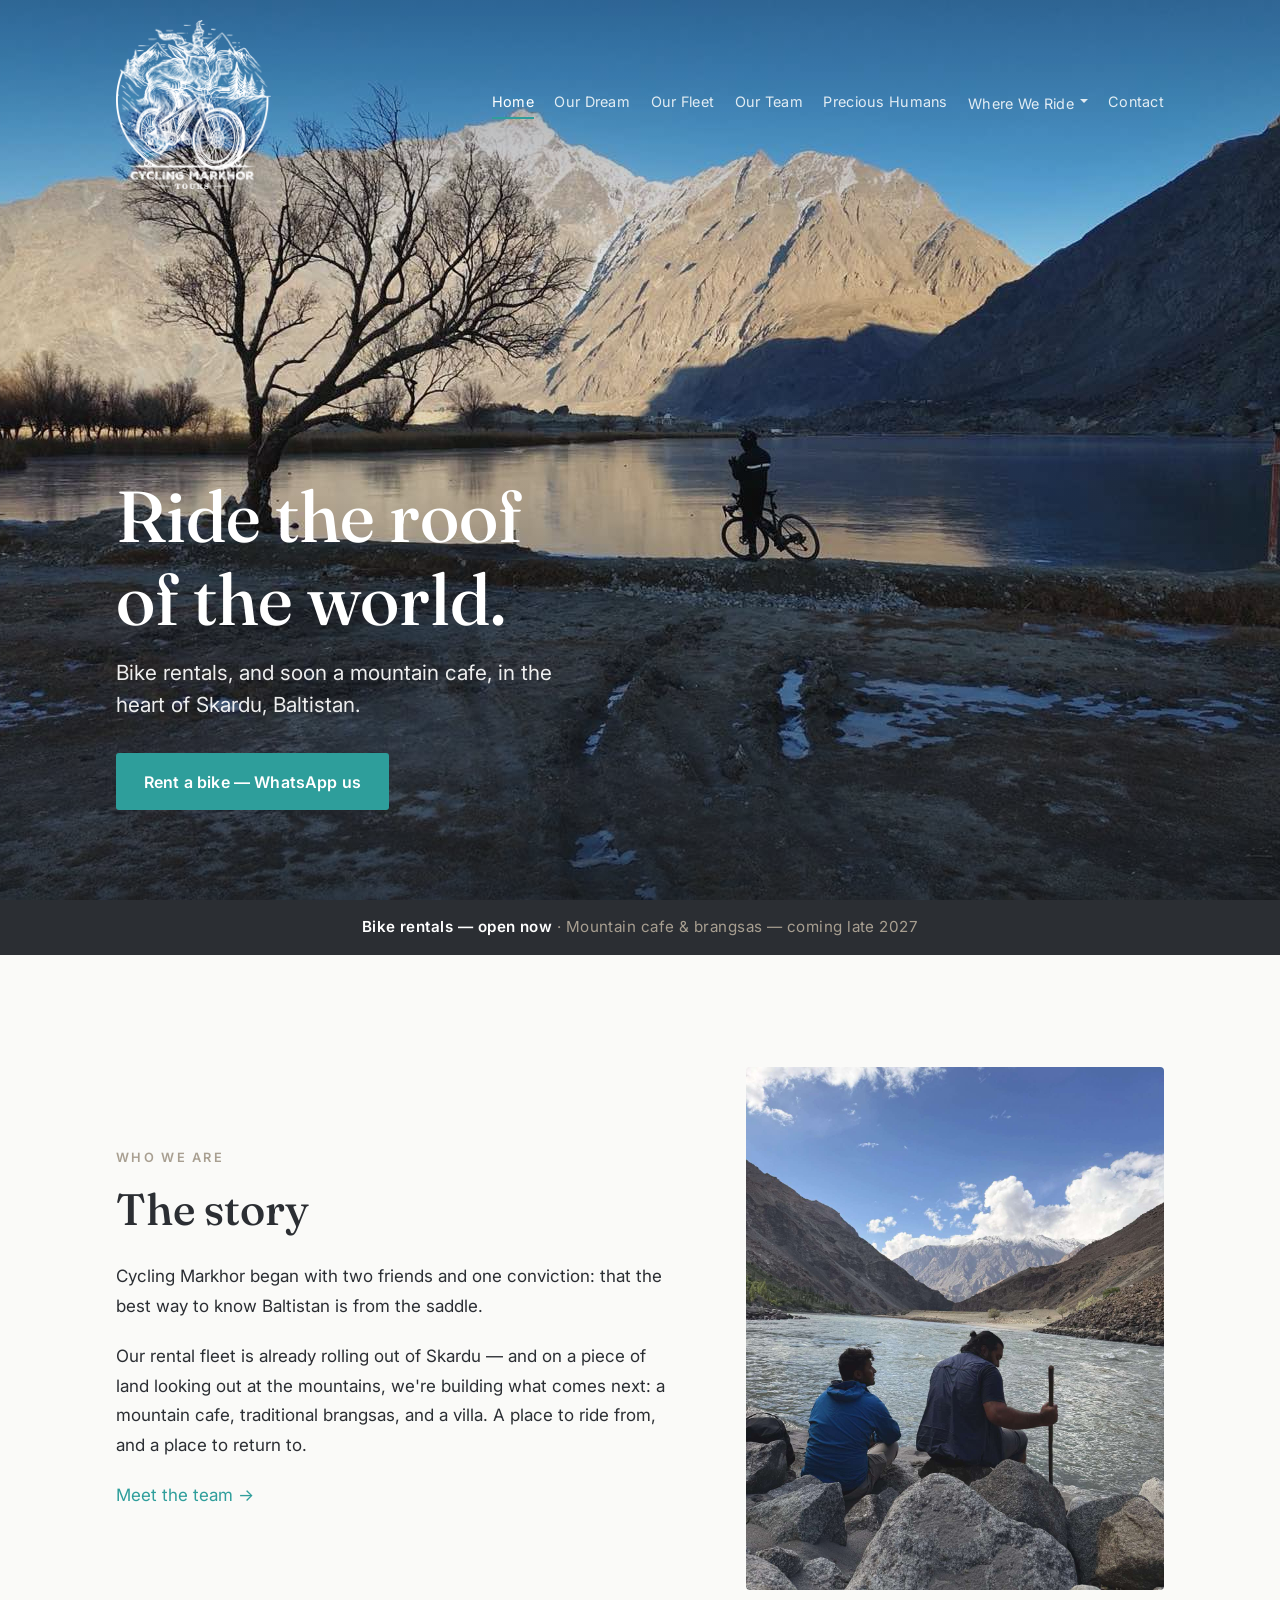
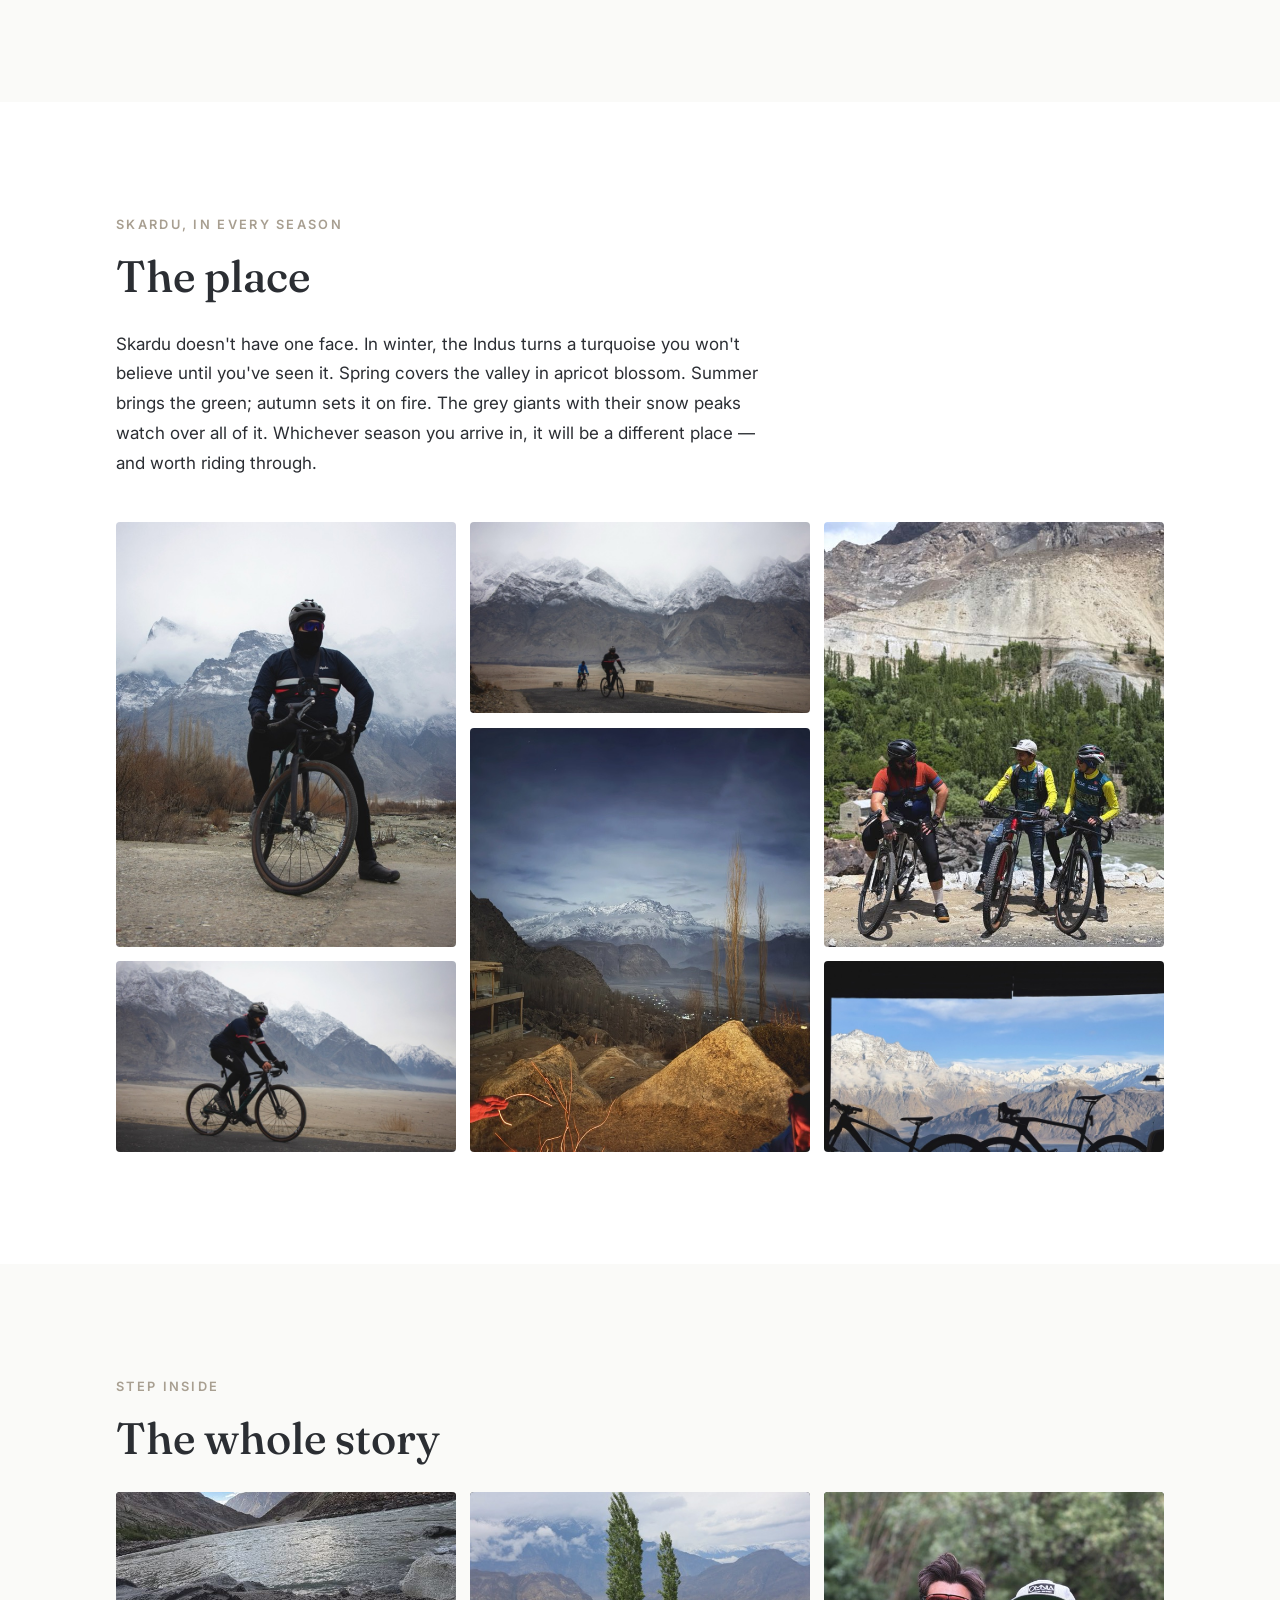
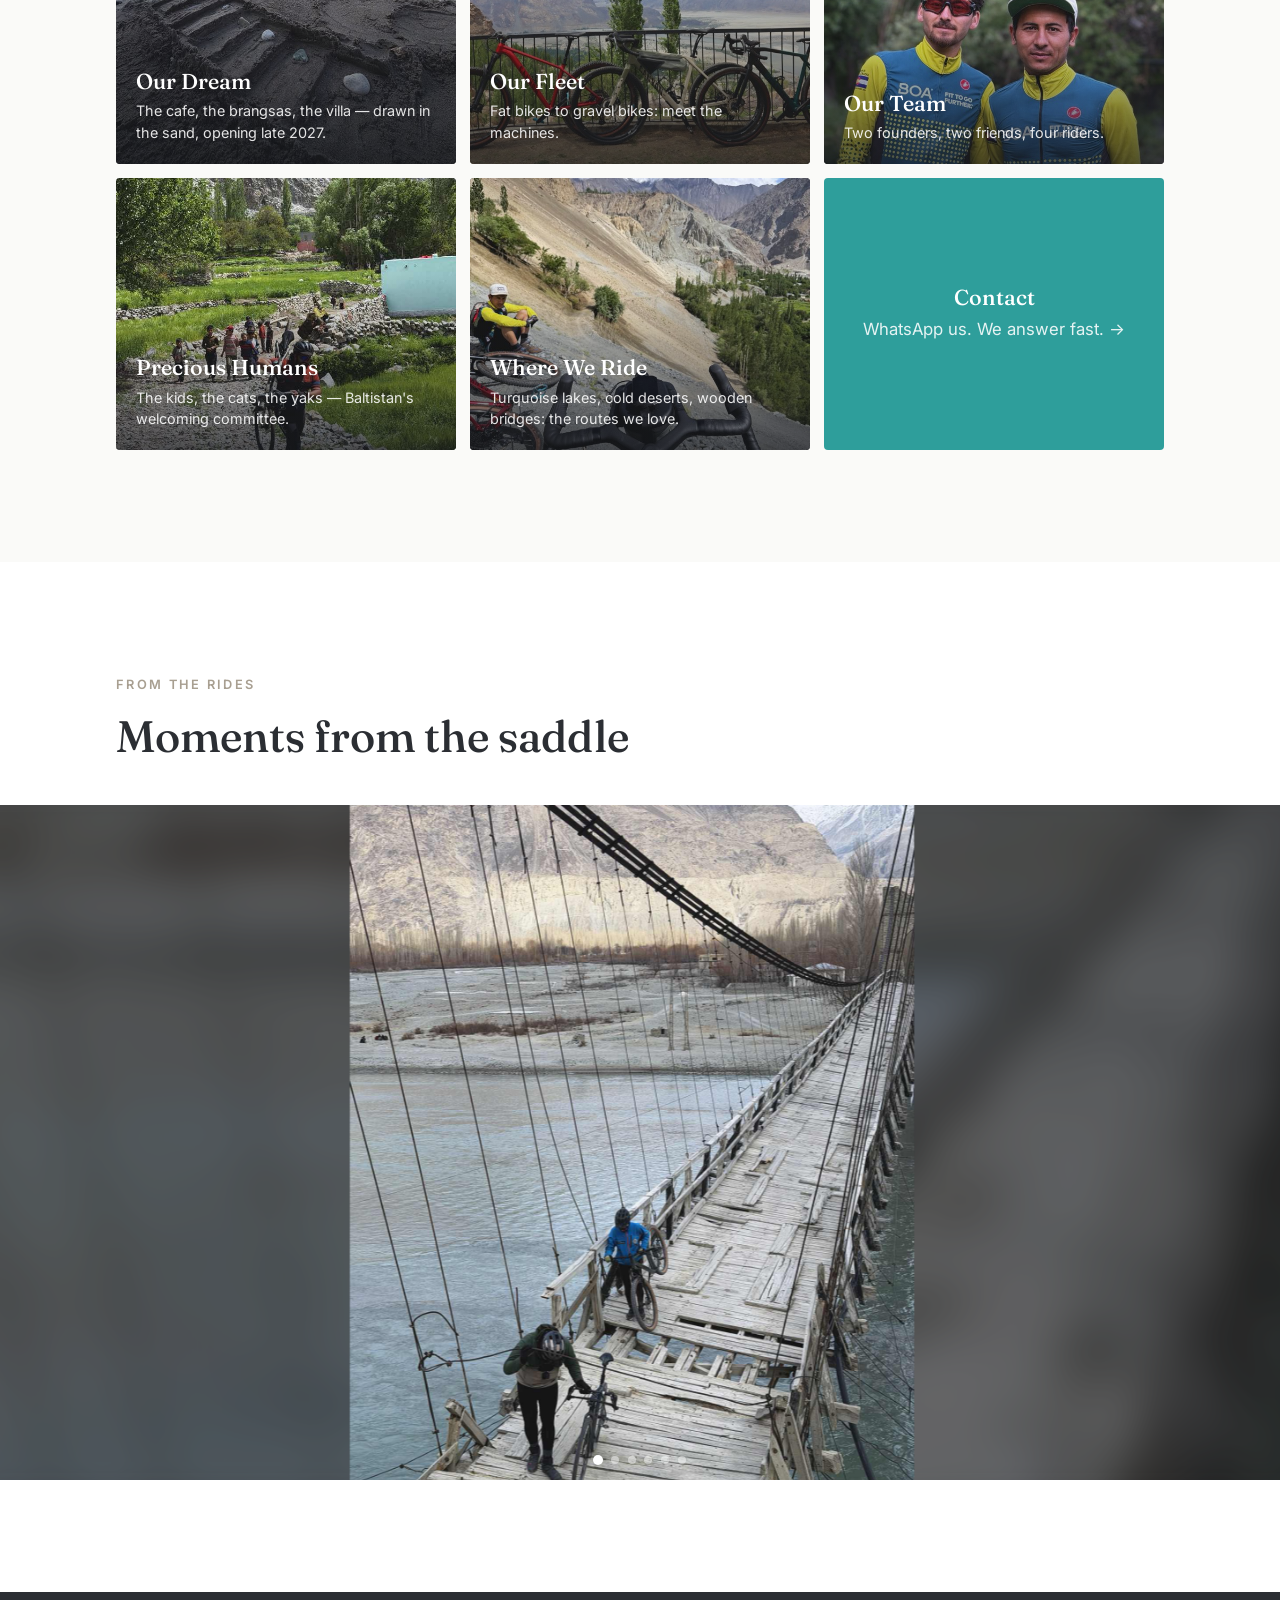
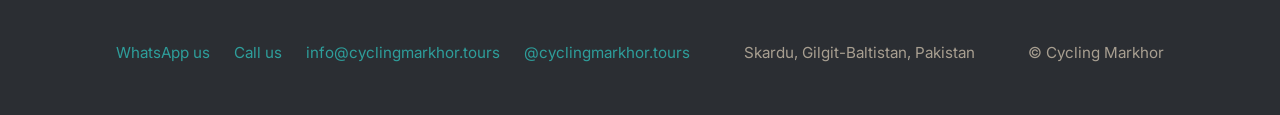
<file: index.html>
<!DOCTYPE html>
<html lang="en">
<head>
  <meta charset="UTF-8">
  <meta name="viewport" content="width=device-width, initial-scale=1">
  <title>Cycling Markhor — Bike rentals in Skardu, Baltistan</title>
  <meta name="description" content="Ride the roof of the world. Bike rentals, and soon a mountain cafe, in the heart of Skardu, Baltistan.">
  <meta property="og:title" content="Cycling Markhor — Bike rentals in Skardu, Baltistan">
  <meta property="og:description" content="Ride the roof of the world. Bike rentals, and soon a mountain cafe, in the heart of Skardu, Baltistan.">
  <meta property="og:image" content="https://cyclingmarkhor.com/assets/vid/blind-lake-poster.jpg">
  <link rel="preconnect" href="https://fonts.googleapis.com">
  <link rel="preconnect" href="https://fonts.gstatic.com" crossorigin>
  <link href="https://fonts.googleapis.com/css2?family=Fraunces:opsz,wght@9..144,400;9..144,500;9..144,600&family=Inter:wght@400;500;600&display=swap" rel="stylesheet">
  <link rel="icon" type="image/png" href="assets/brand/favicon.png">
  <link rel="apple-touch-icon" href="assets/brand/apple-touch-icon.png">
  <link rel="stylesheet" href="css/style.css">
</head>
<body>

  <header class="site-header">
    <div class="wrap">
      <a class="logo" href="index.html"><img src="assets/brand/logo-light.png" alt="Cycling Markhor" width="320" height="348"></a>
      <button class="nav-toggle" aria-label="Menu" aria-expanded="false"><span></span><span></span><span></span></button>
      <nav class="site-nav">
        <a href="index.html" aria-current="page">Home</a>
        <a href="our-dream.html">Our Dream</a>
        <a href="our-fleet.html">Our Fleet</a>
        <a href="our-team.html">Our Team</a>
        <a href="our-precious-humans.html">Precious Humans</a>
        <div class="nav-item">
          <a href="where-we-ride.html">Where We Ride</a>
          <div class="nav-dropdown">
            <a href="where-we-ride.html">All rides</a>
            <a href="rides/kharmang-valley.html">Kharmang Valley</a>
            <a href="rides/shigar-valley.html">Shigar Valley</a>
            <a href="rides/upper-kachura.html">Upper Kachura</a>
            <a href="rides/ghundus-valley.html">Ghundus Valley</a>
            <a href="rides/hussainabad-broq.html">Hussainabad's Broq</a>
          </div>
        </div>
        <a href="contact.html">Contact</a>
      </nav>
    </div>
  </header>

  <!-- Hero: 10-clip video reel (js/reel.js). Poster of clip 1 paints first. -->
  <section class="hero" data-clips="assets/vid/blind-lake.mp4,
    assets/vid/broko-and-chocolate-rocks.mp4,
    assets/vid/pov-into-shigar.mp4,
    assets/vid/khamosh-waterfall.mp4,
    assets/vid/sarfaranga-desert.mp4,
    assets/vid/hassnain-crossing-bridge.mp4,
    assets/vid/shigar.mp4,
    assets/vid/cycling-towards-gulabpur.mp4,
    assets/vid/riding-towards-kachura.mp4,
    assets/vid/view-from-broq.mp4">
    <img class="hero-poster" src="assets/vid/blind-lake-poster.jpg" alt="Blind Lake holding the mountains upside down in its turquoise mirror" fetchpriority="high">
    <div class="hero-shade"></div>
    <div class="hero-content">
      <div class="wrap">
        <h1>Ride the roof of the world.</h1>
        <p class="subline">Bike rentals, and soon a mountain cafe, in the heart of Skardu, Baltistan.</p>
        <a class="btn" href="https://wa.me/923554437090">Rent a bike — WhatsApp us</a>
      </div>
    </div>
  </section>

  <div class="status-strip">
    <strong>Bike rentals — open now</strong> · Mountain cafe &amp; brangsas — coming late 2027
  </div>

  <section class="section" id="story">
    <div class="wrap story-grid">
      <div>
        <span class="kicker">Who we are</span>
        <h2>The story</h2>
        <p>Cycling Markhor began with two friends and one conviction: that the best way to know Baltistan is from the saddle.</p>
        <p>Our rental fleet is already rolling out of Skardu — and on a piece of land looking out at the mountains, we're building what comes next: a mountain cafe, traditional brangsas, and a villa. A place to ride from, and a place to return to.</p>
        <p><a href="our-team.html">Meet the team →</a></p>
      </div>
      <img src="assets/img/nauman-and-hassnain-4.jpg" alt="The two founders sitting together on the rocks by the river" loading="lazy" width="1280" height="1600">
    </div>
  </section>

  <section class="section section--seasons" id="place">
    <div class="wrap">
      <span class="kicker">Skardu, in every season</span>
      <h2>The place</h2>
      <p class="lede">Skardu doesn't have one face. In winter, the Indus turns a turquoise you won't believe until you've seen it. Spring covers the valley in apricot blossom. Summer brings the green; autumn sets it on fire. The grey giants with their snow peaks watch over all of it. Whichever season you arrive in, it will be a different place — and worth riding through.</p>
      <div class="collage">
        <div class="collage-col">
          <img class="tall" src="assets/img/thumbs/nauman-in-shigar.jpg" alt="A rider in Shigar with snow-dusted peaks behind" loading="lazy" width="640" height="800">
          <img class="wide" src="assets/img/thumbs/nauman-with-sarfaranga-in-background.jpg" alt="The Sarfaranga cold desert stretching out beneath the peaks" loading="lazy" width="800" height="450">
        </div>
        <div class="collage-col">
          <img class="wide" src="assets/img/thumbs/nauman-and-ejju-climbing-to-shigar.jpg" alt="Two riders climbing the road to Shigar" loading="lazy" width="800" height="450">
          <img class="tall" src="assets/img/thumbs/night-view-from-broq.jpg" alt="Village lights at night seen from the broq above" loading="lazy" width="640" height="800">
        </div>
        <div class="collage-col">
          <img class="tall" src="assets/img/thumbs/nauman-broko-and-ejju-2.jpg" alt="Three riders pausing together on the road" loading="lazy" width="640" height="800">
          <img class="wide" src="assets/img/thumbs/bikes-inside-mountains-inside.jpg" alt="Bikes sheltered with the mountains behind" loading="lazy" width="800" height="450">
        </div>
      </div>
    </div>
  </section>

  <section class="section" id="explore">
    <div class="wrap">
      <span class="kicker">Step inside</span>
      <h2>The whole story</h2>
      <div class="explore-grid">
        <a class="explore-card" href="our-dream.html">
          <img class="pos-bottom" src="assets/img/thumbs/brangsas-from-dream-to-sand-1.jpg" alt="The plan for the cafe and brangsas drawn into the sand" loading="lazy" width="640" height="800">
          <div class="explore-card-text">
            <h3>Our Dream</h3>
            <p>The cafe, the brangsas, the villa — drawn in the sand, opening late 2027.</p>
          </div>
        </a>
        <a class="explore-card" href="our-fleet.html">
          <img src="assets/img/thumbs/canyon-fleet-1.jpg" alt="The Canyon fleet lined up together" loading="lazy" width="800" height="450">
          <div class="explore-card-text">
            <h3>Our Fleet</h3>
            <p>Fat bikes to gravel bikes: meet the machines.</p>
          </div>
        </a>
        <a class="explore-card" href="our-team.html">
          <img src="assets/img/thumbs/le-ejju-and-broko.jpg" alt="Ejju and Broko posing with their bikes" loading="lazy" width="640" height="800">
          <div class="explore-card-text">
            <h3>Our Team</h3>
            <p>Two founders, two friends, four riders.</p>
          </div>
        </a>
        <a class="explore-card" href="our-precious-humans.html">
          <img src="assets/img/thumbs/nauman-and-kids-2.jpg" alt="A rider surrounded by smiling village kids" loading="lazy" width="640" height="800">
          <div class="explore-card-text">
            <h3>Precious Humans</h3>
            <p>The kids, the cats, the yaks — Baltistan's welcoming committee.</p>
          </div>
        </a>
        <a class="explore-card" href="where-we-ride.html">
          <img src="assets/img/thumbs/grizl-pov.jpg" alt="Handlebar view of a gravel road heading into the mountains" loading="lazy" width="640" height="800">
          <div class="explore-card-text">
            <h3>Where We Ride</h3>
            <p>Turquoise lakes, cold deserts, wooden bridges: the routes we love.</p>
          </div>
        </a>
        <a class="explore-card explore-card--contact" href="contact.html">
          <div class="explore-card-text">
            <h3>Contact</h3>
            <p>WhatsApp us. We answer fast. →</p>
          </div>
        </a>
      </div>
    </div>
  </section>

  <section class="section section--seasons" id="moments">
    <div class="wrap">
      <span class="kicker">From the rides</span>
      <h2>Moments from the saddle</h2>
    </div>
    <div class="slideshow" role="region" aria-roledescription="carousel" aria-label="Moments from the saddle"
      data-slides="assets/img/nauman-and-ejju-dangerous-river-crossing.jpg,
        assets/img/yak-attack.jpg,
        assets/img/nauman-with-sarfaranga-in-background-1.jpg,
        assets/img/hassnain-loading-bicycle-in-upper-kachura.jpg,
        assets/img/ejju-broko-and-nauman-riding-towards-sildi.jpg,
        assets/img/nauman-and-kids-1.jpg"
      data-alts="Two riders carrying bikes across a wire bridge over the river|A yak holding its ground on the road as riders wait|A cyclist above the Sarfaranga cold desert|Loading a bicycle by the stairs at Upper Kachura|Three riders on the road to Sildi|Village kids escorting a rider up the path">
      <div class="slide is-visible">
        <img class="slide-bg" src="assets/img/nauman-and-ejju-dangerous-river-crossing.jpg" alt="" aria-hidden="true" loading="lazy">
        <img class="slide-fg" src="assets/img/nauman-and-ejju-dangerous-river-crossing.jpg" alt="Two riders carrying bikes across a wire bridge over the river" loading="lazy" width="1280" height="1600">
      </div>
    </div>
  </section>

  <footer class="site-footer">
    <div class="wrap">
      <div class="footer-links">
        <a href="https://wa.me/923554437090">WhatsApp us</a>
        <a href="tel:+923554437090">Call us</a>
        <a href="mailto:info@cyclingmarkhor.tours">info@cyclingmarkhor.tours</a>
        <a href="https://instagram.com/cyclingmarkhor.tours">@cyclingmarkhor.tours</a>
      </div>
      <span>Skardu, Gilgit-Baltistan, Pakistan</span>
      <span>© Cycling Markhor</span>
    </div>
  </footer>

  <script src="js/reel.js"></script>
  <script src="js/site.js"></script>
</body>
</html>
</file>
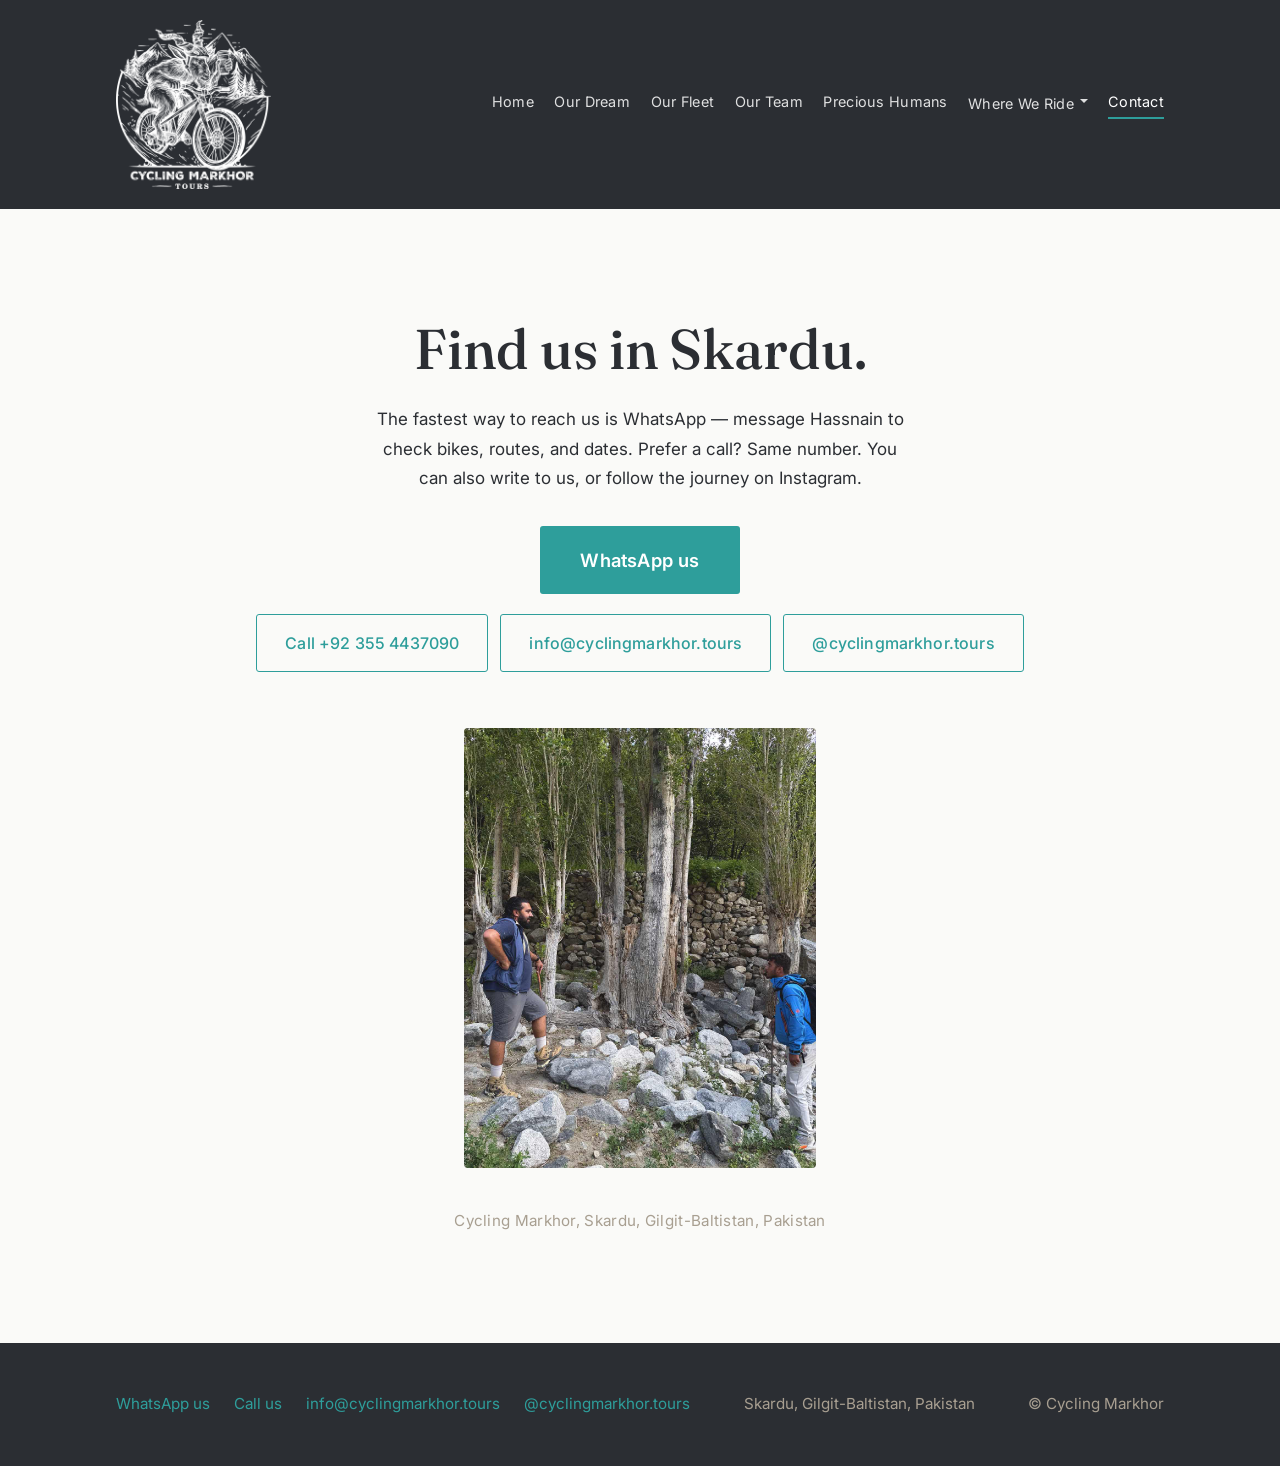
<file: contact.html>
<!DOCTYPE html>
<html lang="en">
<head>
  <meta charset="UTF-8">
  <meta name="viewport" content="width=device-width, initial-scale=1">
  <title>Contact — Cycling Markhor</title>
  <meta name="description" content="WhatsApp, call, email or Instagram — find Cycling Markhor in Skardu, Gilgit-Baltistan.">
  <meta property="og:title" content="Contact — Cycling Markhor">
  <meta property="og:description" content="WhatsApp, call, email or Instagram — find Cycling Markhor in Skardu, Gilgit-Baltistan.">
  <meta property="og:image" content="https://cyclingmarkhor.com/assets/img/nauman-and-hassnain-3.jpg">
  <link rel="preconnect" href="https://fonts.googleapis.com">
  <link rel="preconnect" href="https://fonts.gstatic.com" crossorigin>
  <link href="https://fonts.googleapis.com/css2?family=Fraunces:opsz,wght@9..144,400;9..144,500;9..144,600&family=Inter:wght@400;500;600&display=swap" rel="stylesheet">
  <link rel="icon" type="image/png" href="assets/brand/favicon.png">
  <link rel="apple-touch-icon" href="assets/brand/apple-touch-icon.png">
  <link rel="stylesheet" href="css/style.css">
</head>
<body>

  <header class="site-header site-header--solid">
    <div class="wrap">
      <a class="logo" href="index.html"><img src="assets/brand/logo-light.png" alt="Cycling Markhor" width="320" height="348"></a>
      <button class="nav-toggle" aria-label="Menu" aria-expanded="false"><span></span><span></span><span></span></button>
      <nav class="site-nav">
        <a href="index.html">Home</a>
        <a href="our-dream.html">Our Dream</a>
        <a href="our-fleet.html">Our Fleet</a>
        <a href="our-team.html">Our Team</a>
        <a href="our-precious-humans.html">Precious Humans</a>
        <div class="nav-item">
          <a href="where-we-ride.html">Where We Ride</a>
          <div class="nav-dropdown">
            <a href="where-we-ride.html">All rides</a>
            <a href="rides/kharmang-valley.html">Kharmang Valley</a>
            <a href="rides/shigar-valley.html">Shigar Valley</a>
            <a href="rides/upper-kachura.html">Upper Kachura</a>
            <a href="rides/ghundus-valley.html">Ghundus Valley</a>
            <a href="rides/hussainabad-broq.html">Hussainabad's Broq</a>
          </div>
        </div>
        <a href="contact.html" aria-current="page">Contact</a>
      </nav>
    </div>
  </header>

  <main class="contact-main">
    <div class="wrap">
      <h1>Find us in Skardu.</h1>
      <p class="contact-body">The fastest way to reach us is WhatsApp — message Hassnain to check bikes, routes, and dates. Prefer a call? Same number. You can also write to us, or follow the journey on Instagram.</p>
      <div class="contact-actions">
        <a class="btn btn--big" href="https://wa.me/923554437090">WhatsApp us</a>
        <div class="contact-actions-row">
          <a class="btn btn--ghost" href="tel:+923554437090">Call +92 355 4437090</a>
          <a class="btn btn--ghost" href="mailto:info@cyclingmarkhor.tours">info@cyclingmarkhor.tours</a>
          <a class="btn btn--ghost" href="https://instagram.com/cyclingmarkhor.tours">@cyclingmarkhor.tours</a>
        </div>
      </div>
      <figure class="contact-strip">
        <img src="assets/img/nauman-and-hassnain-3.jpg" alt="The two founders together in Skardu" loading="lazy" width="1280" height="1600">
      </figure>
      <p class="location">Cycling Markhor, Skardu, Gilgit-Baltistan, Pakistan</p>
    </div>
  </main>

  <footer class="site-footer">
    <div class="wrap">
      <div class="footer-links">
        <a href="https://wa.me/923554437090">WhatsApp us</a>
        <a href="tel:+923554437090">Call us</a>
        <a href="mailto:info@cyclingmarkhor.tours">info@cyclingmarkhor.tours</a>
        <a href="https://instagram.com/cyclingmarkhor.tours">@cyclingmarkhor.tours</a>
      </div>
      <span>Skardu, Gilgit-Baltistan, Pakistan</span>
      <span>© Cycling Markhor</span>
    </div>
  </footer>

  <script src="js/site.js"></script>
</body>
</html>
</file>
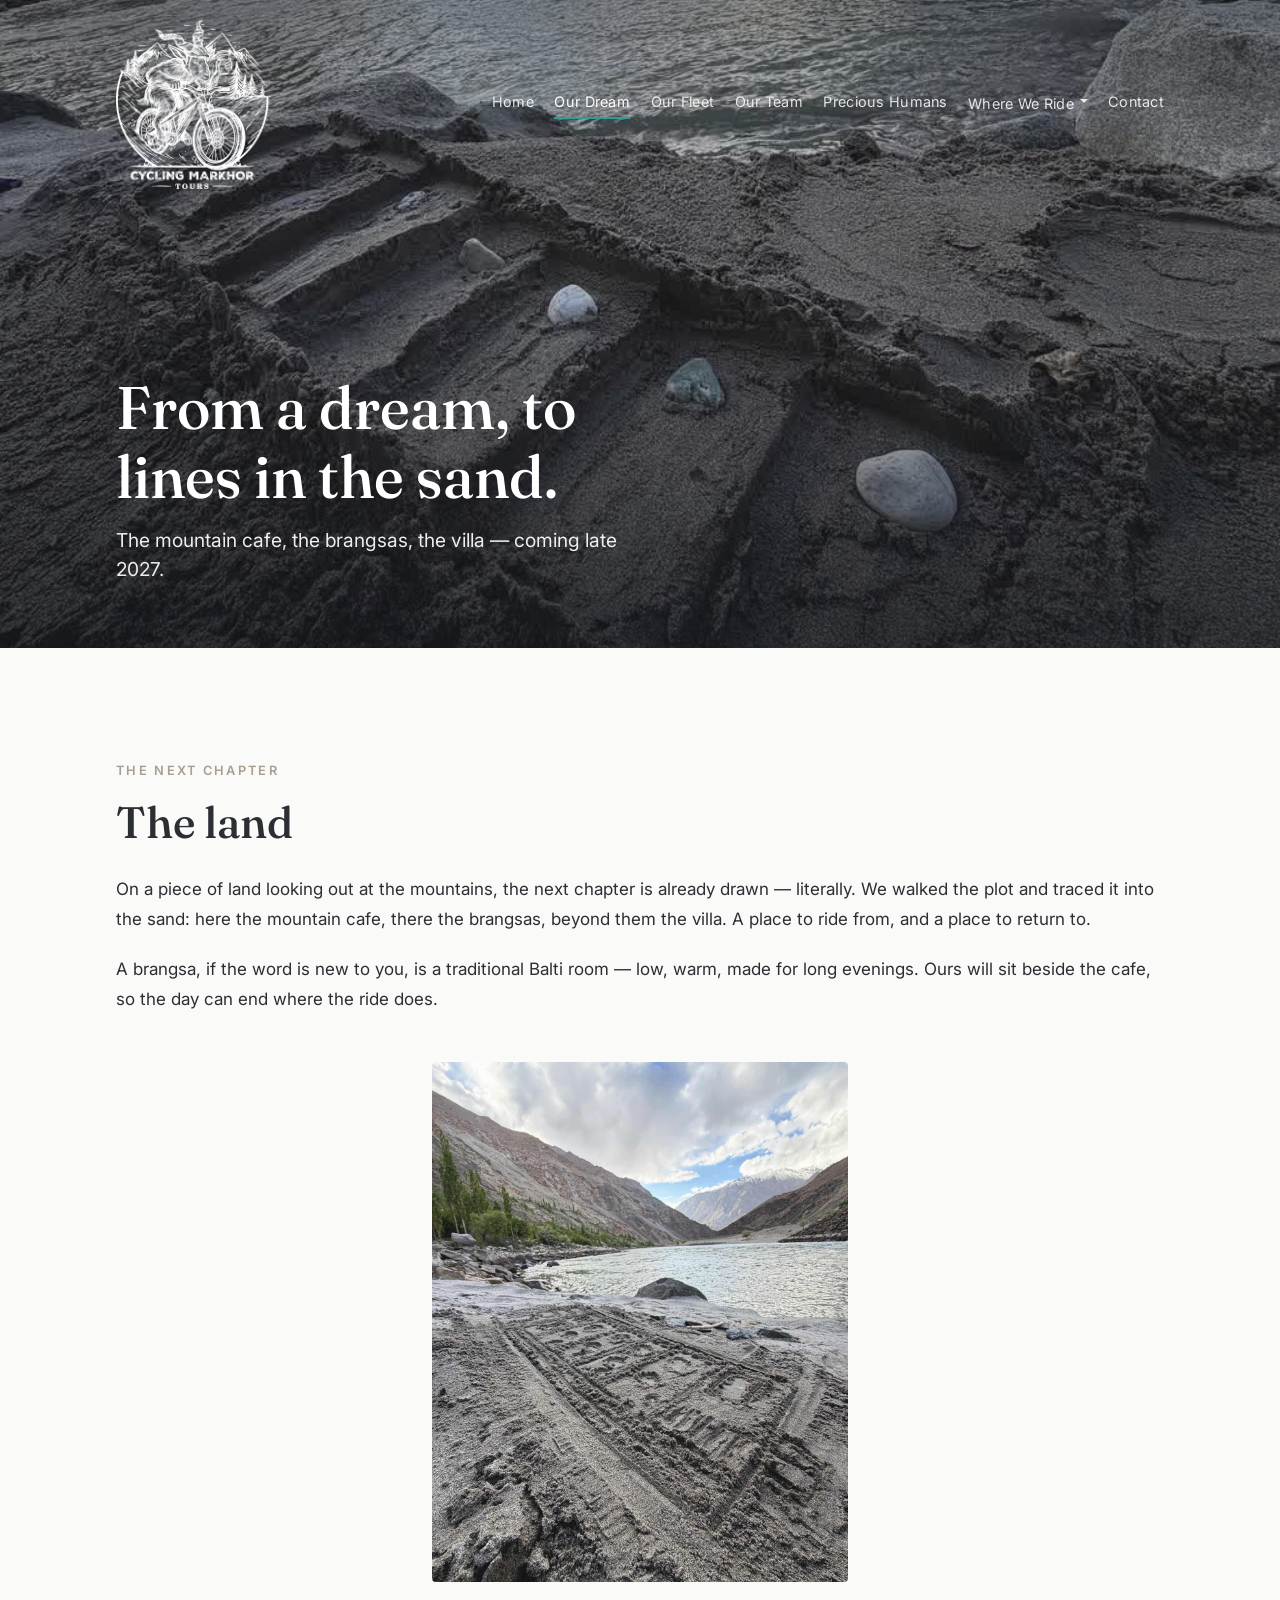
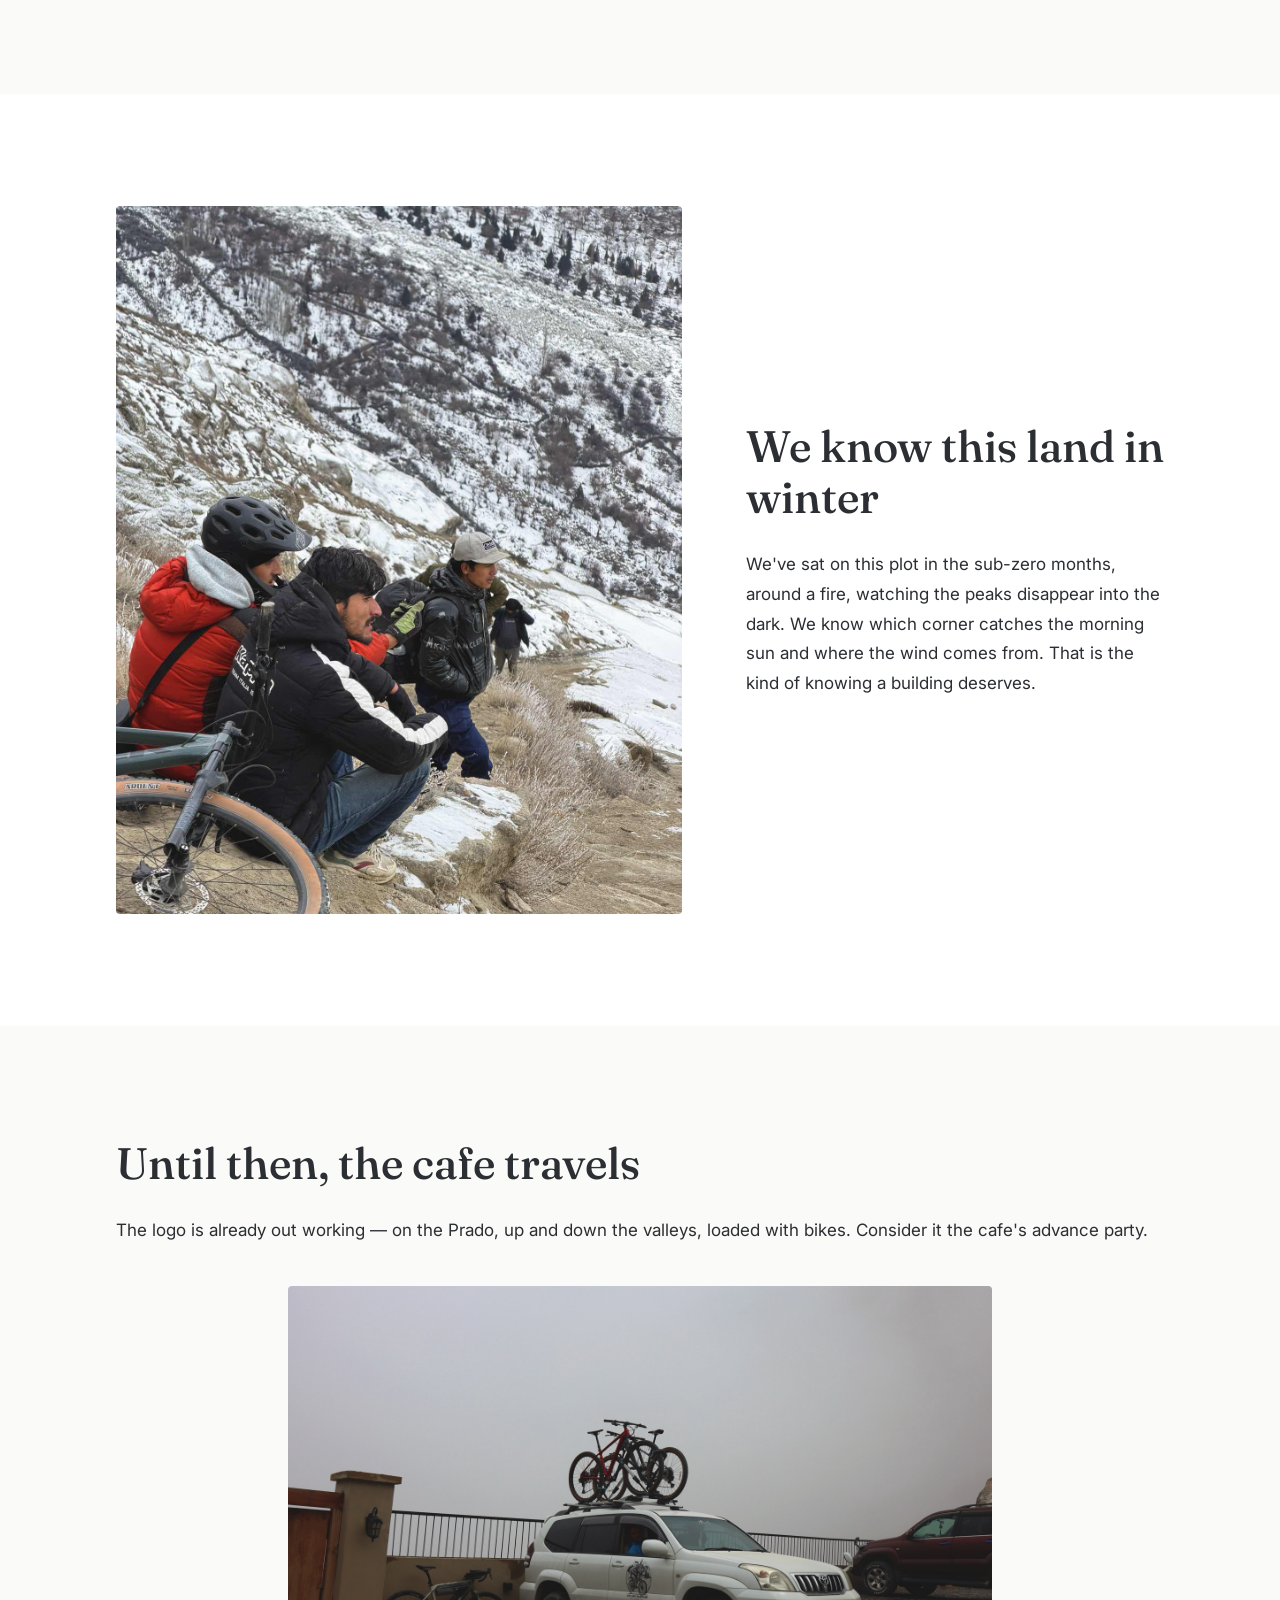
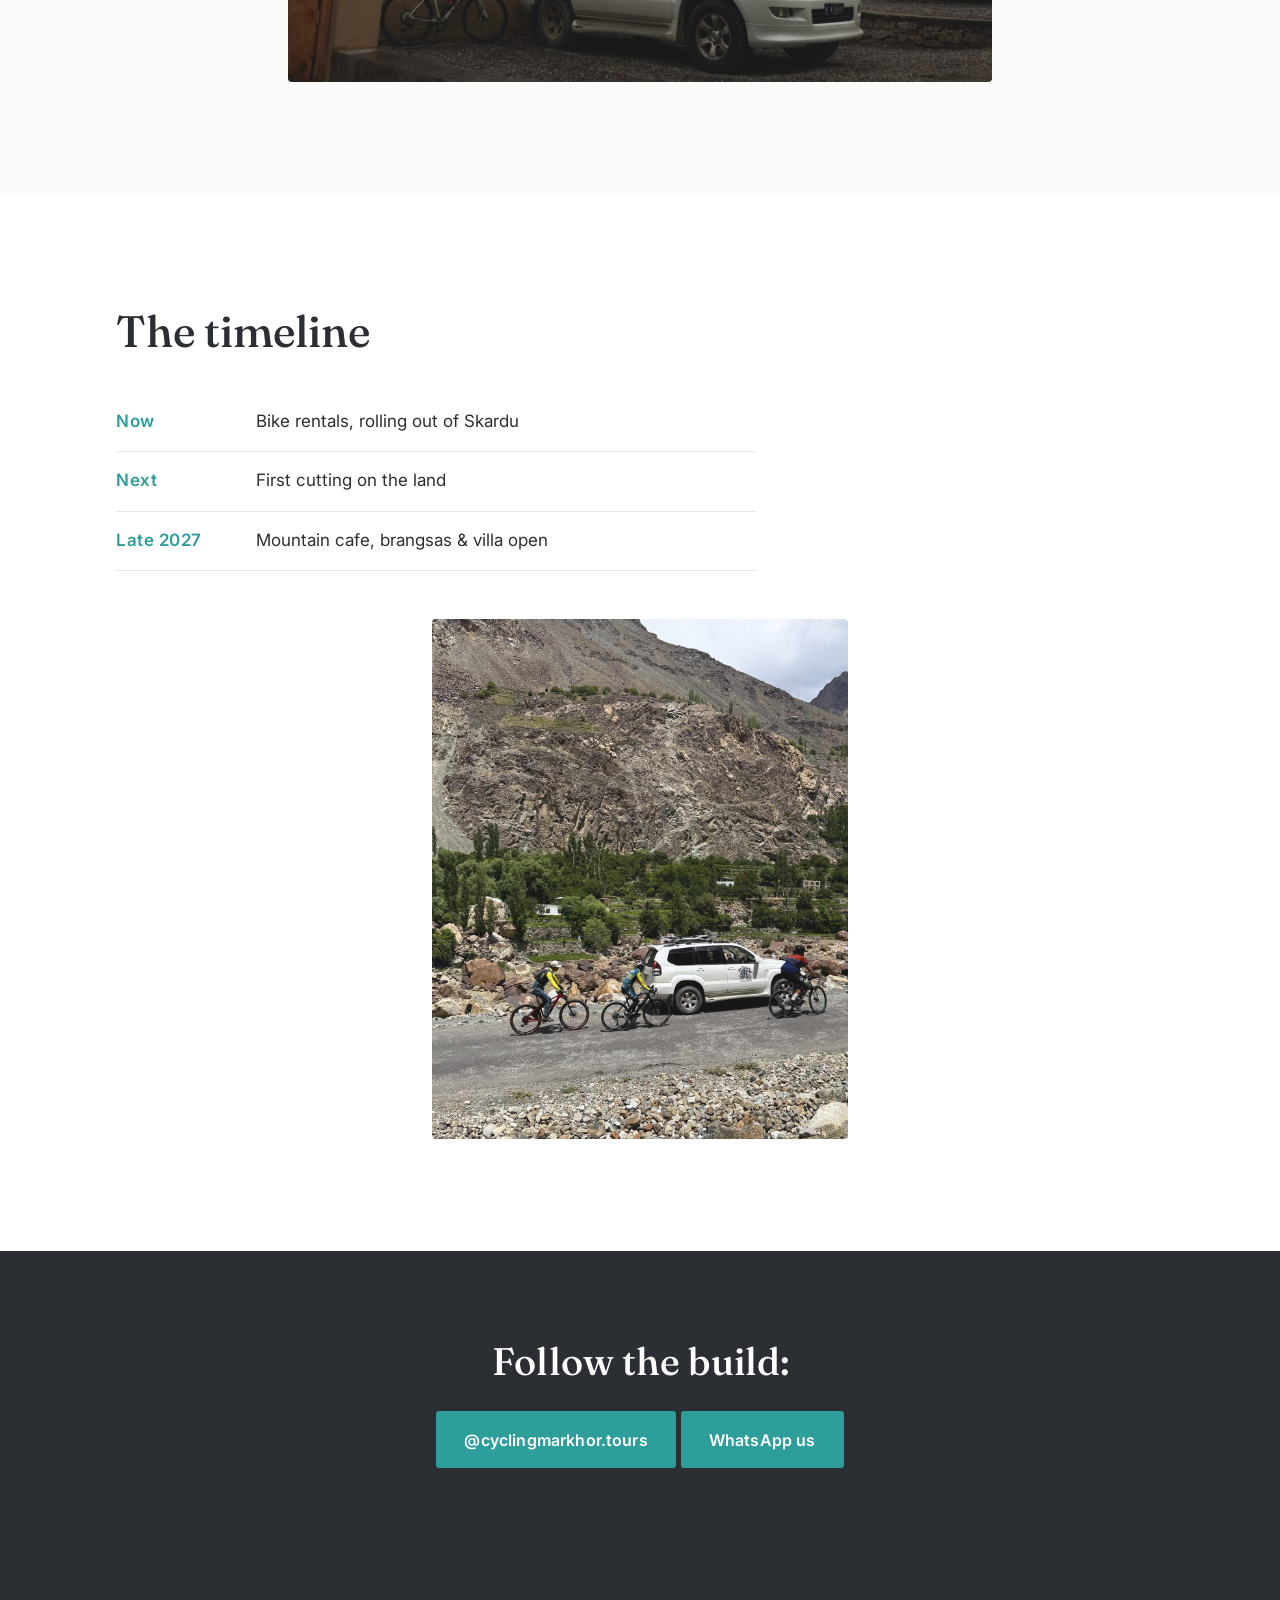
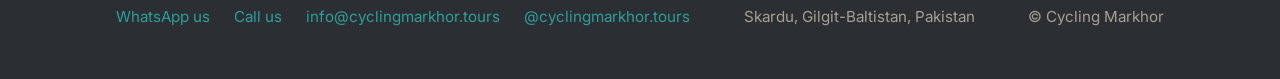
<file: our-dream.html>
<!DOCTYPE html>
<html lang="en">
<head>
  <meta charset="UTF-8">
  <meta name="viewport" content="width=device-width, initial-scale=1">
  <title>Our Dream — Cycling Markhor</title>
  <meta name="description" content="A mountain cafe, traditional brangsas and a villa above Skardu — drawn in the sand, opening late 2027.">
  <meta property="og:title" content="Our Dream — Cycling Markhor">
  <meta property="og:description" content="A mountain cafe, traditional brangsas and a villa above Skardu — drawn in the sand, opening late 2027.">
  <meta property="og:image" content="https://cyclingmarkhor.com/assets/img/brangsas-from-dream-to-sand-1.jpg">
  <link rel="preconnect" href="https://fonts.googleapis.com">
  <link rel="preconnect" href="https://fonts.gstatic.com" crossorigin>
  <link href="https://fonts.googleapis.com/css2?family=Fraunces:opsz,wght@9..144,400;9..144,500;9..144,600&family=Inter:wght@400;500;600&display=swap" rel="stylesheet">
  <link rel="icon" type="image/png" href="assets/brand/favicon.png">
  <link rel="apple-touch-icon" href="assets/brand/apple-touch-icon.png">
  <link rel="stylesheet" href="css/style.css">
</head>
<body>

  <header class="site-header">
    <div class="wrap">
      <a class="logo" href="index.html"><img src="assets/brand/logo-light.png" alt="Cycling Markhor" width="320" height="348"></a>
      <button class="nav-toggle" aria-label="Menu" aria-expanded="false"><span></span><span></span><span></span></button>
      <nav class="site-nav">
        <a href="index.html">Home</a>
        <a href="our-dream.html" aria-current="page">Our Dream</a>
        <a href="our-fleet.html">Our Fleet</a>
        <a href="our-team.html">Our Team</a>
        <a href="our-precious-humans.html">Precious Humans</a>
        <div class="nav-item">
          <a href="where-we-ride.html">Where We Ride</a>
          <div class="nav-dropdown">
            <a href="where-we-ride.html">All rides</a>
            <a href="rides/kharmang-valley.html">Kharmang Valley</a>
            <a href="rides/shigar-valley.html">Shigar Valley</a>
            <a href="rides/upper-kachura.html">Upper Kachura</a>
            <a href="rides/ghundus-valley.html">Ghundus Valley</a>
            <a href="rides/hussainabad-broq.html">Hussainabad's Broq</a>
          </div>
        </div>
        <a href="contact.html">Contact</a>
      </nav>
    </div>
  </header>

  <section class="page-hero">
    <img class="page-hero-media page-hero-media--low" src="assets/img/brangsas-from-dream-to-sand-1.jpg"
      srcset="assets/img/brangsas-from-dream-to-sand-1-1280.jpg 1280w, assets/img/brangsas-from-dream-to-sand-1.jpg 1600w, assets/img/brangsas-from-dream-to-sand-1-2560.jpg 2560w"
      sizes="100vw" alt="The plan for the cafe and brangsas traced into the sand of the plot" fetchpriority="high">
    <div class="hero-shade"></div>
    <div class="page-hero-content">
      <div class="wrap">
        <h1>From a dream, to lines in the sand.</h1>
        <p class="subline">The mountain cafe, the brangsas, the villa — coming late 2027.</p>
      </div>
    </div>
  </section>

  <section class="section">
    <div class="wrap">
      <span class="kicker">The next chapter</span>
      <h2>The land</h2>
      <p>On a piece of land looking out at the mountains, the next chapter is already drawn — literally. We walked the plot and traced it into the sand: here the mountain cafe, there the brangsas, beyond them the villa. A place to ride from, and a place to return to.</p>
      <p>A brangsa, if the word is new to you, is a traditional Balti room — low, warm, made for long evenings. Ours will sit beside the cafe, so the day can end where the ride does.</p>
      <figure class="media-center">
        <img src="assets/img/brangsas-from-dream-to-sand-2.jpg" alt="The plan drawn in the sand beside the river" loading="lazy" width="1280" height="1600">
      </figure>
    </div>
  </section>

  <section class="section section--seasons">
    <div class="wrap story-grid">
      <img src="assets/img/hassnain-arsalan-and-broko.jpg" alt="Arsalan sitting with Hassnain and Broko on a frozen slope" loading="lazy" width="1280" height="1600">
      <div>
        <h2>We know this land in winter</h2>
        <p>We've sat on this plot in the sub-zero months, around a fire, watching the peaks disappear into the dark. We know which corner catches the morning sun and where the wind comes from. That is the kind of knowing a building deserves.</p>
      </div>
    </div>
  </section>

  <section class="section">
    <div class="wrap">
      <h2>Until then, the cafe travels</h2>
      <p class="lede">The logo is already out working — on the Prado, up and down the valleys, loaded with bikes. Consider it the cafe's advance party.</p>
      <div class="media-wide-center">
        <img src="assets/img/cycling-markhor.jpg" alt="Bikes on the roof rack in the morning mist" loading="lazy" width="1600" height="900">
      </div>
    </div>
  </section>

  <section class="section section--seasons">
    <div class="wrap">
      <h2>The timeline</h2>
      <dl class="timeline">
        <div class="timeline-row"><dt>Now</dt><dd>Bike rentals, rolling out of Skardu</dd></div>
        <div class="timeline-row"><dt>Next</dt><dd>First cutting on the land</dd></div>
        <div class="timeline-row"><dt>Late 2027</dt><dd>Mountain cafe, brangsas &amp; villa open</dd></div>
      </dl>
      <figure class="media-center">
        <img src="assets/img/broko-ejju-prado-and-nauman.jpg" alt="Three riders and the Prado on the valley road beneath the cliffs" loading="lazy" width="1280" height="1600">
      </figure>
    </div>
  </section>

  <section class="cta-band">
    <div class="wrap">
      <h2>Follow the build:</h2>
      <p>
        <a class="btn" href="https://instagram.com/cyclingmarkhor.tours">@cyclingmarkhor.tours</a>
        <a class="btn" href="https://wa.me/923554437090">WhatsApp us</a>
      </p>
    </div>
  </section>

  <footer class="site-footer">
    <div class="wrap">
      <div class="footer-links">
        <a href="https://wa.me/923554437090">WhatsApp us</a>
        <a href="tel:+923554437090">Call us</a>
        <a href="mailto:info@cyclingmarkhor.tours">info@cyclingmarkhor.tours</a>
        <a href="https://instagram.com/cyclingmarkhor.tours">@cyclingmarkhor.tours</a>
      </div>
      <span>Skardu, Gilgit-Baltistan, Pakistan</span>
      <span>© Cycling Markhor</span>
    </div>
  </footer>

  <script src="js/site.js"></script>
</body>
</html>
</file>
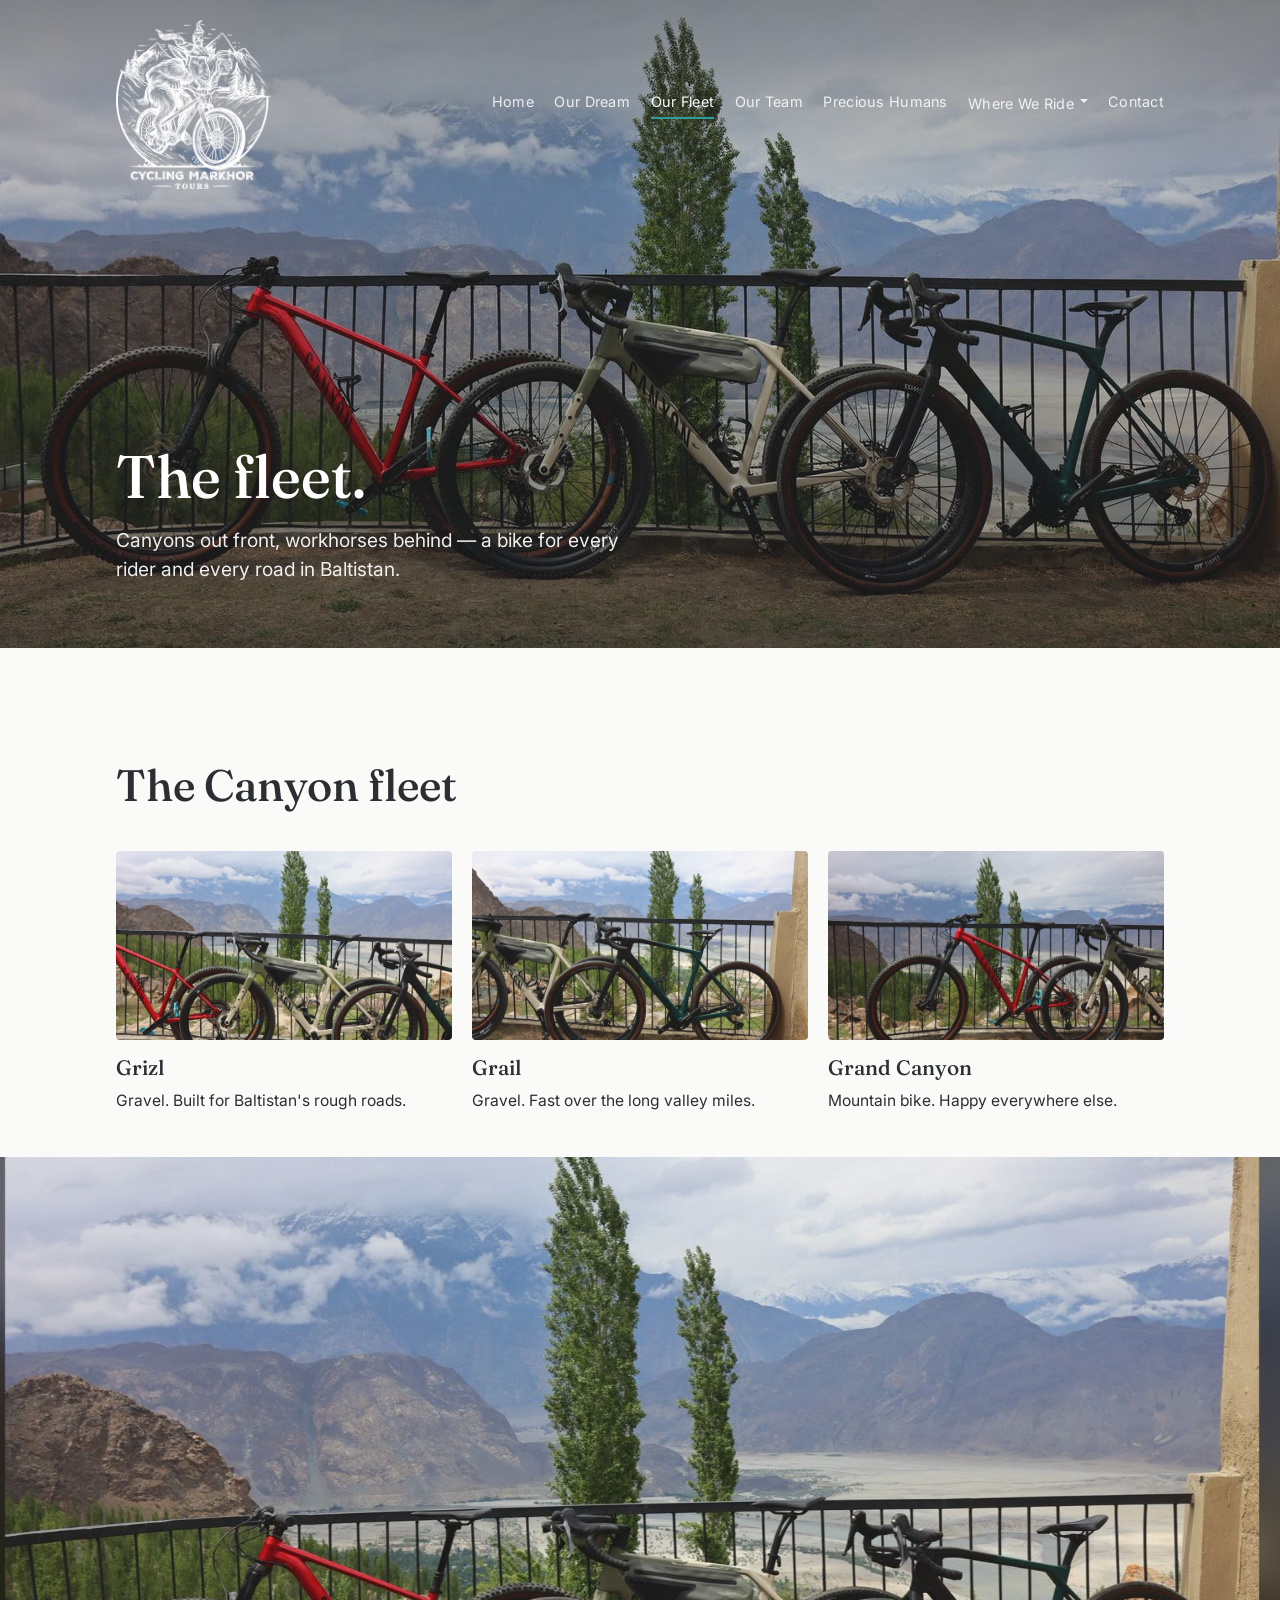
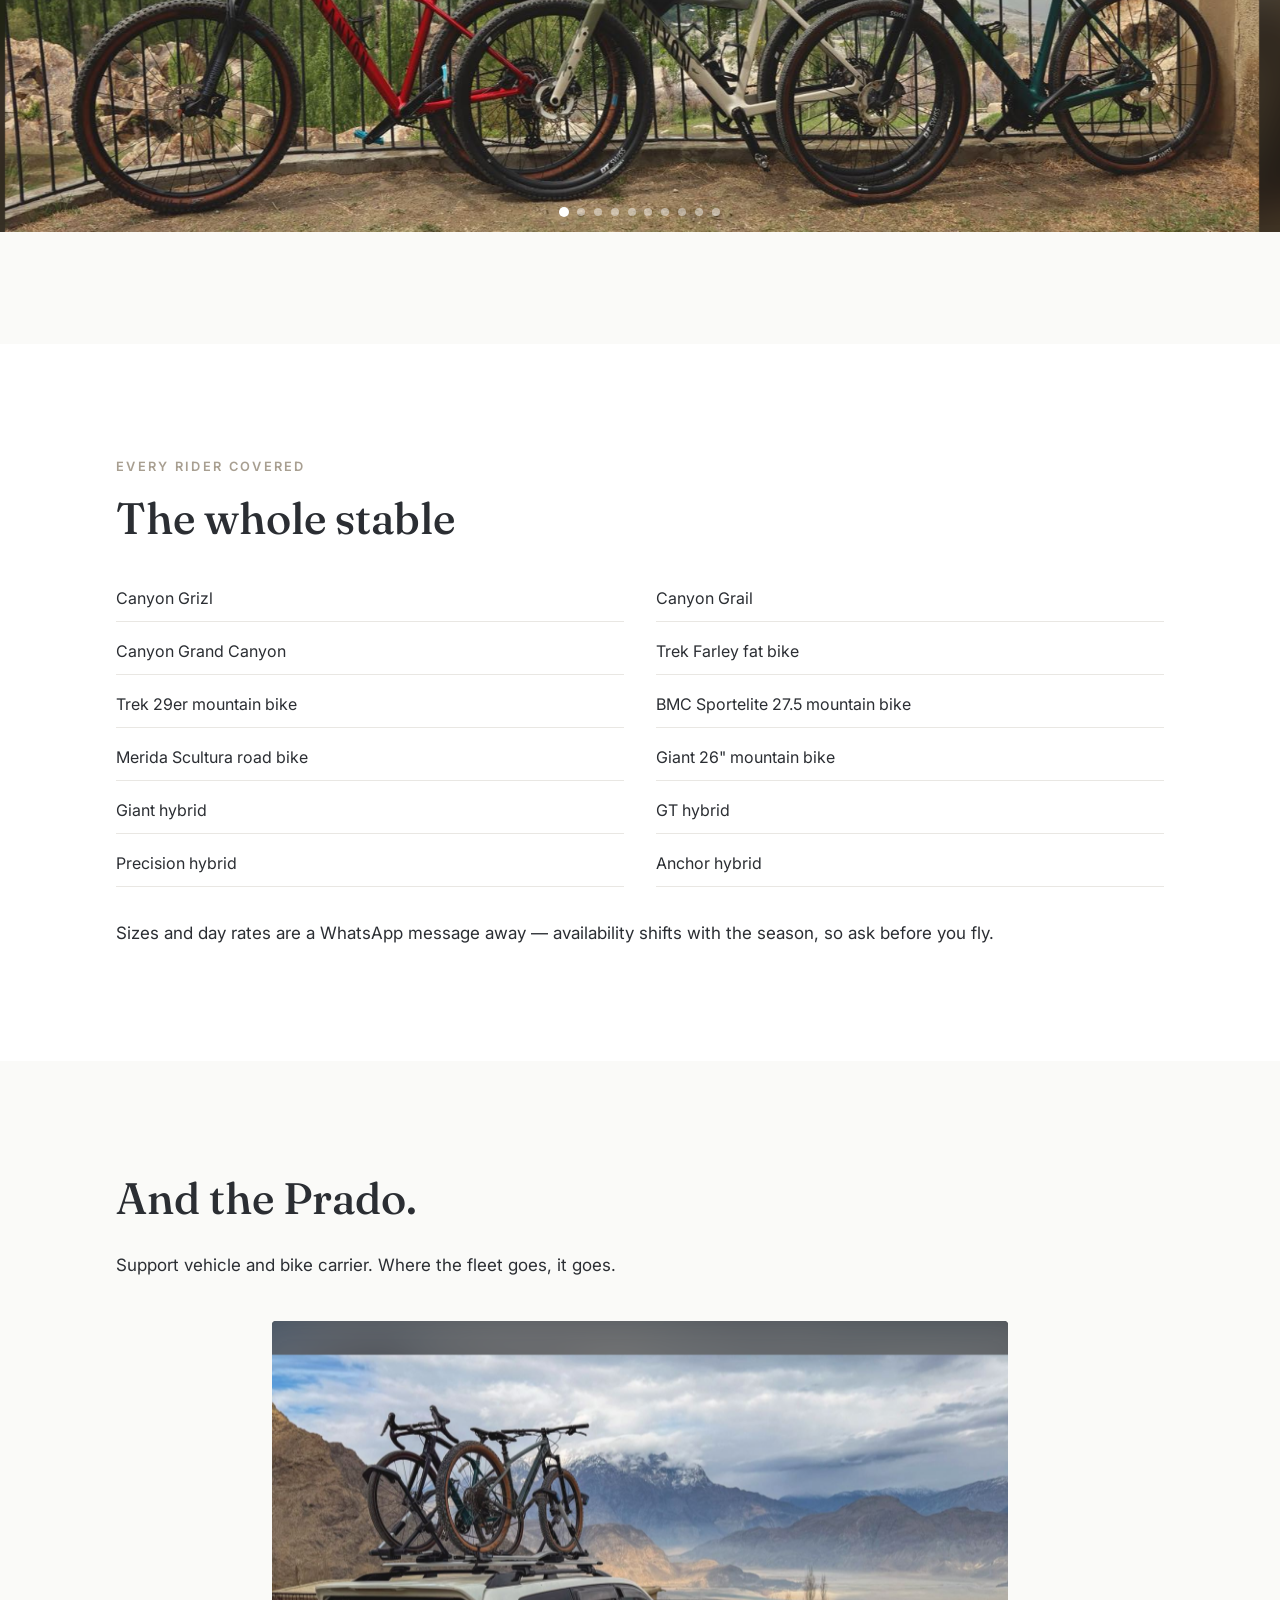
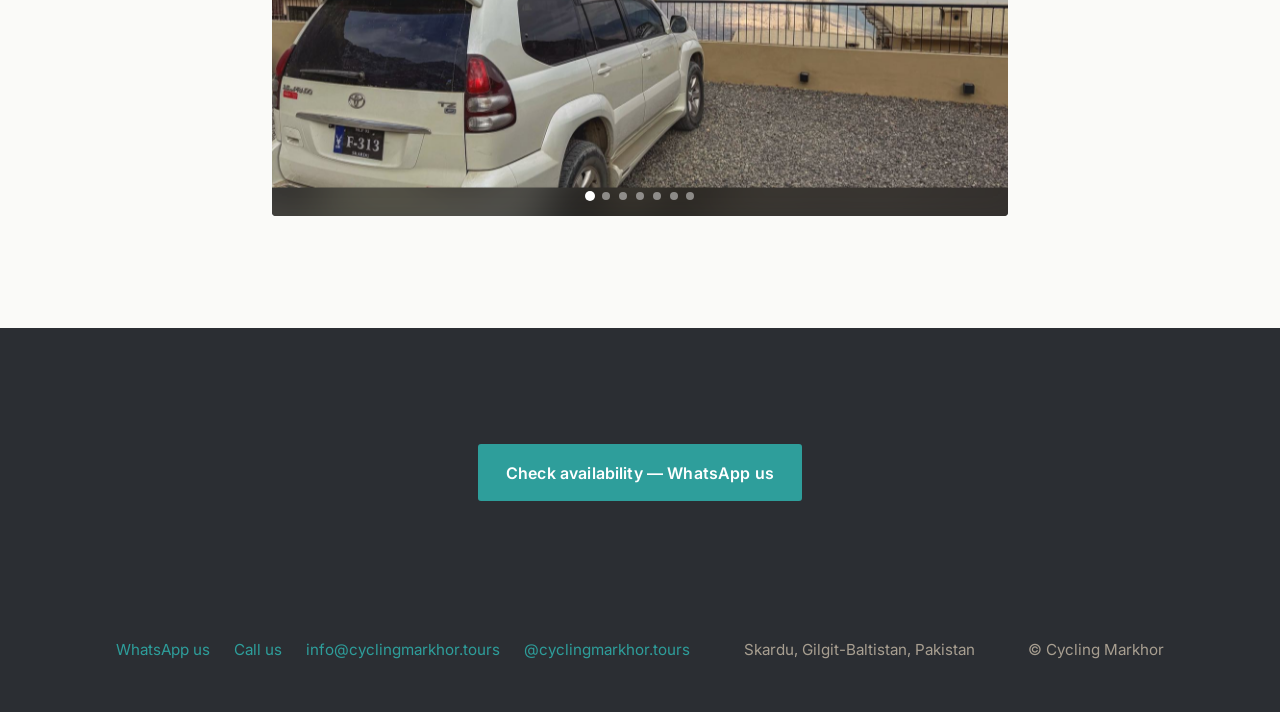
<file: our-fleet.html>
<!DOCTYPE html>
<html lang="en">
<head>
  <meta charset="UTF-8">
  <meta name="viewport" content="width=device-width, initial-scale=1">
  <title>Our Fleet — Cycling Markhor</title>
  <meta name="description" content="Canyon Grizl, Grail and Grand Canyon out front — fat bikes, hybrids and road bikes behind. Bike hire in Skardu.">
  <meta property="og:title" content="Our Fleet — Cycling Markhor">
  <meta property="og:description" content="Canyon Grizl, Grail and Grand Canyon out front — fat bikes, hybrids and road bikes behind. Bike hire in Skardu.">
  <meta property="og:image" content="https://cyclingmarkhor.com/assets/img/canyon-fleet-4.jpg">
  <link rel="preconnect" href="https://fonts.googleapis.com">
  <link rel="preconnect" href="https://fonts.gstatic.com" crossorigin>
  <link href="https://fonts.googleapis.com/css2?family=Fraunces:opsz,wght@9..144,400;9..144,500;9..144,600&family=Inter:wght@400;500;600&display=swap" rel="stylesheet">
  <link rel="icon" type="image/png" href="assets/brand/favicon.png">
  <link rel="apple-touch-icon" href="assets/brand/apple-touch-icon.png">
  <link rel="stylesheet" href="css/style.css">
</head>
<body>

  <header class="site-header">
    <div class="wrap">
      <a class="logo" href="index.html"><img src="assets/brand/logo-light.png" alt="Cycling Markhor" width="320" height="348"></a>
      <button class="nav-toggle" aria-label="Menu" aria-expanded="false"><span></span><span></span><span></span></button>
      <nav class="site-nav">
        <a href="index.html">Home</a>
        <a href="our-dream.html">Our Dream</a>
        <a href="our-fleet.html" aria-current="page">Our Fleet</a>
        <a href="our-team.html">Our Team</a>
        <a href="our-precious-humans.html">Precious Humans</a>
        <div class="nav-item">
          <a href="where-we-ride.html">Where We Ride</a>
          <div class="nav-dropdown">
            <a href="where-we-ride.html">All rides</a>
            <a href="rides/kharmang-valley.html">Kharmang Valley</a>
            <a href="rides/shigar-valley.html">Shigar Valley</a>
            <a href="rides/upper-kachura.html">Upper Kachura</a>
            <a href="rides/ghundus-valley.html">Ghundus Valley</a>
            <a href="rides/hussainabad-broq.html">Hussainabad's Broq</a>
          </div>
        </div>
        <a href="contact.html">Contact</a>
      </nav>
    </div>
  </header>

  <section class="page-hero">
    <img class="page-hero-media page-hero-blur" src="assets/img/canyon-fleet-4.jpg"
      srcset="assets/img/canyon-fleet-4-1280.jpg 1280w, assets/img/canyon-fleet-4.jpg 1600w, assets/img/canyon-fleet-4-2560.jpg 2560w"
      sizes="100vw" alt="" aria-hidden="true">
    <img class="page-hero-media page-hero-media--fleet" src="assets/img/canyon-fleet-4.jpg"
      srcset="assets/img/canyon-fleet-4-1280.jpg 1280w, assets/img/canyon-fleet-4.jpg 1600w, assets/img/canyon-fleet-4-2560.jpg 2560w"
      sizes="100vw" alt="The three Canyon bikes lined up at the railing above the valley" fetchpriority="high">
    <div class="hero-shade"></div>
    <div class="page-hero-content">
      <div class="wrap">
        <h1>The fleet.</h1>
        <p class="subline">Canyons out front, workhorses behind — a bike for every rider and every road in Baltistan.</p>
      </div>
    </div>
  </section>

  <section class="section">
    <div class="wrap">
      <h2>The Canyon fleet</h2>
      <div class="trio-grid">
        <div class="info-card">
          <img src="assets/img/thumbs/canyon-grizl.jpg" alt="The Canyon Grizl gravel bike in light sage green, frame bag fitted" loading="lazy" width="800" height="450">
          <h3>Grizl</h3>
          <p>Gravel. Built for Baltistan's rough roads.</p>
        </div>
        <div class="info-card">
          <img src="assets/img/thumbs/canyon-grail.jpg" alt="The Canyon Grail gravel bike in dark green" loading="lazy" width="800" height="450">
          <h3>Grail</h3>
          <p>Gravel. Fast over the long valley miles.</p>
        </div>
        <div class="info-card">
          <img src="assets/img/thumbs/grand-canyon.jpg" alt="The red Canyon Grand Canyon mountain bike" loading="lazy" width="800" height="450">
          <h3>Grand Canyon</h3>
          <p>Mountain bike. Happy everywhere else.</p>
        </div>
      </div>
    </div>
    <div class="slideshow" role="region" aria-roledescription="carousel" aria-label="The fleet in photos"
      data-slides="assets/img/canyon-fleet-1.jpg,
        assets/img/canyon-fleet-2.jpg,
        assets/img/canyon-fleet-3.jpg,
        assets/img/canyon-fleet-5.jpg,
        assets/img/canyon-fleet-inside-broq-1.jpg,
        assets/img/canyon-fleet-inside-broq-2.jpg,
        assets/img/canyon-fleet-inside-broq-3.jpg,
        assets/img/canyon-grizl-inside-broq.jpg,
        assets/img/grizl-and-grail.jpg,
        assets/img/grizl-pov.jpg"
      data-alts="The Canyon fleet lined up in front of the mountains|The Canyon bikes lined up outdoors|The fleet parked against the mountain backdrop|The bikes resting between rides|The fleet indoors, wheels to the wall|Bikes stored side by side indoors|The fleet lined up inside|The Grizl parked indoors|The Grizl and Grail leaning together|Handlebar view of a gravel road heading into the mountains">
      <div class="slide is-visible">
        <img class="slide-bg" src="assets/img/canyon-fleet-1.jpg" alt="" aria-hidden="true" loading="lazy">
        <img class="slide-fg" src="assets/img/canyon-fleet-1.jpg" alt="The Canyon fleet lined up in front of the mountains" loading="lazy" width="1600" height="900">
      </div>
    </div>
  </section>

  <section class="section section--seasons">
    <div class="wrap">
      <span class="kicker">Every rider covered</span>
      <h2>The whole stable</h2>
      <ul class="stable-list">
        <li>Canyon Grizl</li>
        <li>Canyon Grail</li>
        <li>Canyon Grand Canyon</li>
        <li>Trek Farley fat bike</li>
        <li>Trek 29er mountain bike</li>
        <li>BMC Sportelite 27.5 mountain bike</li>
        <li>Merida Scultura road bike</li>
        <li>Giant 26" mountain bike</li>
        <li>Giant hybrid</li>
        <li>GT hybrid</li>
        <li>Precision hybrid</li>
        <li>Anchor hybrid</li>
      </ul>
      <p>Sizes and day rates are a WhatsApp message away — availability shifts with the season, so ask before you fly.</p>
    </div>
  </section>

  <section class="section">
    <div class="wrap">
      <h2>And the Prado.</h2>
      <p>Support vehicle and bike carrier. Where the fleet goes, it goes.</p>
      <div class="slideshow slideshow--compact" role="region" aria-roledescription="carousel" aria-label="The Prado in photos"
        data-slides="assets/img/prado-with-bikes-but-without-logos.jpg,
          assets/img/prado-with-river-and-mountains-in-the-background-1.jpg,
          assets/img/prado-with-river-and-mountains-in-the-background-2.jpg,
          assets/img/cycling-markhor-cafe-back-logo.jpg,
          assets/img/cycling-markhor-cafe-side-logo.jpg,
          assets/img/hassnain-loading-bicycle-in-upper-kachura.jpg,
          assets/img/prado-and-kids.jpg"
        data-alts="The Prado loaded with bikes on the roof rack|The Prado parked with the river and mountains behind|The Prado on the river road with the mountains behind|The cafe logo on the back of the Prado|The cafe logo on the side of the Prado|Loading a bicycle by the stairs at Upper Kachura|Kids piled happily around the Prado">
        <div class="slide is-visible">
          <img class="slide-bg" src="assets/img/prado-with-bikes-but-without-logos.jpg" alt="" aria-hidden="true" loading="lazy">
          <img class="slide-fg" src="assets/img/prado-with-bikes-but-without-logos.jpg" alt="The Prado loaded with bikes on the roof rack" loading="lazy" width="1600" height="900">
        </div>
      </div>
    </div>
  </section>

  <section class="cta-band">
    <div class="wrap">
      <a class="btn" href="https://wa.me/923554437090">Check availability — WhatsApp us</a>
    </div>
  </section>

  <footer class="site-footer">
    <div class="wrap">
      <div class="footer-links">
        <a href="https://wa.me/923554437090">WhatsApp us</a>
        <a href="tel:+923554437090">Call us</a>
        <a href="mailto:info@cyclingmarkhor.tours">info@cyclingmarkhor.tours</a>
        <a href="https://instagram.com/cyclingmarkhor.tours">@cyclingmarkhor.tours</a>
      </div>
      <span>Skardu, Gilgit-Baltistan, Pakistan</span>
      <span>© Cycling Markhor</span>
    </div>
  </footer>

  <script src="js/site.js"></script>
</body>
</html>
</file>
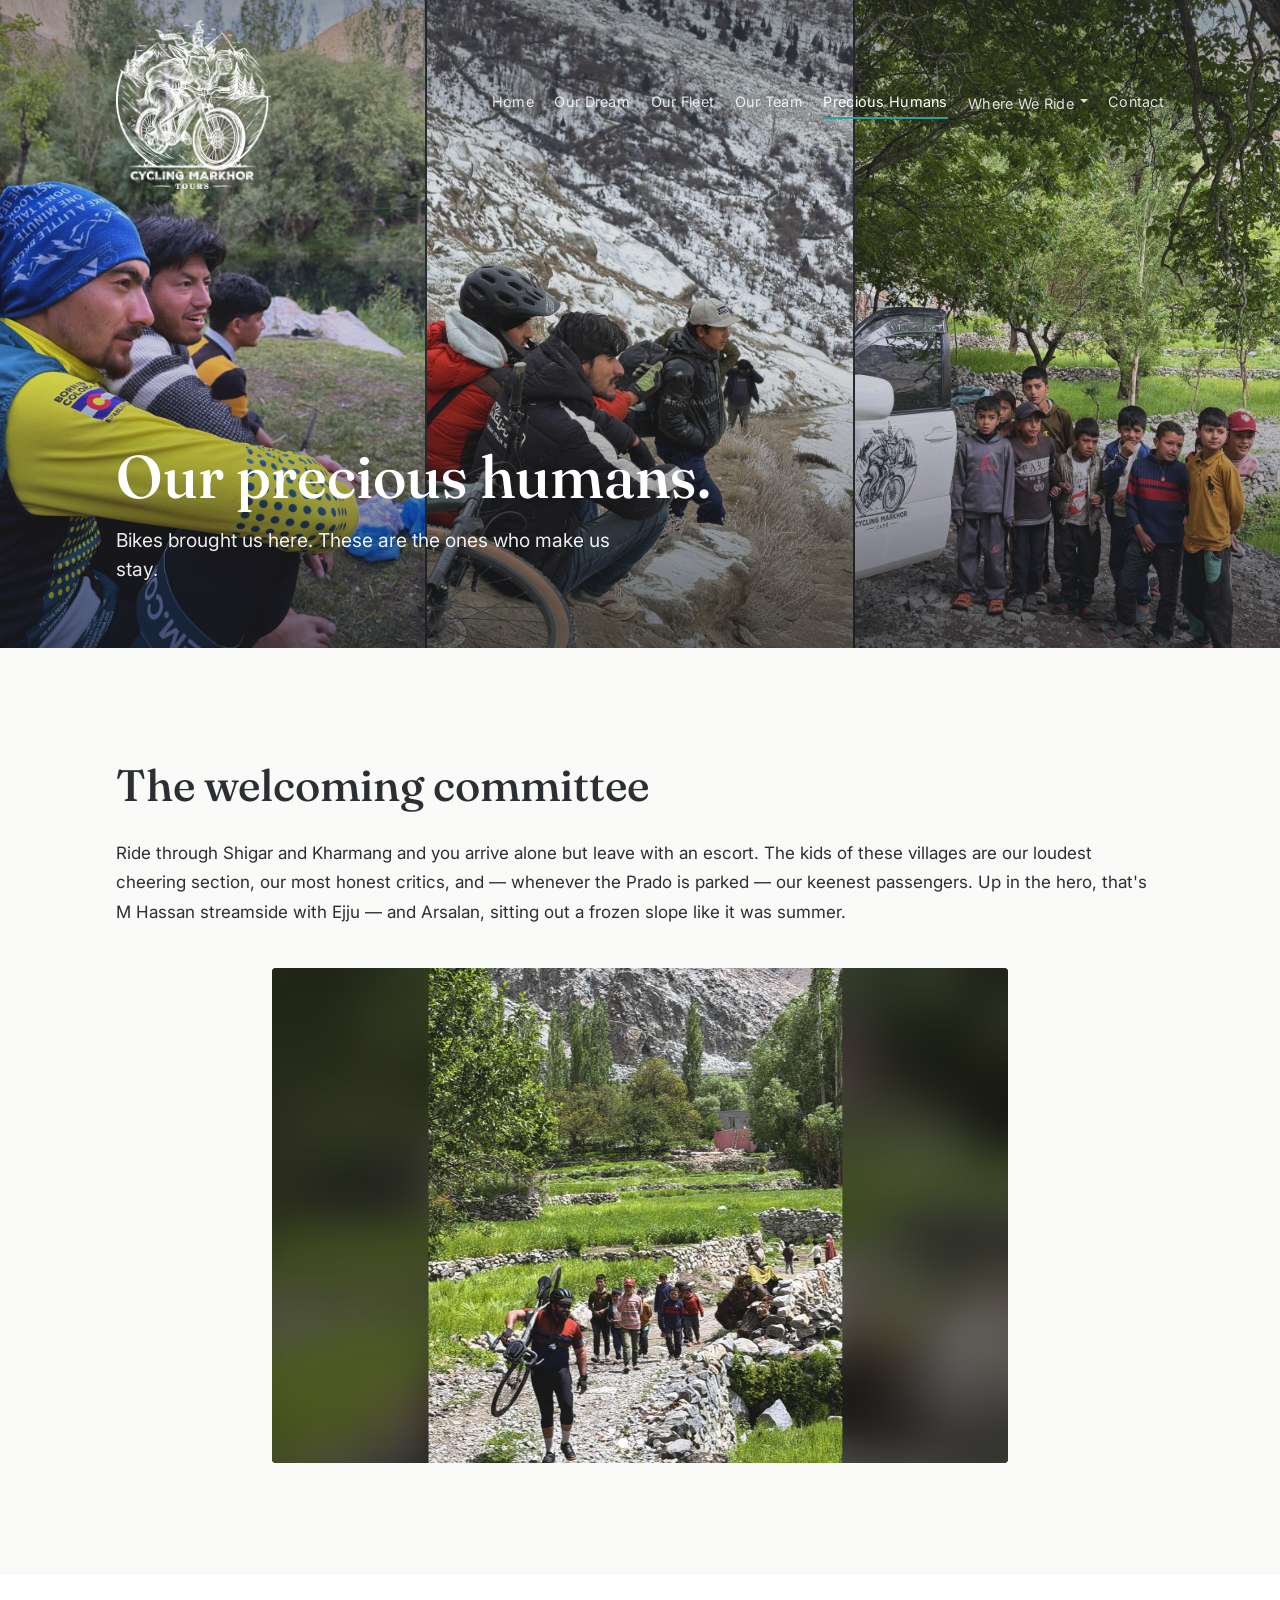
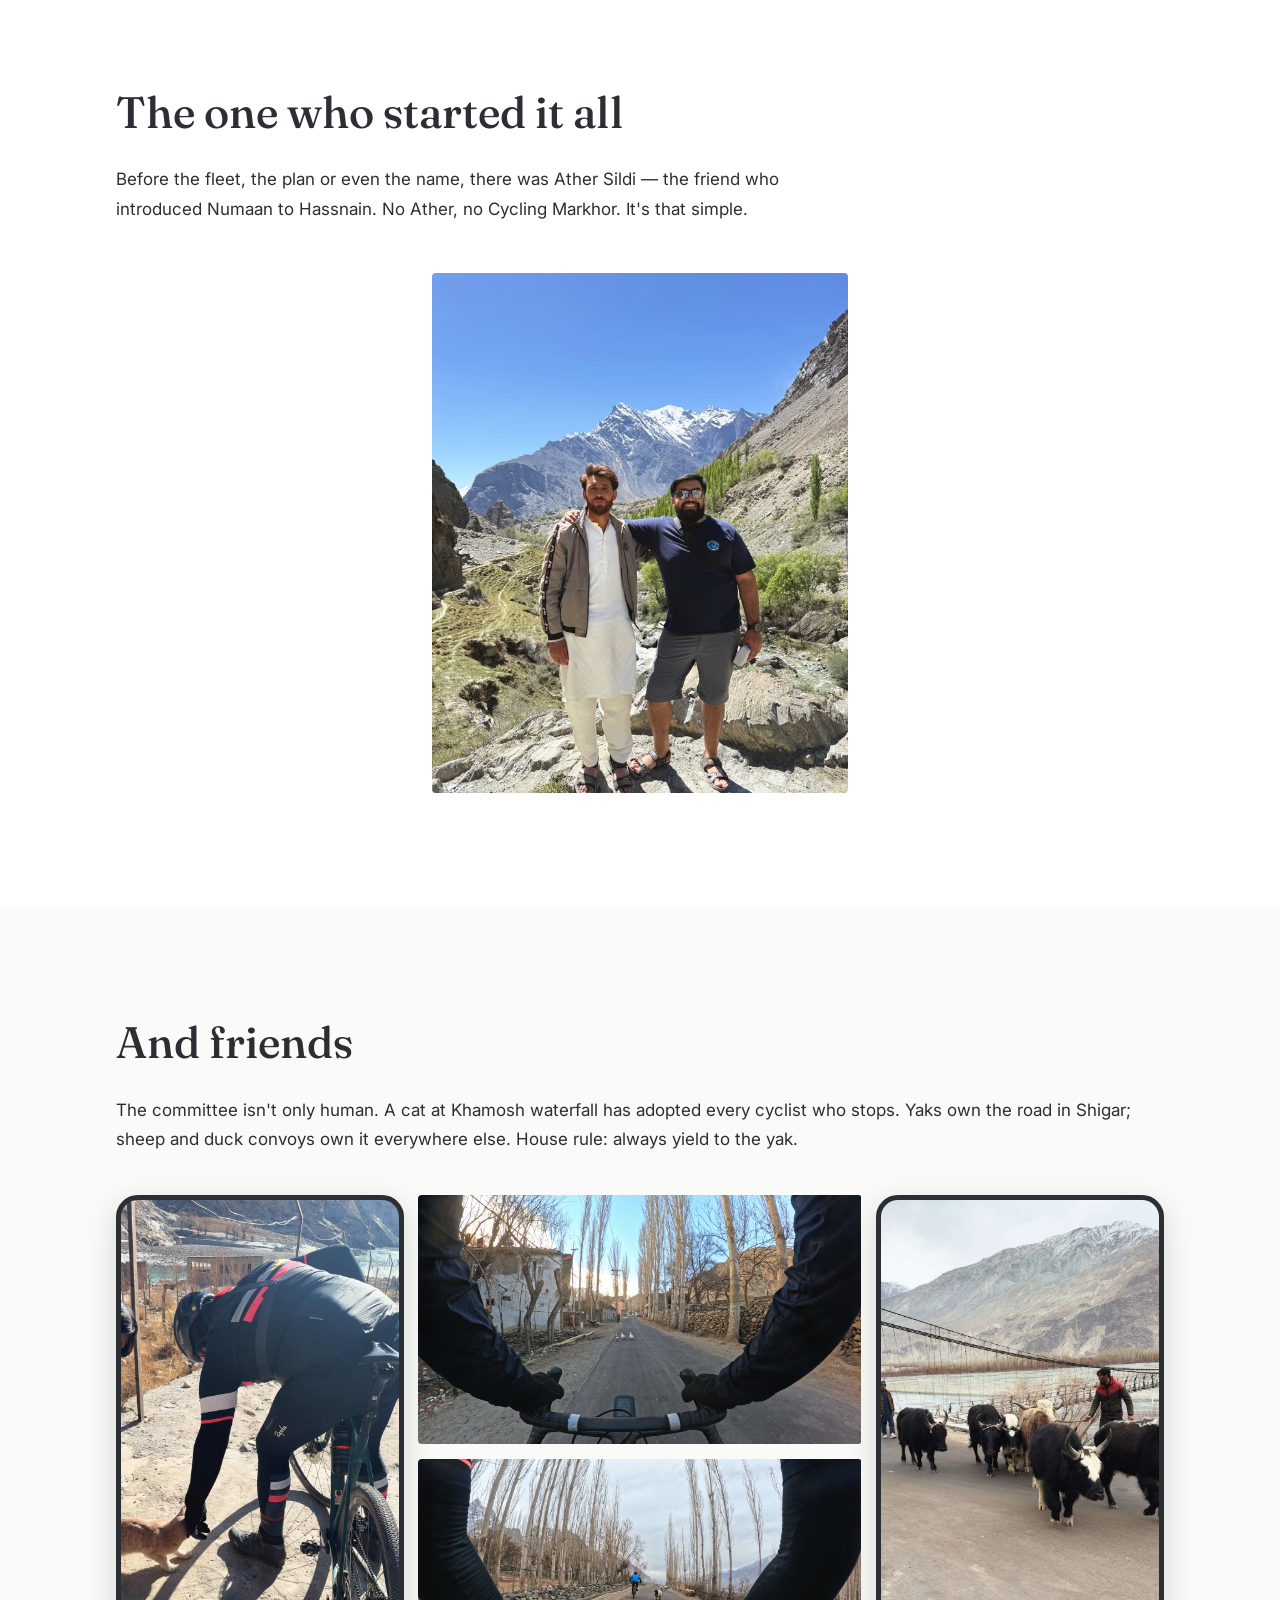
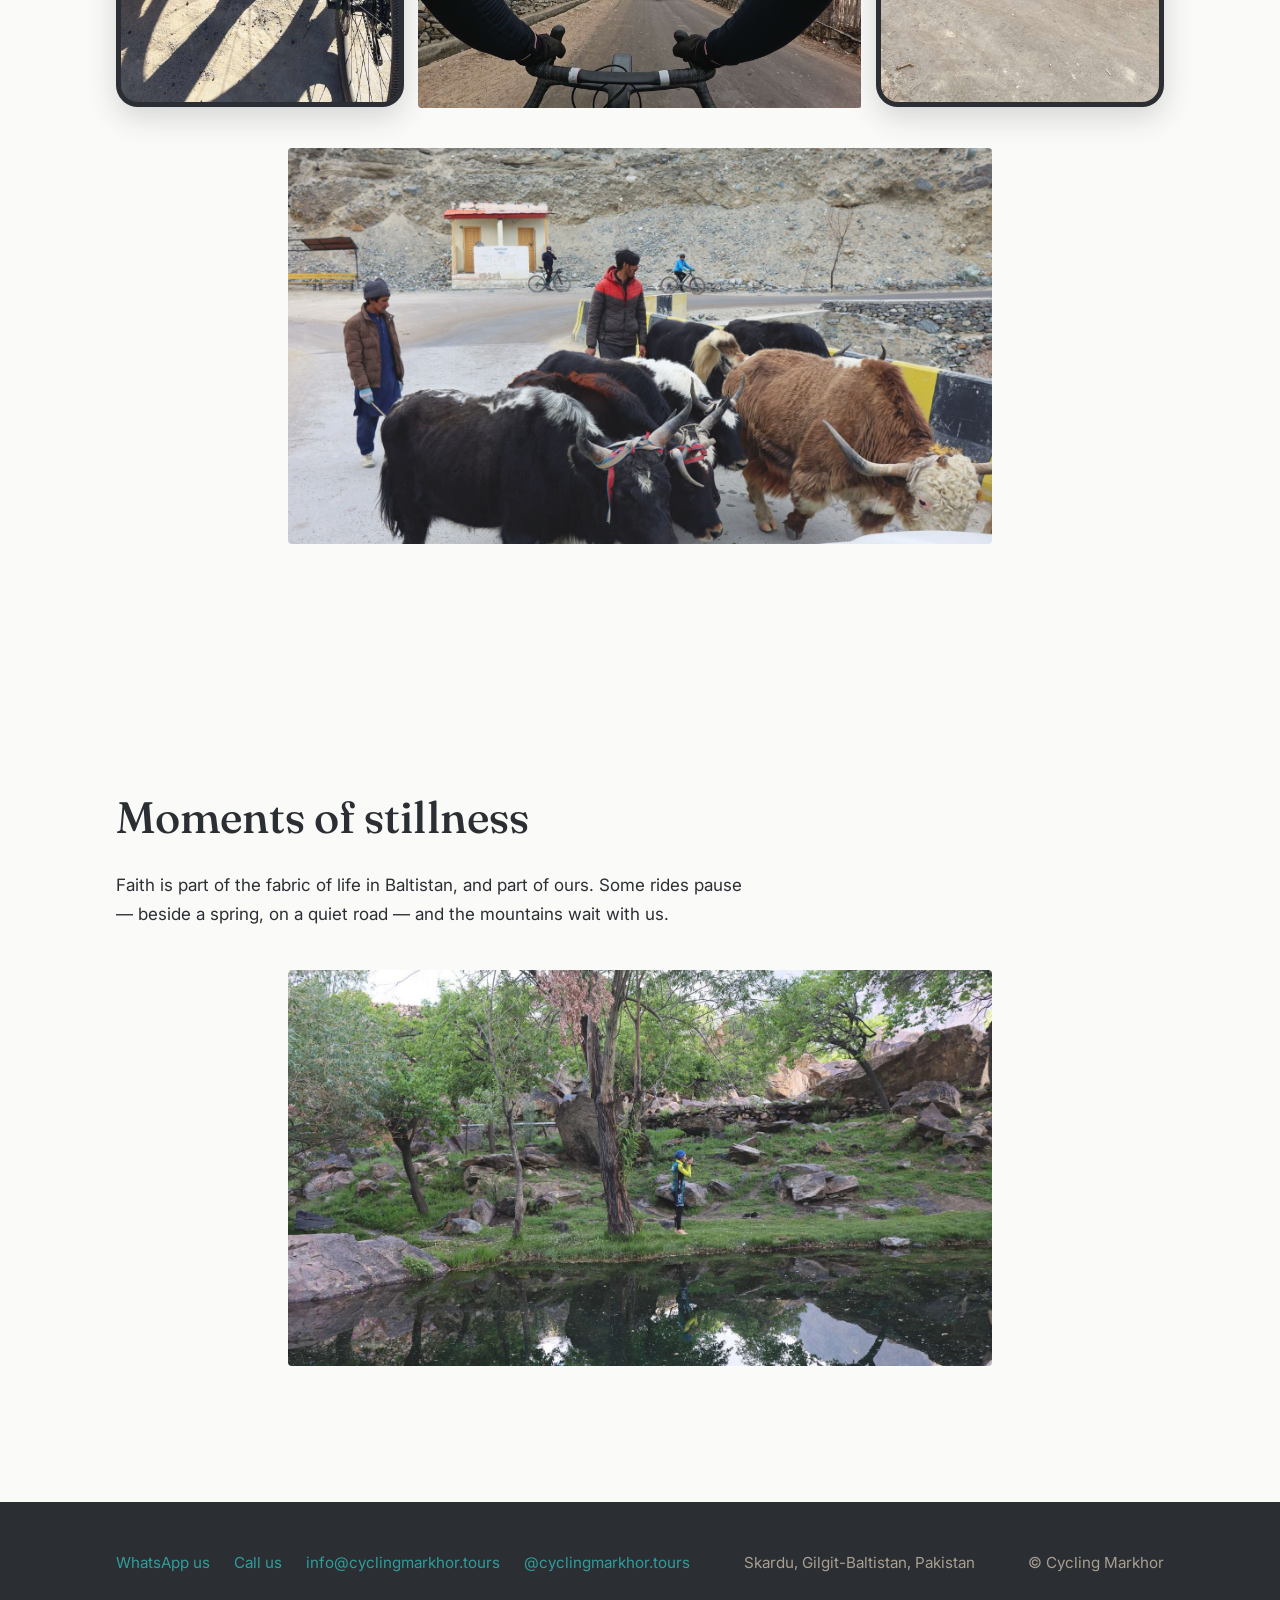
<file: our-precious-humans.html>
<!DOCTYPE html>
<html lang="en">
<head>
  <meta charset="UTF-8">
  <meta name="viewport" content="width=device-width, initial-scale=1">
  <title>Precious Humans — Cycling Markhor</title>
  <meta name="description" content="The kids, the cats and the yaks of Baltistan — the welcoming committee on every ride.">
  <meta property="og:title" content="Precious Humans — Cycling Markhor">
  <meta property="og:description" content="The kids, the cats and the yaks of Baltistan — the welcoming committee on every ride.">
  <meta property="og:image" content="https://cyclingmarkhor.com/assets/img/nauman-and-kids-1.jpg">
  <link rel="preconnect" href="https://fonts.googleapis.com">
  <link rel="preconnect" href="https://fonts.gstatic.com" crossorigin>
  <link href="https://fonts.googleapis.com/css2?family=Fraunces:opsz,wght@9..144,400;9..144,500;9..144,600&family=Inter:wght@400;500;600&display=swap" rel="stylesheet">
  <link rel="icon" type="image/png" href="assets/brand/favicon.png">
  <link rel="apple-touch-icon" href="assets/brand/apple-touch-icon.png">
  <link rel="stylesheet" href="css/style.css">
</head>
<body>

  <header class="site-header">
    <div class="wrap">
      <a class="logo" href="index.html"><img src="assets/brand/logo-light.png" alt="Cycling Markhor" width="320" height="348"></a>
      <button class="nav-toggle" aria-label="Menu" aria-expanded="false"><span></span><span></span><span></span></button>
      <nav class="site-nav">
        <a href="index.html">Home</a>
        <a href="our-dream.html">Our Dream</a>
        <a href="our-fleet.html">Our Fleet</a>
        <a href="our-team.html">Our Team</a>
        <a href="our-precious-humans.html" aria-current="page">Precious Humans</a>
        <div class="nav-item">
          <a href="where-we-ride.html">Where We Ride</a>
          <div class="nav-dropdown">
            <a href="where-we-ride.html">All rides</a>
            <a href="rides/kharmang-valley.html">Kharmang Valley</a>
            <a href="rides/shigar-valley.html">Shigar Valley</a>
            <a href="rides/upper-kachura.html">Upper Kachura</a>
            <a href="rides/ghundus-valley.html">Ghundus Valley</a>
            <a href="rides/hussainabad-broq.html">Hussainabad's Broq</a>
          </div>
        </div>
        <a href="contact.html">Contact</a>
      </nav>
    </div>
  </header>

  <section class="page-hero">
    <div class="hero-collage">
      <img src="assets/img/ejju-and-m-hassan.jpg" alt="M Hassan streamside with Ejju" fetchpriority="high" width="1280" height="1600">
      <img src="assets/img/hassnain-arsalan-and-broko.jpg" alt="Arsalan sitting with Hassnain and Broko on a frozen slope" fetchpriority="high" width="1280" height="1600">
      <img src="assets/img/prado-and-kids.jpg" alt="Kids piled happily around the Prado" fetchpriority="high" width="1280" height="1600">
    </div>
    <div class="hero-shade"></div>
    <div class="page-hero-content">
      <div class="wrap">
        <h1>Our precious humans.</h1>
        <p class="subline">Bikes brought us here. These are the ones who make us stay.</p>
      </div>
    </div>
  </section>

  <section class="section">
    <div class="wrap">
      <h2>The welcoming committee</h2>
      <p class="lede">Ride through Shigar and Kharmang and you arrive alone but leave with an escort. The kids of these villages are our loudest cheering section, our most honest critics, and — whenever the Prado is parked — our keenest passengers. Up in the hero, that's M Hassan streamside with Ejju — and Arsalan, sitting out a frozen slope like it was summer.</p>
      <div class="slideshow slideshow--compact" role="region" aria-roledescription="carousel" aria-label="The welcoming committee"
        data-slides="assets/img/nauman-and-kids-1.jpg,
          assets/img/nauman-in-shigar-with-kids.jpg,
          assets/img/grail-in-sildi-with-dog-and-puppy.jpg"
        data-alts="Village kids escorting a rider up the path|Kids in Shigar gathered around a rider|The Grail resting in the shade in Sildi, a dog and puppy dozing on the gravel beside it">
        <div class="slide is-visible">
          <img class="slide-bg" src="assets/img/nauman-and-kids-1.jpg" alt="" aria-hidden="true" loading="lazy">
          <img class="slide-fg" src="assets/img/nauman-and-kids-1.jpg" alt="Village kids escorting a rider up the path" loading="lazy" width="1280" height="1600">
        </div>
      </div>
    </div>
  </section>

  <section class="section section--seasons">
    <div class="wrap">
      <h2>The one who started it all</h2>
      <p class="lede">Before the fleet, the plan or even the name, there was Ather Sildi — the friend who introduced Numaan to Hassnain. No Ather, no Cycling Markhor. It's that simple.</p>
      <figure class="media-center">
        <img src="assets/img/thumbs/nauman-and-ather.jpg" alt="Numaan and Ather Sildi side by side in the valley" loading="lazy" width="640" height="800">
      </figure>
    </div>
  </section>

  <section class="section">
    <div class="wrap">
      <h2>And friends</h2>
      <p class="lede">The committee isn't only human. A cat at Khamosh waterfall has adopted every cyclist who stops. Yaks own the road in Shigar; sheep and duck convoys own it everywhere else. House rule: always yield to the yak.</p>
      <div class="friends-collage">
        <div class="phone-card">
          <video data-autoplay loop muted playsinline preload="none"
            poster="assets/vid/petting-cat-near-khamosh-waterfall-poster.jpg"
            data-src="assets/vid/petting-cat-near-khamosh-waterfall.mp4"
            aria-label="Petting the cat near Khamosh waterfall"></video>
        </div>
        <div class="friends-wides">
          <video data-autoplay loop muted playsinline preload="none"
            poster="assets/vid/pov-ducks-poster.jpg"
            data-src="assets/vid/pov-ducks.mp4"
            aria-label="A duck convoy crossing in front of the bikes"></video>
          <video data-autoplay loop muted playsinline preload="none"
            poster="assets/vid/pov-sheep-poster.jpg"
            data-src="assets/vid/pov-sheep.mp4"
            aria-label="A sheep convoy filling the road"></video>
        </div>
        <div class="phone-card">
          <video data-autoplay loop muted playsinline preload="none"
            poster="assets/vid/yaks-in-shigar-poster.jpg"
            data-src="assets/vid/yaks-in-shigar.mp4"
            aria-label="Yaks walking the road in Shigar"></video>
        </div>
      </div>
      <div class="media-wide-center">
        <img src="assets/img/yak-attack.jpg" alt="A yak holding its ground on the road as riders wait" loading="lazy" width="1600" height="900">
      </div>
    </div>
  </section>

  <section class="section section--stillness">
    <div class="wrap">
      <h2>Moments of stillness</h2>
      <p class="lede">Faith is part of the fabric of life in Baltistan, and part of ours. Some rides pause — beside a spring, on a quiet road — and the mountains wait with us.</p>
      <figure class="media-wide-center">
        <img src="assets/img/ejju-praying-1.jpg" alt="Ejju praying in the open air" loading="lazy" width="1600" height="900">
      </figure>
    </div>
  </section>

  <footer class="site-footer">
    <div class="wrap">
      <div class="footer-links">
        <a href="https://wa.me/923554437090">WhatsApp us</a>
        <a href="tel:+923554437090">Call us</a>
        <a href="mailto:info@cyclingmarkhor.tours">info@cyclingmarkhor.tours</a>
        <a href="https://instagram.com/cyclingmarkhor.tours">@cyclingmarkhor.tours</a>
      </div>
      <span>Skardu, Gilgit-Baltistan, Pakistan</span>
      <span>© Cycling Markhor</span>
    </div>
  </footer>

  <script src="js/site.js"></script>
</body>
</html>
</file>
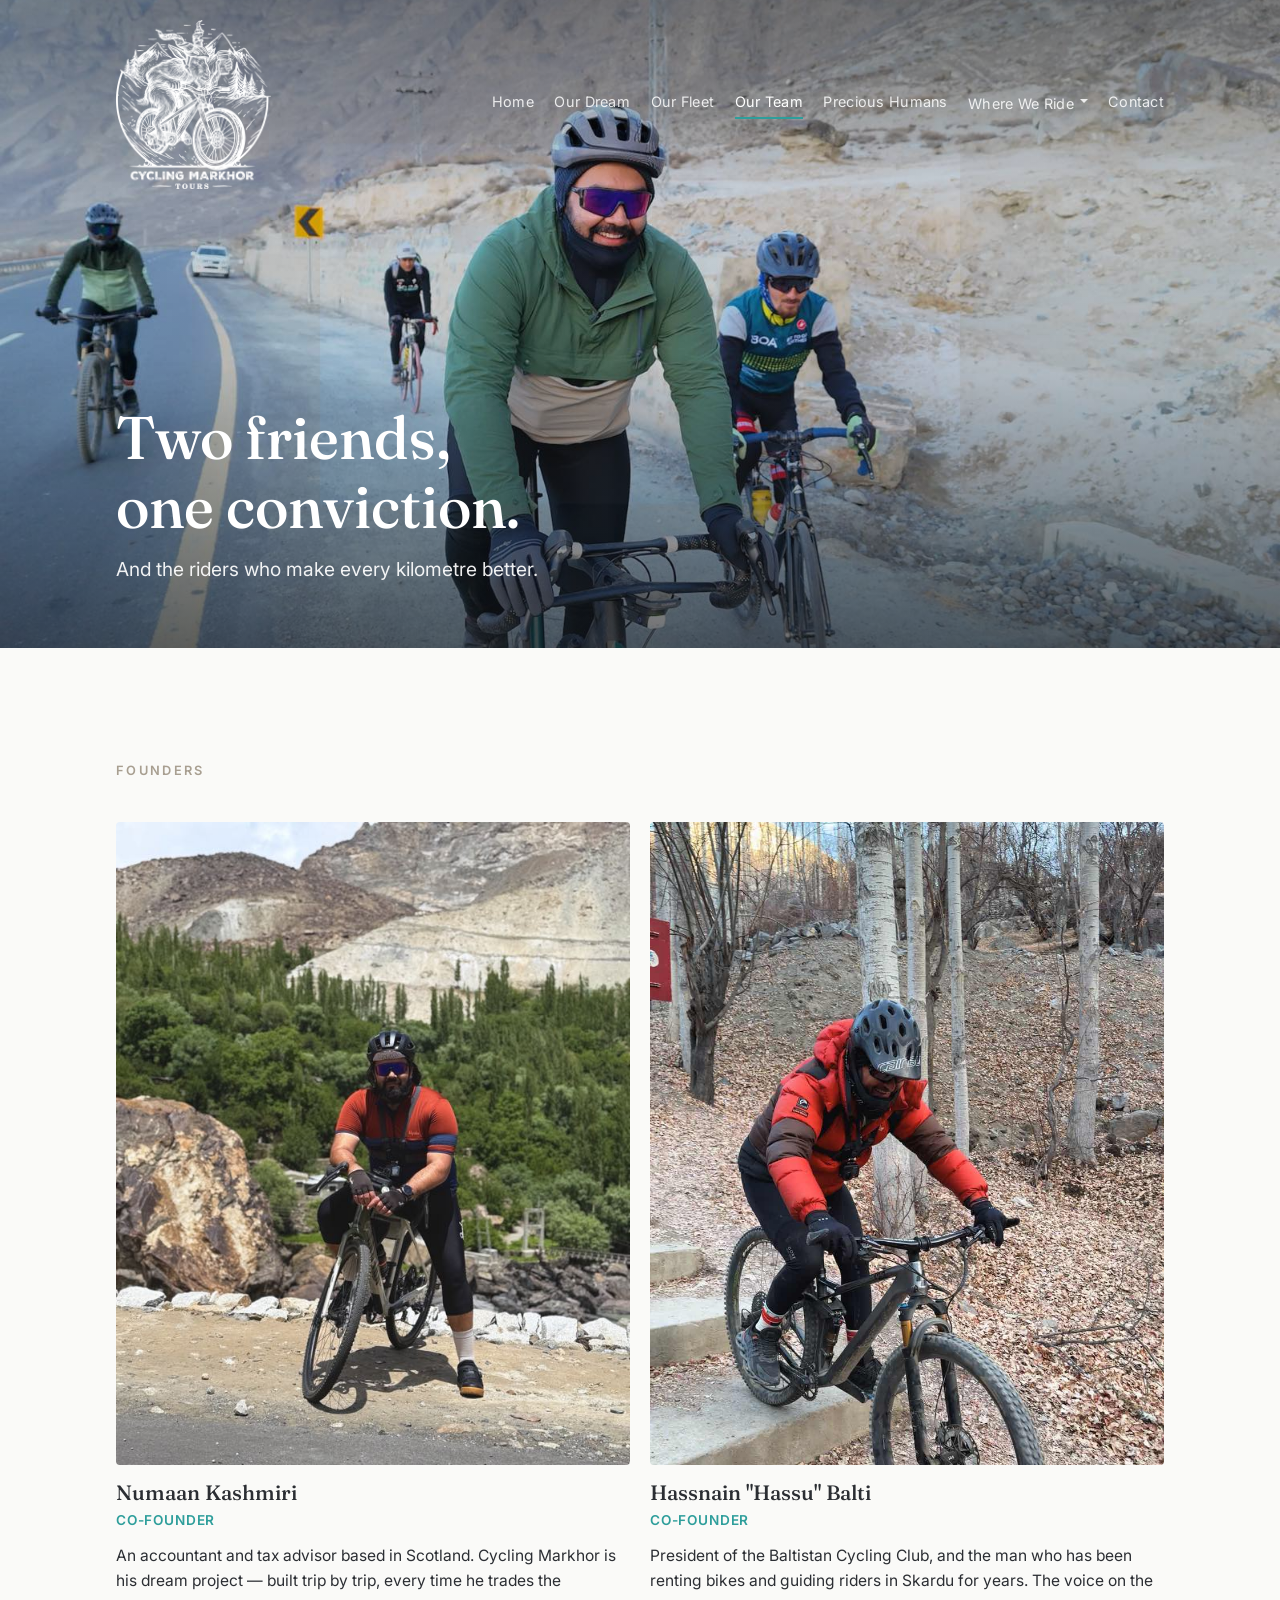
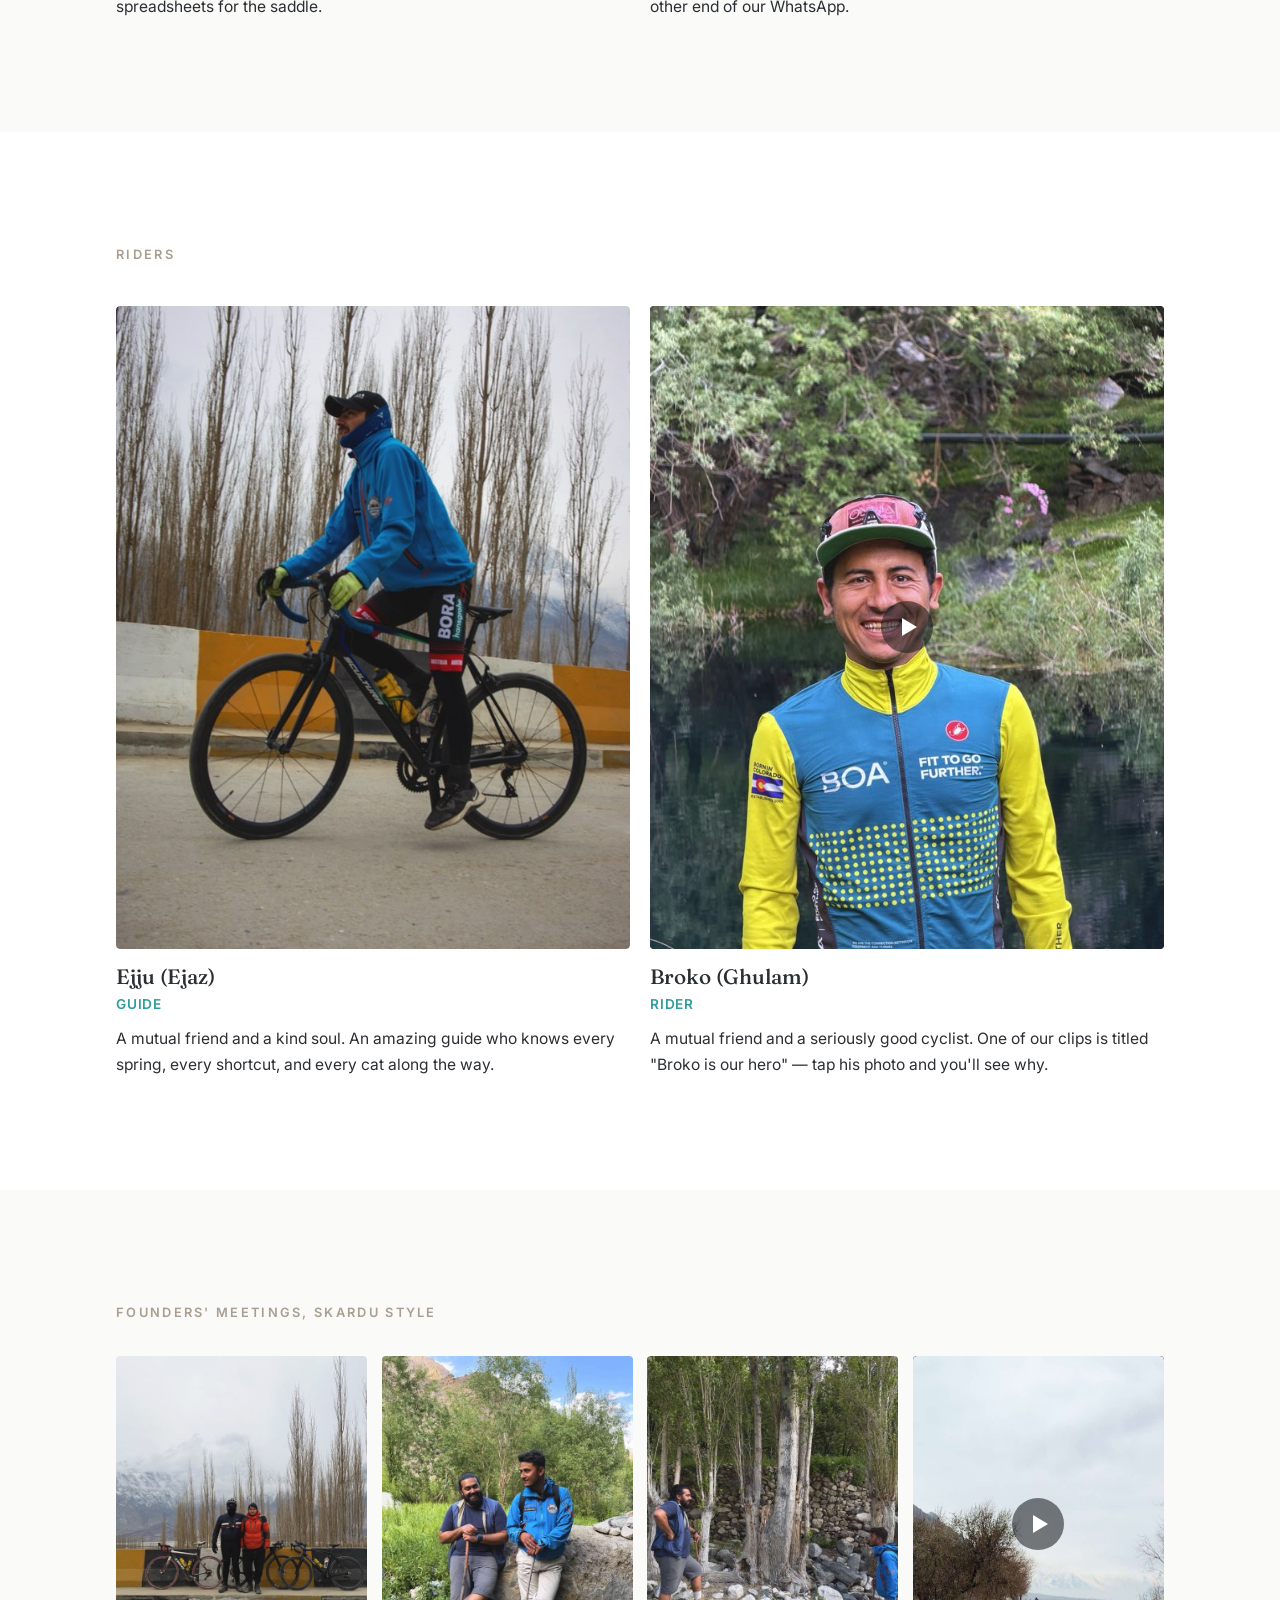
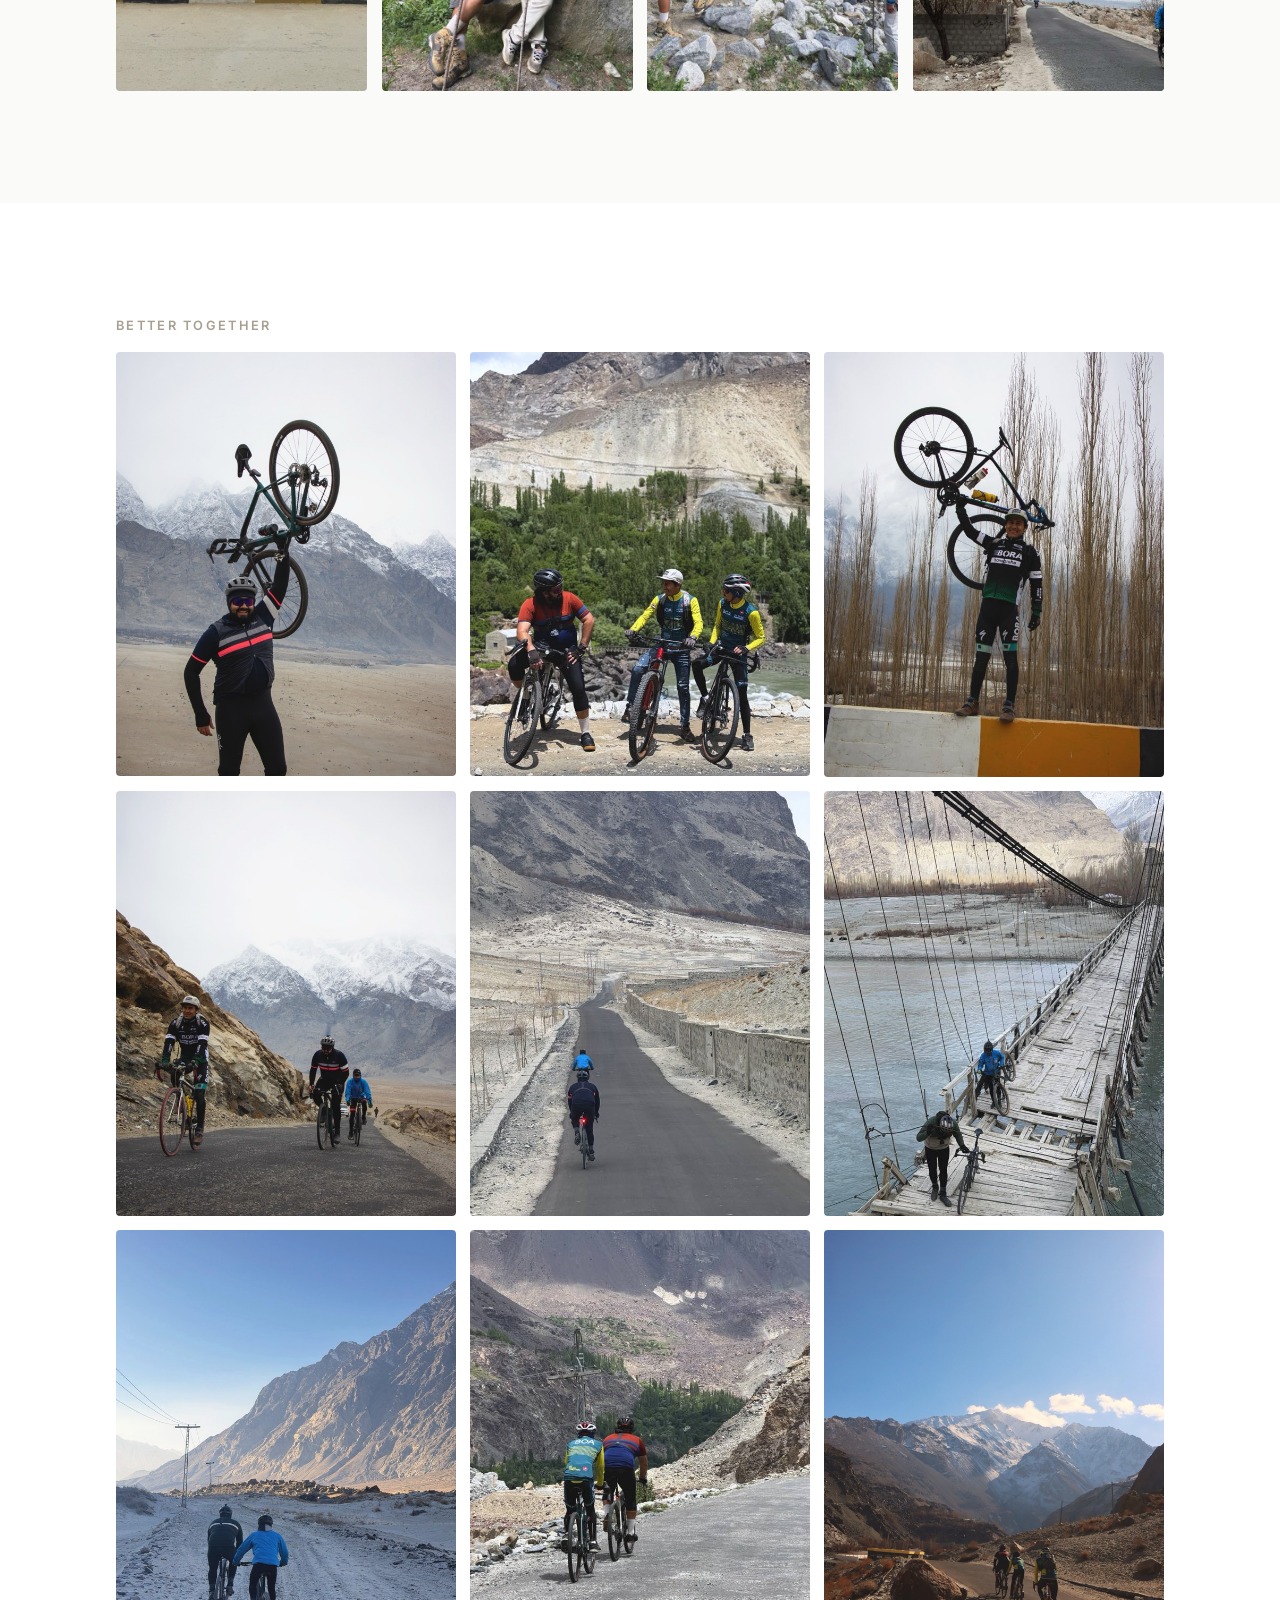
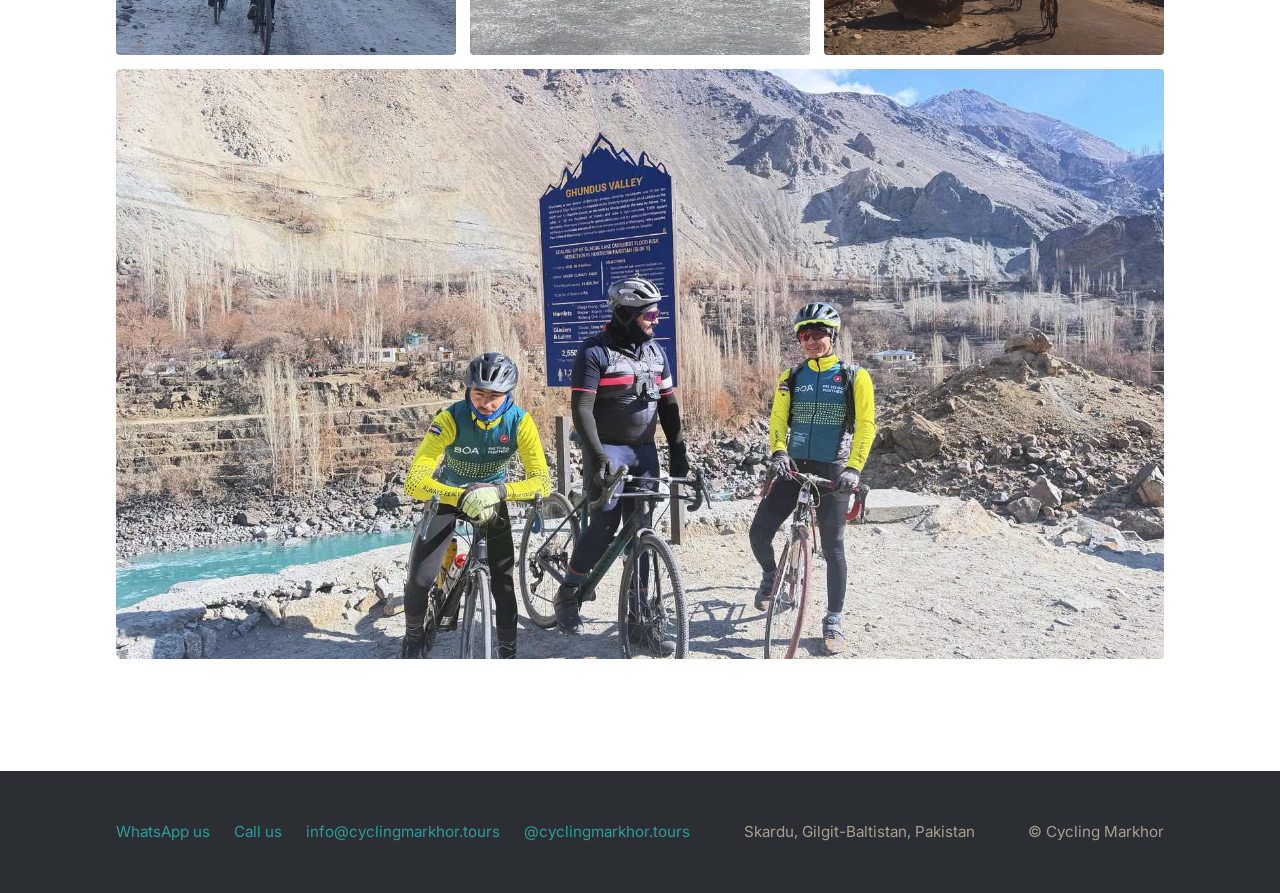
<file: our-team.html>
<!DOCTYPE html>
<html lang="en">
<head>
  <meta charset="UTF-8">
  <meta name="viewport" content="width=device-width, initial-scale=1">
  <title>Our Team — Cycling Markhor</title>
  <meta name="description" content="Two founders, two friends, four riders — the people behind Cycling Markhor in Skardu.">
  <meta property="og:title" content="Our Team — Cycling Markhor">
  <meta property="og:description" content="Two founders, two friends, four riders — the people behind Cycling Markhor in Skardu.">
  <meta property="og:image" content="https://cyclingmarkhor.com/assets/vid/nauman-hassnain-ejju-broko-cycling-towards-kachura-poster.jpg">
  <link rel="preconnect" href="https://fonts.googleapis.com">
  <link rel="preconnect" href="https://fonts.gstatic.com" crossorigin>
  <link href="https://fonts.googleapis.com/css2?family=Fraunces:opsz,wght@9..144,400;9..144,500;9..144,600&family=Inter:wght@400;500;600&display=swap" rel="stylesheet">
  <link rel="icon" type="image/png" href="assets/brand/favicon.png">
  <link rel="apple-touch-icon" href="assets/brand/apple-touch-icon.png">
  <link rel="stylesheet" href="css/style.css">
</head>
<body>

  <header class="site-header">
    <div class="wrap">
      <a class="logo" href="index.html"><img src="assets/brand/logo-light.png" alt="Cycling Markhor" width="320" height="348"></a>
      <button class="nav-toggle" aria-label="Menu" aria-expanded="false"><span></span><span></span><span></span></button>
      <nav class="site-nav">
        <a href="index.html">Home</a>
        <a href="our-dream.html">Our Dream</a>
        <a href="our-fleet.html">Our Fleet</a>
        <a href="our-team.html" aria-current="page">Our Team</a>
        <a href="our-precious-humans.html">Precious Humans</a>
        <div class="nav-item">
          <a href="where-we-ride.html">Where We Ride</a>
          <div class="nav-dropdown">
            <a href="where-we-ride.html">All rides</a>
            <a href="rides/kharmang-valley.html">Kharmang Valley</a>
            <a href="rides/shigar-valley.html">Shigar Valley</a>
            <a href="rides/upper-kachura.html">Upper Kachura</a>
            <a href="rides/ghundus-valley.html">Ghundus Valley</a>
            <a href="rides/hussainabad-broq.html">Hussainabad's Broq</a>
          </div>
        </div>
        <a href="contact.html">Contact</a>
      </nav>
    </div>
  </header>

  <section class="page-hero">
    <video class="page-hero-media" data-autoplay loop muted playsinline preload="none"
      poster="assets/vid/nauman-hassnain-ejju-broko-cycling-towards-kachura-poster.jpg"
      data-src="assets/vid/nauman-hassnain-ejju-broko-cycling-towards-kachura.mp4"
      aria-label="All four riders cycling together towards Kachura"></video>
    <div class="hero-shade"></div>
    <div class="page-hero-content">
      <div class="wrap">
        <h1>Two friends, one conviction.</h1>
        <p class="subline">And the riders who make every kilometre better.</p>
      </div>
    </div>
  </section>

  <section class="section">
    <div class="wrap">
      <span class="kicker">Founders</span>
      <div class="trio-grid trio-grid--two">
        <div class="info-card">
          <img src="assets/img/thumbs/nauman.jpg" alt="Numaan on a winter ride in Baltistan" loading="lazy" width="640" height="800">
          <h3>Numaan Kashmiri</h3>
          <span class="role">Co-founder</span>
          <p>An accountant and tax advisor based in Scotland. Cycling Markhor is his dream project — built trip by trip, every time he trades the spreadsheets for the saddle.</p>
        </div>
        <div class="info-card">
          <img class="pos-high" src="assets/vid/hassnain-going-down-stairs-to-upper-kachura-lake-poster.jpg" alt="Hassnain carrying a bike down the stairs to Upper Kachura lake" loading="lazy" width="900" height="1600">
          <h3>Hassnain "Hassu" Balti</h3>
          <span class="role">Co-founder</span>
          <p>President of the Baltistan Cycling Club, and the man who has been renting bikes and guiding riders in Skardu for years. The voice on the other end of our WhatsApp.</p>
        </div>
      </div>
    </div>
  </section>

  <section class="section section--seasons">
    <div class="wrap">
      <span class="kicker">Riders</span>
      <div class="trio-grid trio-grid--two">
        <div class="info-card">
          <div class="card-slideshow"
            data-slides="assets/img/thumbs/ejju-1.jpg,assets/img/thumbs/ejju-2.jpg,assets/img/thumbs/ejju-headed-to-masrur-rock.jpg,assets/img/thumbs/ejju-in-prostration-2.jpg"
            data-alts="Ejju rolling past the poplars on his road bike|Ejju on a valley road|Ejju heading towards Masrur rock|Ejju in prostration beside the road">
            <img class="is-visible" src="assets/img/thumbs/ejju-1.jpg" alt="Ejju rolling past the poplars on his road bike" loading="lazy" width="640" height="800">
          </div>
          <h3>Ejju (Ejaz)</h3>
          <span class="role">Guide</span>
          <p>A mutual friend and a kind soul. An amazing guide who knows every spring, every shortcut, and every cat along the way.</p>
        </div>
        <div class="info-card">
          <figure class="video-card video-card--tall" data-video="assets/vid/broko-is-our-hero.mp4">
            <img src="assets/img/thumbs/le-broko.jpg" alt="Broko posing with his bike — tap to see why he's our hero" loading="lazy" width="640" height="800">
            <span class="play-badge" aria-hidden="true"></span>
          </figure>
          <h3>Broko (Ghulam)</h3>
          <span class="role">Rider</span>
          <p>A mutual friend and a seriously good cyclist. One of our clips is titled "Broko is our hero" — tap his photo and you'll see why.</p>
        </div>
      </div>
    </div>
  </section>

  <section class="section">
    <div class="wrap">
      <span class="kicker">Founders' meetings, Skardu style</span>
      <div class="candids-grid">
        <img src="assets/img/thumbs/nauman-and-hassnain-1.jpg" alt="The founders talking over a ride plan" loading="lazy" width="640" height="800">
        <img src="assets/img/thumbs/nauman-and-hassnain-2.jpg" alt="The founders side by side in the valley" loading="lazy" width="640" height="800">
        <img src="assets/img/thumbs/nauman-and-hassnain-3.jpg" alt="The founders on a walk between rides" loading="lazy" width="640" height="800">
        <figure class="video-card" data-video="assets/vid/hassnain-and-nauman.mp4">
          <img src="assets/vid/hassnain-and-nauman-poster.jpg" alt="A short clip of Hassnain and Numaan together — tap to play" loading="lazy" width="1600" height="900">
          <span class="play-badge" aria-hidden="true"></span>
        </figure>
      </div>
    </div>
  </section>

  <section class="section section--seasons">
    <div class="wrap">
      <span class="kicker">Better together</span>
      <div class="moments-grid moments-grid--natural">
        <img src="assets/img/thumbs/nauman-with-sarfaranga-in-background-1.jpg" alt="Numaan lifting his bike overhead in the Sarfaranga cold desert" loading="lazy" width="640" height="800">
        <img src="assets/img/thumbs/nauman-broko-and-ejju-2.jpg" alt="Numaan, Broko and Ejju pausing together above the river" loading="lazy" width="640" height="800">
        <img src="assets/img/thumbs/broko.jpg" alt="Broko with his bike in the mountains" loading="lazy" width="640" height="800">
        <img src="assets/img/thumbs/broko-nauman-and-ejju-climbing-to-shigar.jpg" alt="Broko leading Numaan and Ejju up the climb to Shigar" loading="lazy" width="640" height="800">
        <img src="assets/img/thumbs/ejju-nauman-in-shigar.jpg" alt="Ejju and Numaan on the long straight road through Shigar" loading="lazy" width="640" height="800">
        <img src="assets/img/thumbs/nauman-and-ejju-dangerous-river-crossing.jpg" alt="Two riders carrying bikes across a wire bridge over the river" loading="lazy" width="640" height="800">
        <img src="assets/img/thumbs/nauman-and-ejju-gravel-ride-to-blind-lake.jpg" alt="Gravel riding on the way to Blind Lake" loading="lazy" width="640" height="800">
        <img src="assets/img/thumbs/nauman-and-ejju.jpg" alt="Numaan and Ejju riding side by side beneath the scree slopes" loading="lazy" width="640" height="800">
        <img src="assets/img/thumbs/nauman-ejju-and-broko-2.jpg" alt="The three riders taking a break together" loading="lazy" width="640" height="800">
        <img class="mosaic-wide" src="assets/img/nauman-ejju-and-broko-in-ghundus-valley.jpg" alt="Three riders in the green Ghundus valley" loading="lazy" width="1600" height="900">
      </div>
    </div>
  </section>

  <footer class="site-footer">
    <div class="wrap">
      <div class="footer-links">
        <a href="https://wa.me/923554437090">WhatsApp us</a>
        <a href="tel:+923554437090">Call us</a>
        <a href="mailto:info@cyclingmarkhor.tours">info@cyclingmarkhor.tours</a>
        <a href="https://instagram.com/cyclingmarkhor.tours">@cyclingmarkhor.tours</a>
      </div>
      <span>Skardu, Gilgit-Baltistan, Pakistan</span>
      <span>© Cycling Markhor</span>
    </div>
  </footer>

  <script src="js/site.js"></script>
</body>
</html>
</file>
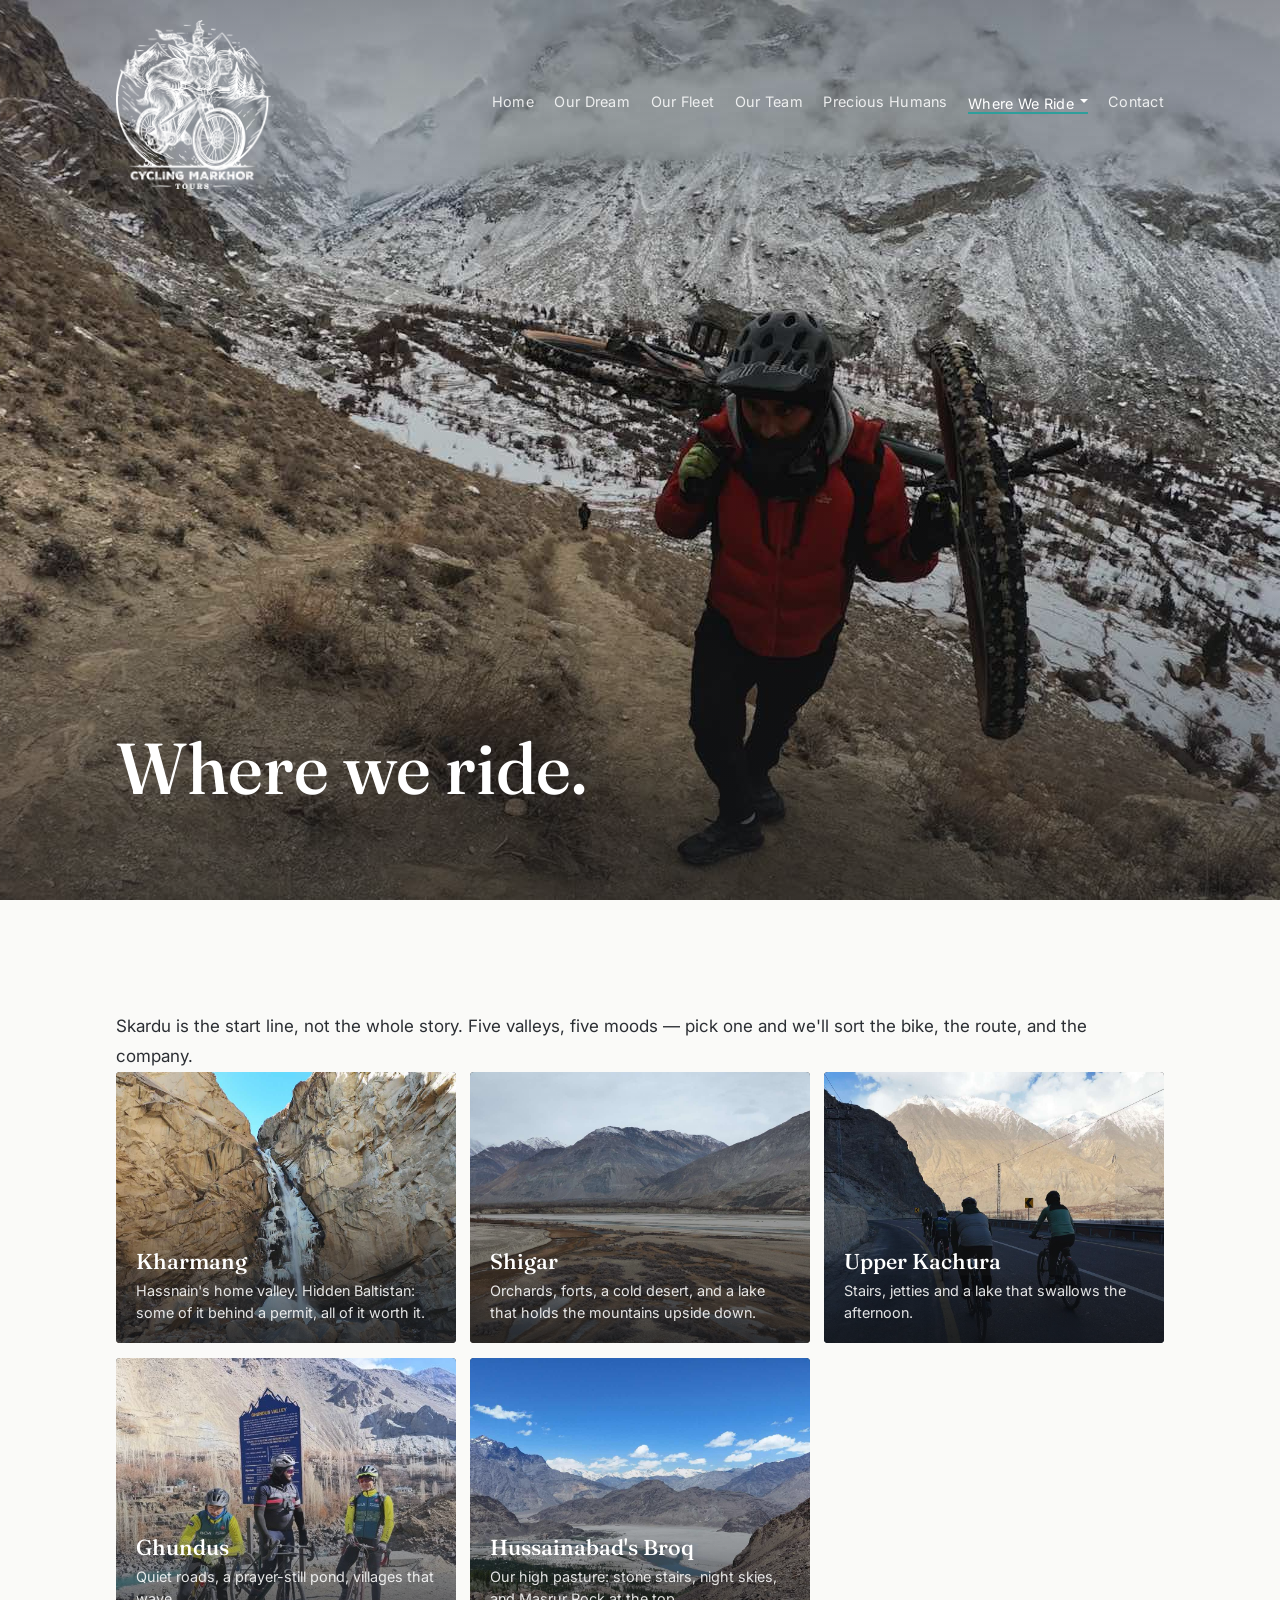
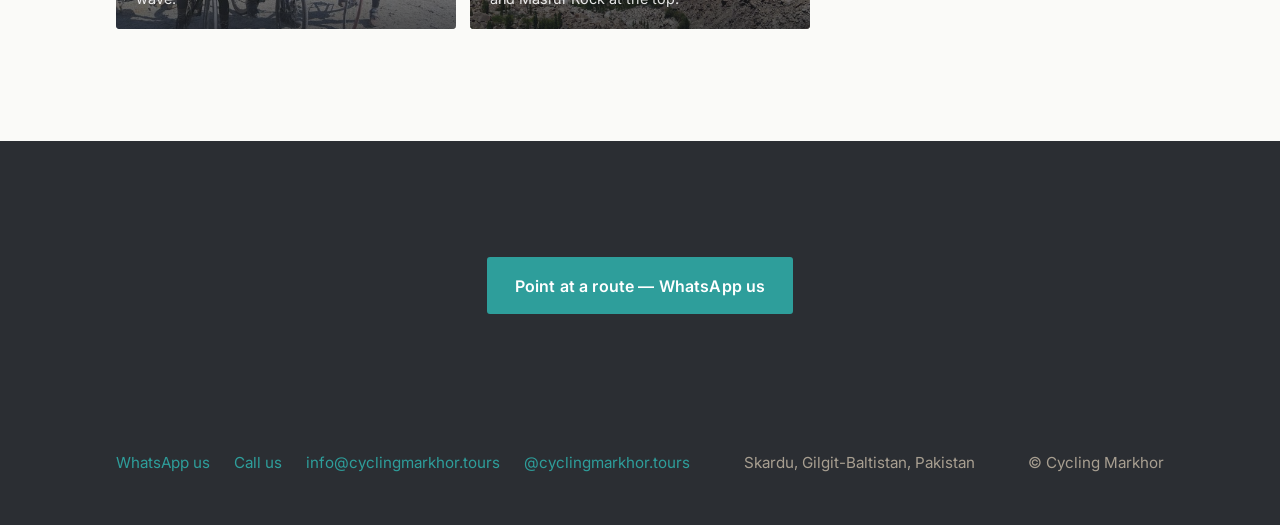
<file: where-we-ride.html>
<!DOCTYPE html>
<html lang="en">
<head>
  <meta charset="UTF-8">
  <meta name="viewport" content="width=device-width, initial-scale=1">
  <title>Where We Ride — Cycling Markhor</title>
  <meta name="description" content="Five valleys, five moods — Kharmang, Shigar, Upper Kachura, Ghundus and Hussainabad's Broq: the rides we share from Skardu.">
  <meta property="og:title" content="Where We Ride — Cycling Markhor">
  <meta property="og:description" content="Five valleys, five moods — Kharmang, Shigar, Upper Kachura, Ghundus and Hussainabad's Broq: the rides we share from Skardu.">
  <meta property="og:image" content="https://cyclingmarkhor.com/assets/vid/hassnain-climbing-masrur-rock-poster.jpg">
  <link rel="preconnect" href="https://fonts.googleapis.com">
  <link rel="preconnect" href="https://fonts.gstatic.com" crossorigin>
  <link href="https://fonts.googleapis.com/css2?family=Fraunces:opsz,wght@9..144,400;9..144,500;9..144,600&family=Inter:wght@400;500;600&display=swap" rel="stylesheet">
  <link rel="icon" type="image/png" href="assets/brand/favicon.png">
  <link rel="apple-touch-icon" href="assets/brand/apple-touch-icon.png">
  <link rel="stylesheet" href="css/style.css">
</head>
<body>

  <header class="site-header">
    <div class="wrap">
      <a class="logo" href="index.html"><img src="assets/brand/logo-light.png" alt="Cycling Markhor" width="320" height="348"></a>
      <button class="nav-toggle" aria-label="Menu" aria-expanded="false"><span></span><span></span><span></span></button>
      <nav class="site-nav">
        <a href="index.html">Home</a>
        <a href="our-dream.html">Our Dream</a>
        <a href="our-fleet.html">Our Fleet</a>
        <a href="our-team.html">Our Team</a>
        <a href="our-precious-humans.html">Precious Humans</a>
        <div class="nav-item">
          <a href="where-we-ride.html" aria-current="page">Where We Ride</a>
          <div class="nav-dropdown">
            <a href="where-we-ride.html">All rides</a>
            <a href="rides/kharmang-valley.html">Kharmang Valley</a>
            <a href="rides/shigar-valley.html">Shigar Valley</a>
            <a href="rides/upper-kachura.html">Upper Kachura</a>
            <a href="rides/ghundus-valley.html">Ghundus Valley</a>
            <a href="rides/hussainabad-broq.html">Hussainabad's Broq</a>
          </div>
        </div>
        <a href="contact.html">Contact</a>
      </nav>
    </div>
  </header>

  <!-- Hero: 7-clip action reel (js/reel.js). Poster of clip 1 paints first. -->
  <section class="hero" data-clips="assets/vid/hassnain-climbing-masrur-rock.mp4,
    assets/vid/hassnain-crossing-bridge.mp4,
    assets/vid/nauman-hassnain-riding-together-1.mp4,
    assets/vid/sarfaranga-climb.mp4,
    assets/vid/hassnain-and-nauman.mp4,
    assets/vid/hassnain-pov-crossing-tractor.mp4,
    assets/vid/nauman-hassnain-riding-together-2.mp4">
    <img class="hero-poster" src="assets/vid/hassnain-climbing-masrur-rock-poster.jpg" alt="Hassnain carrying his bike up Masrur Rock" fetchpriority="high">
    <div class="hero-shade"></div>
    <div class="hero-content">
      <div class="wrap">
        <h1>Where we ride.</h1>
      </div>
    </div>
  </section>

  <section class="section">
    <div class="wrap">
      <p class="lede">Skardu is the start line, not the whole story. Five valleys, five moods — pick one and we'll sort the bike, the route, and the company.</p>

      <div class="explore-grid">
        <a class="explore-card" href="rides/kharmang-valley.html">
          <img src="assets/vid/khamosh-waterfall-poster.jpg" alt="Khamosh waterfall part-frozen between rock walls" loading="lazy" width="1600" height="900">
          <div class="explore-card-text">
            <h3>Kharmang</h3>
            <p>Hassnain's home valley. Hidden Baltistan: some of it behind a permit, all of it worth it.</p>
          </div>
        </a>
        <a class="explore-card" href="rides/shigar-valley.html">
          <img src="assets/vid/shigar-poster.jpg" alt="The green walled lanes of Shigar valley" loading="lazy" width="1600" height="900">
          <div class="explore-card-text">
            <h3>Shigar</h3>
            <p>Orchards, forts, a cold desert, and a lake that holds the mountains upside down.</p>
          </div>
        </a>
        <a class="explore-card" href="rides/upper-kachura.html">
          <img src="assets/vid/riding-towards-kachura-poster.jpg" alt="Riding the road towards Upper Kachura" loading="lazy" width="1600" height="900">
          <div class="explore-card-text">
            <h3>Upper Kachura</h3>
            <p>Stairs, jetties and a lake that swallows the afternoon.</p>
          </div>
        </a>
        <a class="explore-card" href="rides/ghundus-valley.html">
          <img src="assets/img/thumbs/nauman-ejju-and-broko-in-ghundus-valley.jpg" alt="Three riders in the green Ghundus valley" loading="lazy" width="800" height="450">
          <div class="explore-card-text">
            <h3>Ghundus</h3>
            <p>Quiet roads, a prayer-still pond, villages that wave.</p>
          </div>
        </a>
        <a class="explore-card" href="rides/hussainabad-broq.html">
          <img src="assets/vid/view-from-broq-poster.jpg" alt="The view over the valley from Hussainabad's broq" loading="lazy" width="1600" height="900">
          <div class="explore-card-text">
            <h3>Hussainabad's Broq</h3>
            <p>Our high pasture: stone stairs, night skies, and Masrur Rock at the top.</p>
          </div>
        </a>
      </div>
    </div>
  </section>

  <section class="cta-band">
    <div class="wrap">
      <a class="btn" href="https://wa.me/923554437090">Point at a route — WhatsApp us</a>
    </div>
  </section>

  <footer class="site-footer">
    <div class="wrap">
      <div class="footer-links">
        <a href="https://wa.me/923554437090">WhatsApp us</a>
        <a href="tel:+923554437090">Call us</a>
        <a href="mailto:info@cyclingmarkhor.tours">info@cyclingmarkhor.tours</a>
        <a href="https://instagram.com/cyclingmarkhor.tours">@cyclingmarkhor.tours</a>
      </div>
      <span>Skardu, Gilgit-Baltistan, Pakistan</span>
      <span>© Cycling Markhor</span>
    </div>
  </footer>

  <script src="js/reel.js"></script>
  <script src="js/site.js"></script>
</body>
</html>
</file>
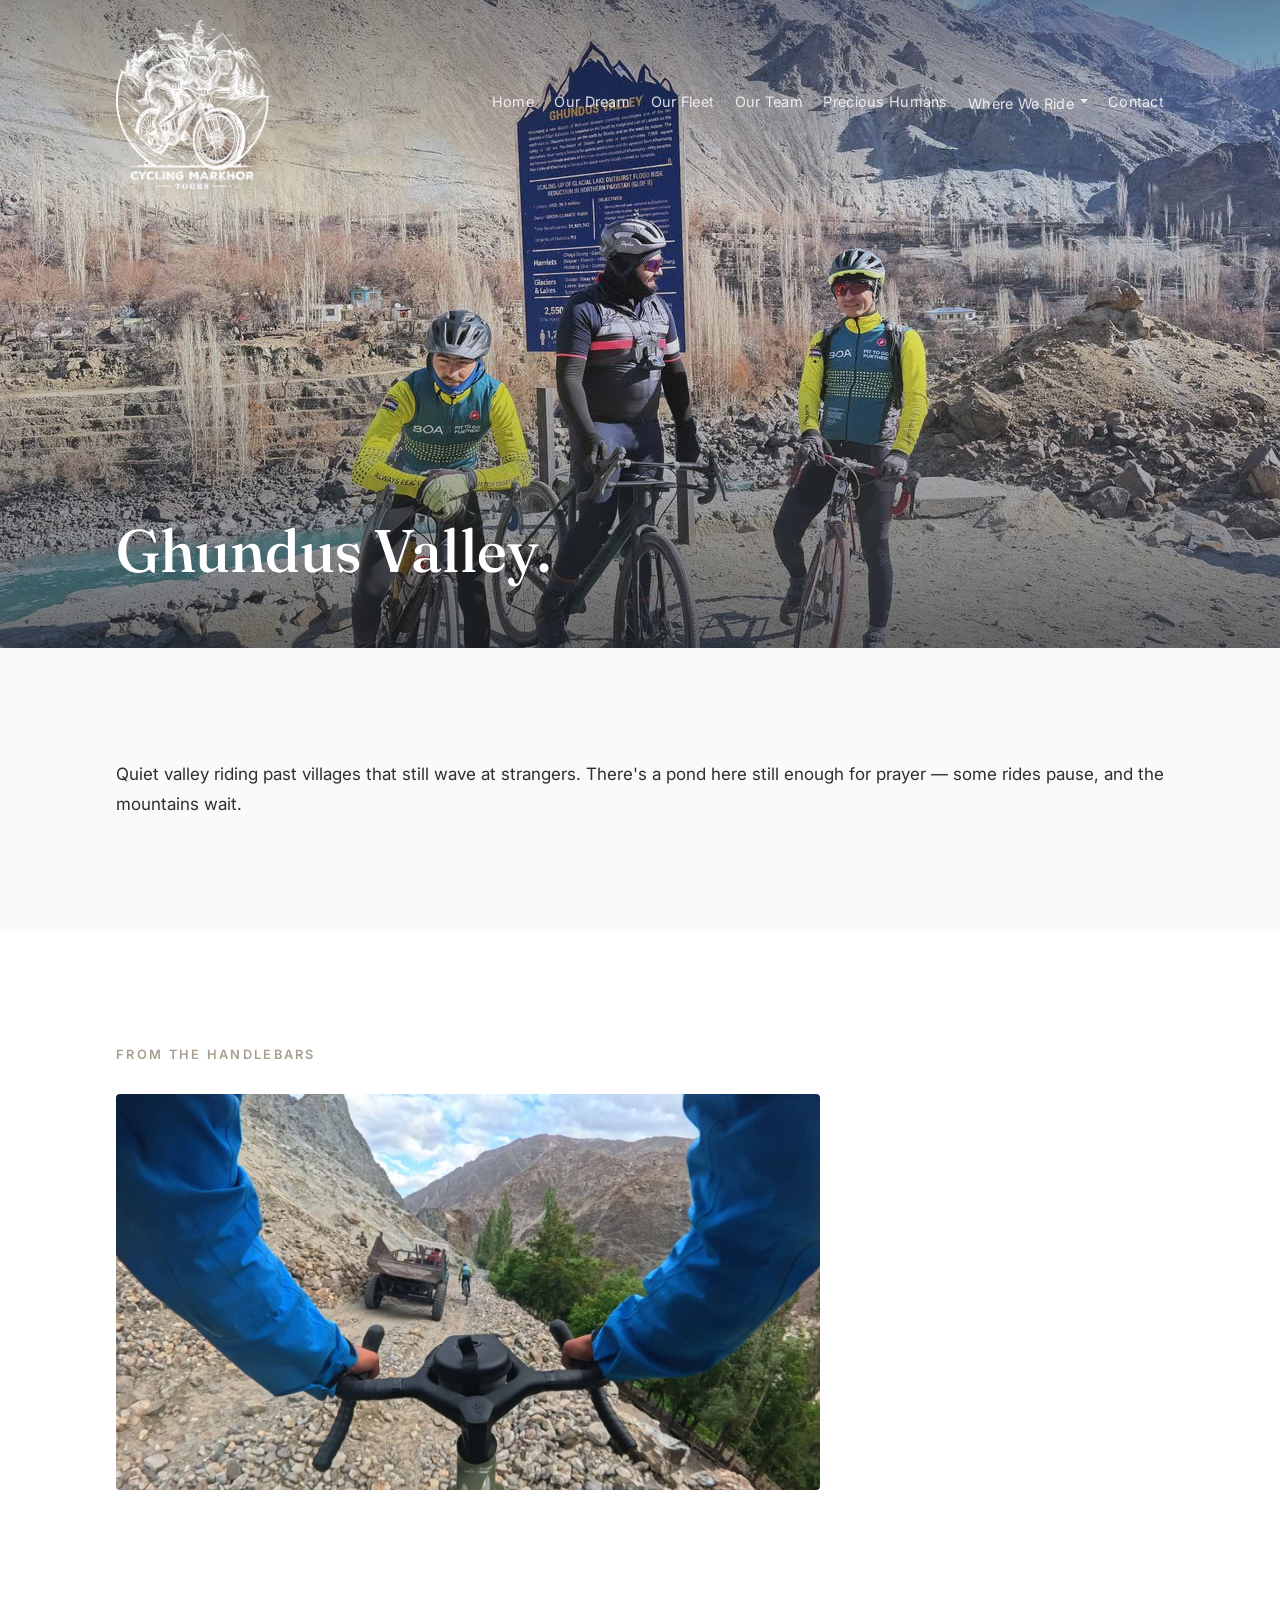
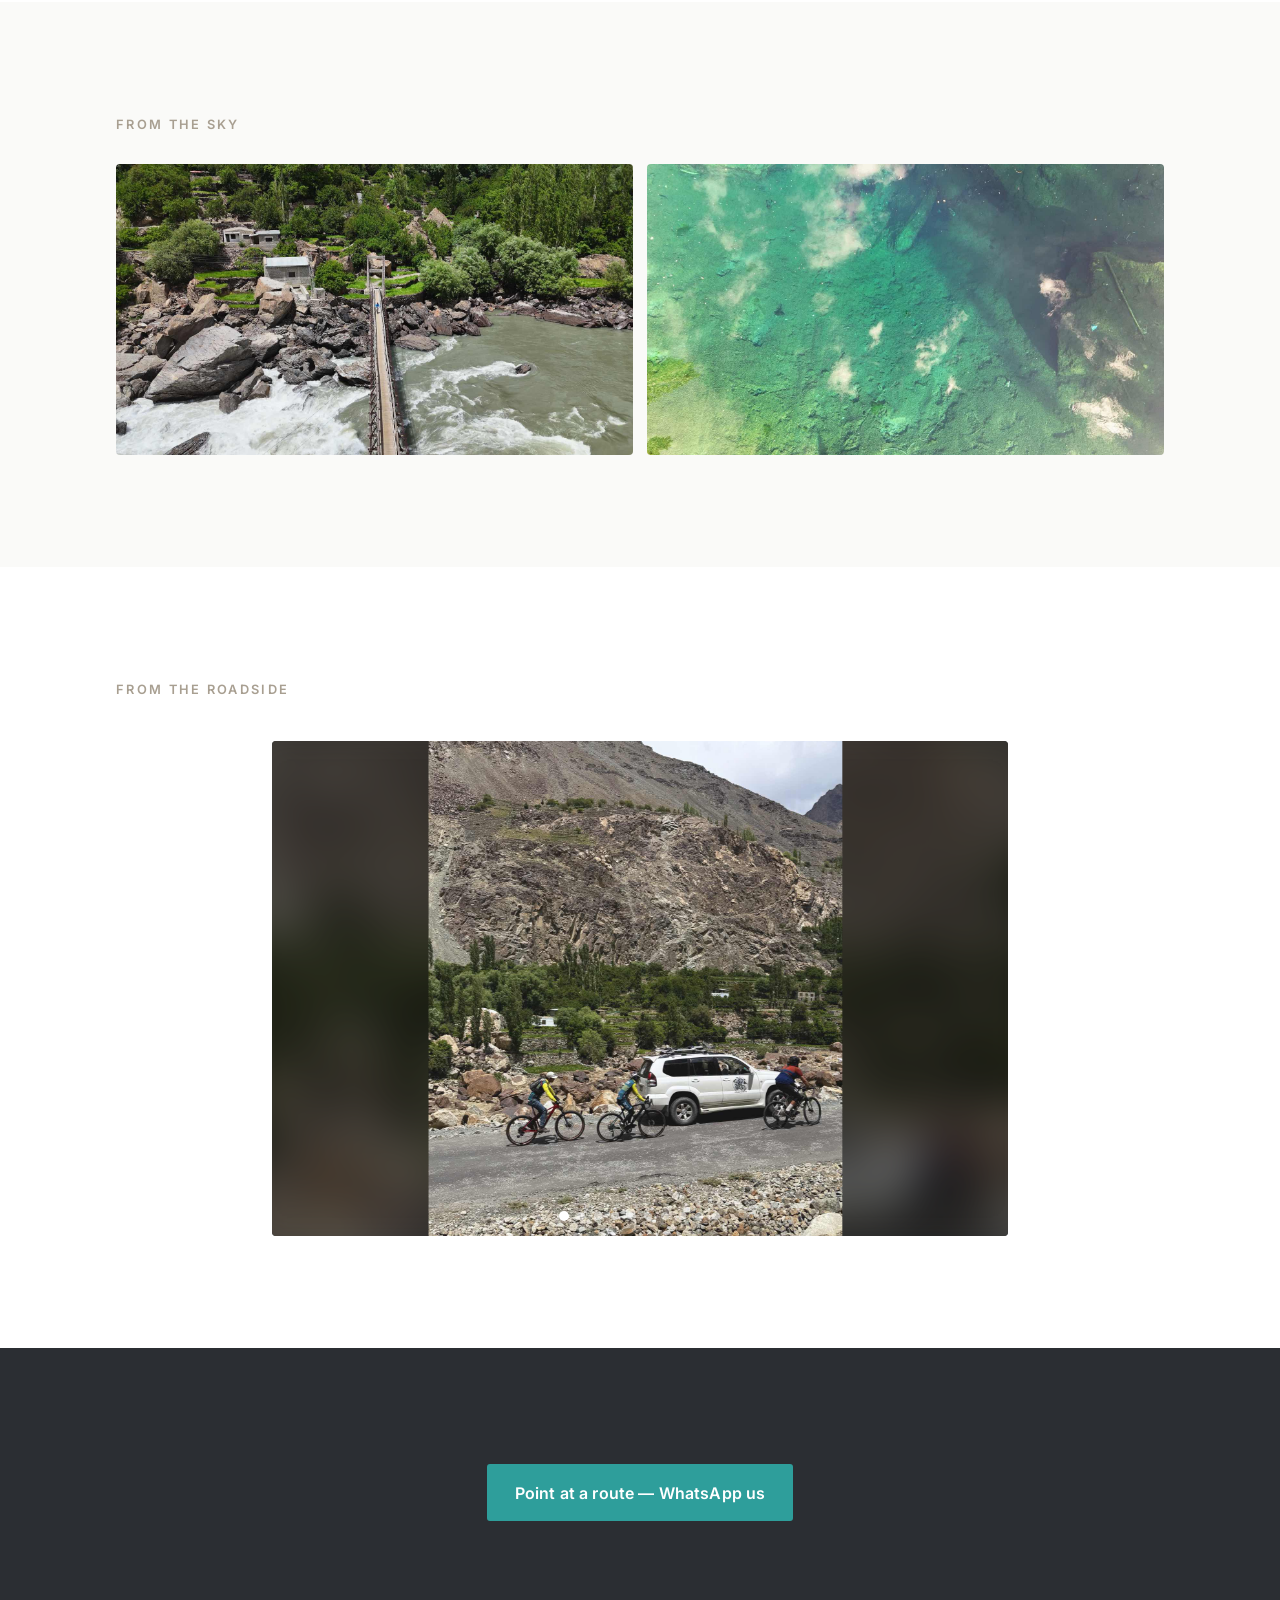
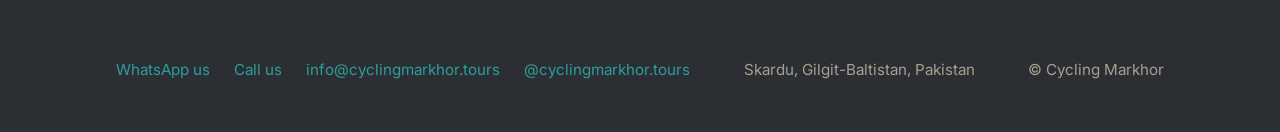
<file: rides/ghundus-valley.html>
<!DOCTYPE html>
<html lang="en">
<head>
  <meta charset="UTF-8">
  <meta name="viewport" content="width=device-width, initial-scale=1">
  <title>Ghundus Valley — Where We Ride — Cycling Markhor</title>
  <meta name="description" content="Quiet valley riding past villages that still wave at strangers, and a pond still enough for prayer.">
  <meta property="og:title" content="Ghundus Valley — Where We Ride — Cycling Markhor">
  <meta property="og:description" content="Quiet valley riding past villages that still wave at strangers, and a pond still enough for prayer.">
  <meta property="og:image" content="https://cyclingmarkhor.com/assets/img/nauman-ejju-and-broko-in-ghundus-valley.jpg">
  <link rel="preconnect" href="https://fonts.googleapis.com">
  <link rel="preconnect" href="https://fonts.gstatic.com" crossorigin>
  <link href="https://fonts.googleapis.com/css2?family=Fraunces:opsz,wght@9..144,400;9..144,500;9..144,600&family=Inter:wght@400;500;600&display=swap" rel="stylesheet">
  <link rel="icon" type="image/png" href="../assets/brand/favicon.png">
  <link rel="apple-touch-icon" href="../assets/brand/apple-touch-icon.png">
  <link rel="stylesheet" href="../css/style.css">
</head>
<body>

  <header class="site-header">
    <div class="wrap">
      <a class="logo" href="../index.html"><img src="../assets/brand/logo-light.png" alt="Cycling Markhor" width="320" height="348"></a>
      <button class="nav-toggle" aria-label="Menu" aria-expanded="false"><span></span><span></span><span></span></button>
      <nav class="site-nav">
        <a href="../index.html">Home</a>
        <a href="../our-dream.html">Our Dream</a>
        <a href="../our-fleet.html">Our Fleet</a>
        <a href="../our-team.html">Our Team</a>
        <a href="../our-precious-humans.html">Precious Humans</a>
        <div class="nav-item">
          <a href="../where-we-ride.html">Where We Ride</a>
          <div class="nav-dropdown">
            <a href="../where-we-ride.html">All rides</a>
            <a href="kharmang-valley.html">Kharmang Valley</a>
            <a href="shigar-valley.html">Shigar Valley</a>
            <a href="upper-kachura.html">Upper Kachura</a>
            <a href="ghundus-valley.html" aria-current="page">Ghundus Valley</a>
            <a href="hussainabad-broq.html">Hussainabad's Broq</a>
          </div>
        </div>
        <a href="../contact.html">Contact</a>
      </nav>
    </div>
  </header>

  <section class="page-hero">
    <img class="page-hero-media" src="../assets/img/nauman-ejju-and-broko-in-ghundus-valley.jpg"
      srcset="../assets/img/nauman-ejju-and-broko-in-ghundus-valley-1280.jpg 1280w, ../assets/img/nauman-ejju-and-broko-in-ghundus-valley.jpg 1600w, ../assets/img/nauman-ejju-and-broko-in-ghundus-valley-2560.jpg 2560w"
      sizes="100vw" alt="Three riders in the green Ghundus valley beside the valley sign" fetchpriority="high">
    <div class="hero-shade"></div>
    <div class="page-hero-content">
      <div class="wrap">
        <h1>Ghundus Valley.</h1>
      </div>
    </div>
  </section>

  <section class="section">
    <div class="wrap">
      <p class="lede">Quiet valley riding past villages that still wave at strangers. There's a pond here still enough for prayer — some rides pause, and the mountains wait.</p>
    </div>
  </section>

  <section class="section section--seasons">
    <div class="wrap">
      <span class="kicker">From the handlebars</span>
      <div class="clip-grid" style="--cols: 1; max-width: 44rem;">
        <video data-autoplay loop muted playsinline preload="none" poster="../assets/vid/hassnain-pov-crossing-tractor-poster.jpg" data-src="../assets/vid/hassnain-pov-crossing-tractor.mp4" aria-label="Passing a tractor on a narrow valley road"></video>
      </div>
    </div>
  </section>

  <section class="section">
    <div class="wrap">
      <span class="kicker">From the sky</span>
      <div class="clip-grid" style="--cols: 2;">
        <video data-autoplay loop muted playsinline preload="none" poster="../assets/vid/hassnain-crossing-bridge-poster.jpg" data-src="../assets/vid/hassnain-crossing-bridge.mp4" aria-label="Hassnain crossing the suspension bridge with his bike"></video>
        <video data-autoplay loop muted playsinline preload="none" poster="../assets/vid/lake-reverse-poster.jpg" data-src="../assets/vid/lake-reverse.mp4" aria-label="The still lake mirroring the mountains"></video>
      </div>
    </div>
  </section>

  <section class="section section--seasons">
    <div class="wrap">
      <span class="kicker">From the roadside</span>
      <div class="slideshow slideshow--compact" role="region" aria-roledescription="carousel" aria-label="Ghundus from the roadside"
        data-slides="../assets/img/broko-ejju-prado-and-nauman.jpg,
          ../assets/img/broko-in-ghundus.jpg,
          ../assets/img/le-ejju-and-broko.jpg,
          ../assets/img/ejju-2.jpg,
          ../assets/img/ejju-and-m-hassan.jpg,
          ../assets/img/ejju-in-prostration-1.jpg,
          ../assets/img/grizl-and-grail.jpg,
          ../assets/img/nauman-and-ejju.jpg,
          ../assets/img/nauman-in-ghundus.jpg,
          ../assets/img/nauman-and-kids-1.jpg"
        data-alts="Three riders and the Prado on the valley road beneath the cliffs|Broko riding through Ghundus|Ejju and Broko posing with their bikes|Ejju on a valley road|M Hassan streamside with Ejju|A quiet moment of prayer on the ride|The Grizl and Grail leaning together|Numaan and Ejju riding side by side beneath the scree slopes|Numaan riding through Ghundus|Village kids escorting a rider up the path">
        <div class="slide is-visible">
          <img class="slide-bg" src="../assets/img/broko-ejju-prado-and-nauman.jpg" alt="" aria-hidden="true" loading="lazy">
          <img class="slide-fg" src="../assets/img/broko-ejju-prado-and-nauman.jpg" alt="Three riders and the Prado on the valley road beneath the cliffs" loading="lazy" width="1280" height="1600">
        </div>
      </div>
    </div>
  </section>

  <section class="cta-band">
    <div class="wrap">
      <a class="btn" href="https://wa.me/923554437090">Point at a route — WhatsApp us</a>
    </div>
  </section>

  <footer class="site-footer">
    <div class="wrap">
      <div class="footer-links">
        <a href="https://wa.me/923554437090">WhatsApp us</a>
        <a href="tel:+923554437090">Call us</a>
        <a href="mailto:info@cyclingmarkhor.tours">info@cyclingmarkhor.tours</a>
        <a href="https://instagram.com/cyclingmarkhor.tours">@cyclingmarkhor.tours</a>
      </div>
      <span>Skardu, Gilgit-Baltistan, Pakistan</span>
      <span>© Cycling Markhor</span>
    </div>
  </footer>

  <script src="../js/site.js"></script>
</body>
</html>
</file>
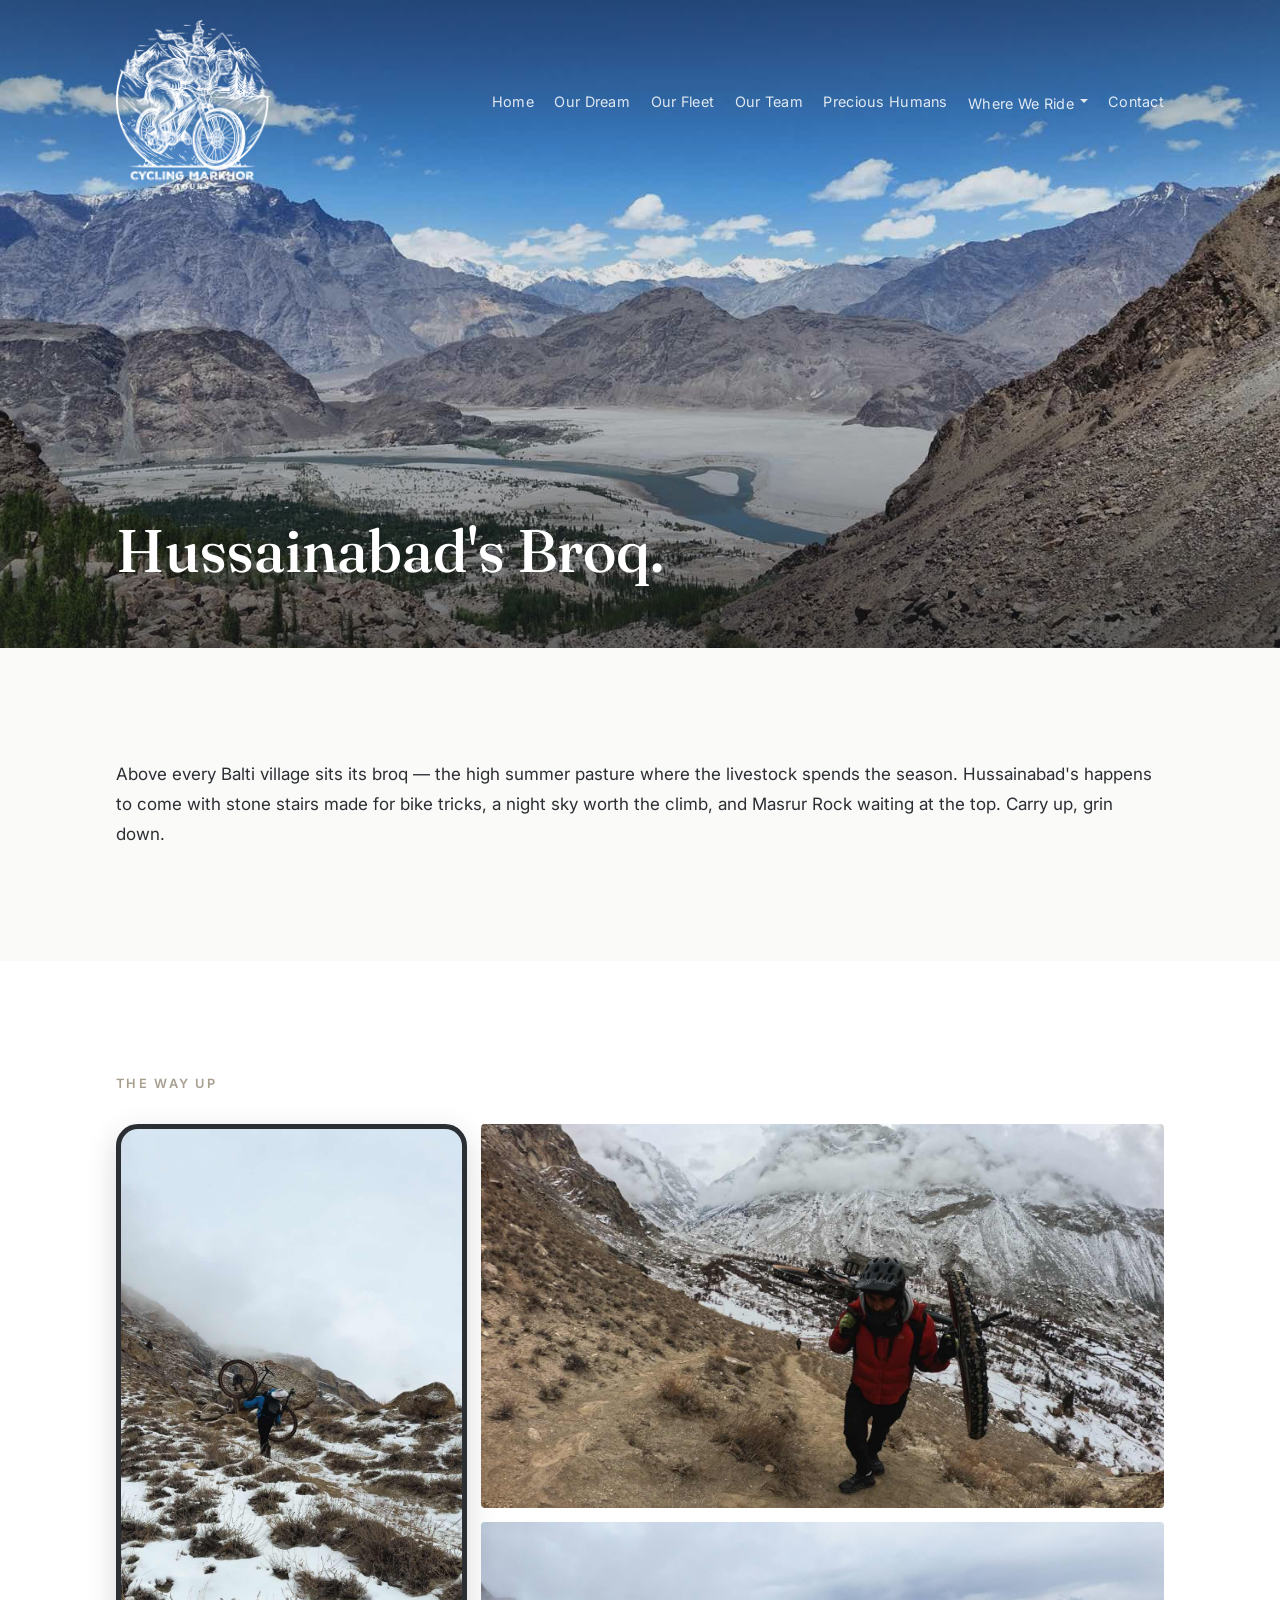
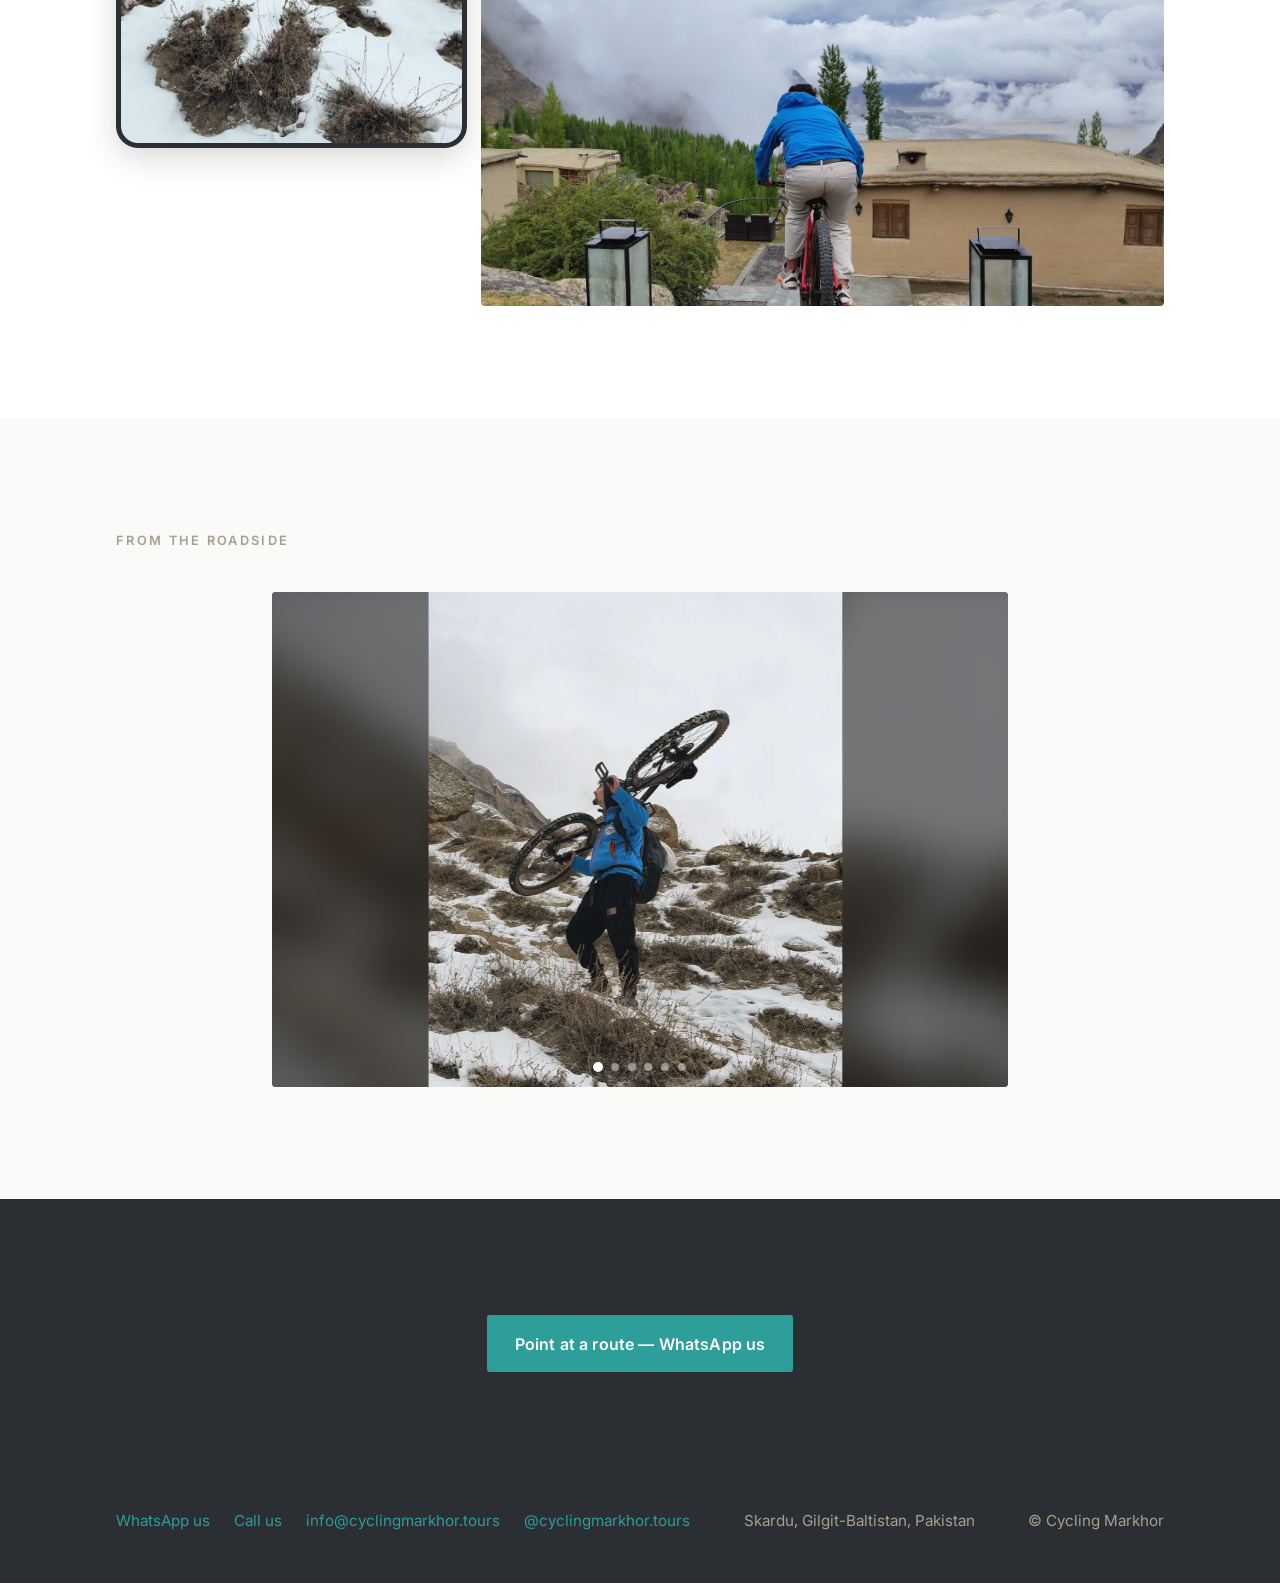
<file: rides/hussainabad-broq.html>
<!DOCTYPE html>
<html lang="en">
<head>
  <meta charset="UTF-8">
  <meta name="viewport" content="width=device-width, initial-scale=1">
  <title>Hussainabad's Broq — Where We Ride — Cycling Markhor</title>
  <meta name="description" content="Our high pasture: stone stairs made for bike tricks, night skies worth the climb, and Masrur Rock at the top.">
  <meta property="og:title" content="Hussainabad's Broq — Where We Ride — Cycling Markhor">
  <meta property="og:description" content="Our high pasture: stone stairs made for bike tricks, night skies worth the climb, and Masrur Rock at the top.">
  <meta property="og:image" content="https://cyclingmarkhor.com/assets/vid/view-from-broq-poster.jpg">
  <link rel="preconnect" href="https://fonts.googleapis.com">
  <link rel="preconnect" href="https://fonts.gstatic.com" crossorigin>
  <link href="https://fonts.googleapis.com/css2?family=Fraunces:opsz,wght@9..144,400;9..144,500;9..144,600&family=Inter:wght@400;500;600&display=swap" rel="stylesheet">
  <link rel="icon" type="image/png" href="../assets/brand/favicon.png">
  <link rel="apple-touch-icon" href="../assets/brand/apple-touch-icon.png">
  <link rel="stylesheet" href="../css/style.css">
</head>
<body>

  <header class="site-header">
    <div class="wrap">
      <a class="logo" href="../index.html"><img src="../assets/brand/logo-light.png" alt="Cycling Markhor" width="320" height="348"></a>
      <button class="nav-toggle" aria-label="Menu" aria-expanded="false"><span></span><span></span><span></span></button>
      <nav class="site-nav">
        <a href="../index.html">Home</a>
        <a href="../our-dream.html">Our Dream</a>
        <a href="../our-fleet.html">Our Fleet</a>
        <a href="../our-team.html">Our Team</a>
        <a href="../our-precious-humans.html">Precious Humans</a>
        <div class="nav-item">
          <a href="../where-we-ride.html">Where We Ride</a>
          <div class="nav-dropdown">
            <a href="../where-we-ride.html">All rides</a>
            <a href="kharmang-valley.html">Kharmang Valley</a>
            <a href="shigar-valley.html">Shigar Valley</a>
            <a href="upper-kachura.html">Upper Kachura</a>
            <a href="ghundus-valley.html">Ghundus Valley</a>
            <a href="hussainabad-broq.html" aria-current="page">Hussainabad's Broq</a>
          </div>
        </div>
        <a href="../contact.html">Contact</a>
      </nav>
    </div>
  </header>

  <section class="page-hero">
    <video class="page-hero-media" data-autoplay loop muted playsinline preload="none"
      poster="../assets/vid/view-from-broq-poster.jpg"
      data-src="../assets/vid/view-from-broq.mp4"
      aria-label="The view over the valley from Hussainabad's broq"></video>
    <div class="hero-shade"></div>
    <div class="page-hero-content">
      <div class="wrap">
        <h1>Hussainabad's Broq.</h1>
      </div>
    </div>
  </section>

  <section class="section">
    <div class="wrap">
      <p class="lede">Above every Balti village sits its broq — the high summer pasture where the livestock spends the season. Hussainabad's happens to come with stone stairs made for bike tricks, a night sky worth the climb, and Masrur Rock waiting at the top. Carry up, grin down.</p>
    </div>
  </section>

  <section class="section section--seasons">
    <div class="wrap">
      <span class="kicker">The way up</span>
      <div class="clip-split">
        <div class="phone-card">
          <video data-autoplay loop muted playsinline preload="none" poster="../assets/vid/ejju-and-hassnain-going-up-masrur-poster.jpg" data-src="../assets/vid/ejju-and-hassnain-going-up-masrur.mp4" aria-label="Ejju and Hassnain carrying bikes up Masrur"></video>
        </div>
        <div class="clip-split-stack">
          <video data-autoplay loop muted playsinline preload="none" poster="../assets/vid/hassnain-climbing-masrur-rock-poster.jpg" data-src="../assets/vid/hassnain-climbing-masrur-rock.mp4" aria-label="Hassnain carrying his bike up the snow slope to Masrur Rock"></video>
          <video data-autoplay loop muted playsinline preload="none" poster="../assets/vid/hassnain-broq-stairs-2-poster.jpg" data-src="../assets/vid/hassnain-broq-stairs-2.mp4" aria-label="Riding the stone steps at the top of the broq"></video>
        </div>
      </div>
    </div>
  </section>

  <section class="section">
    <div class="wrap">
      <span class="kicker">From the roadside</span>
      <div class="slideshow slideshow--compact" role="region" aria-roledescription="carousel" aria-label="The broq from the roadside"
        data-slides="../assets/img/ejju-headed-to-masrur-rock.jpg,
          ../assets/img/hassnain-arsalan-and-broko.jpg,
          ../assets/img/night-view-from-broq.jpg,
          ../assets/img/cycling-markhor.jpg,
          ../assets/img/cycling-markhor-cafe-side-logo.jpg,
          ../assets/img/cycling-markhor-cafe-back-logo.jpg"
        data-alts="Ejju heading towards Masrur rock|Arsalan sitting with Hassnain and Broko on a frozen slope|The night sky over the valley from the broq|Bikes on the roof rack in the morning mist|The cafe logo on the side of the Prado|The cafe logo on the back of the Prado">
        <div class="slide is-visible">
          <img class="slide-bg" src="../assets/img/ejju-headed-to-masrur-rock.jpg" alt="" aria-hidden="true" loading="lazy">
          <img class="slide-fg" src="../assets/img/ejju-headed-to-masrur-rock.jpg" alt="Ejju heading towards Masrur rock" loading="lazy" width="1280" height="1600">
        </div>
      </div>
    </div>
  </section>

  <section class="cta-band">
    <div class="wrap">
      <a class="btn" href="https://wa.me/923554437090">Point at a route — WhatsApp us</a>
    </div>
  </section>

  <footer class="site-footer">
    <div class="wrap">
      <div class="footer-links">
        <a href="https://wa.me/923554437090">WhatsApp us</a>
        <a href="tel:+923554437090">Call us</a>
        <a href="mailto:info@cyclingmarkhor.tours">info@cyclingmarkhor.tours</a>
        <a href="https://instagram.com/cyclingmarkhor.tours">@cyclingmarkhor.tours</a>
      </div>
      <span>Skardu, Gilgit-Baltistan, Pakistan</span>
      <span>© Cycling Markhor</span>
    </div>
  </footer>

  <script src="../js/site.js"></script>
</body>
</html>
</file>
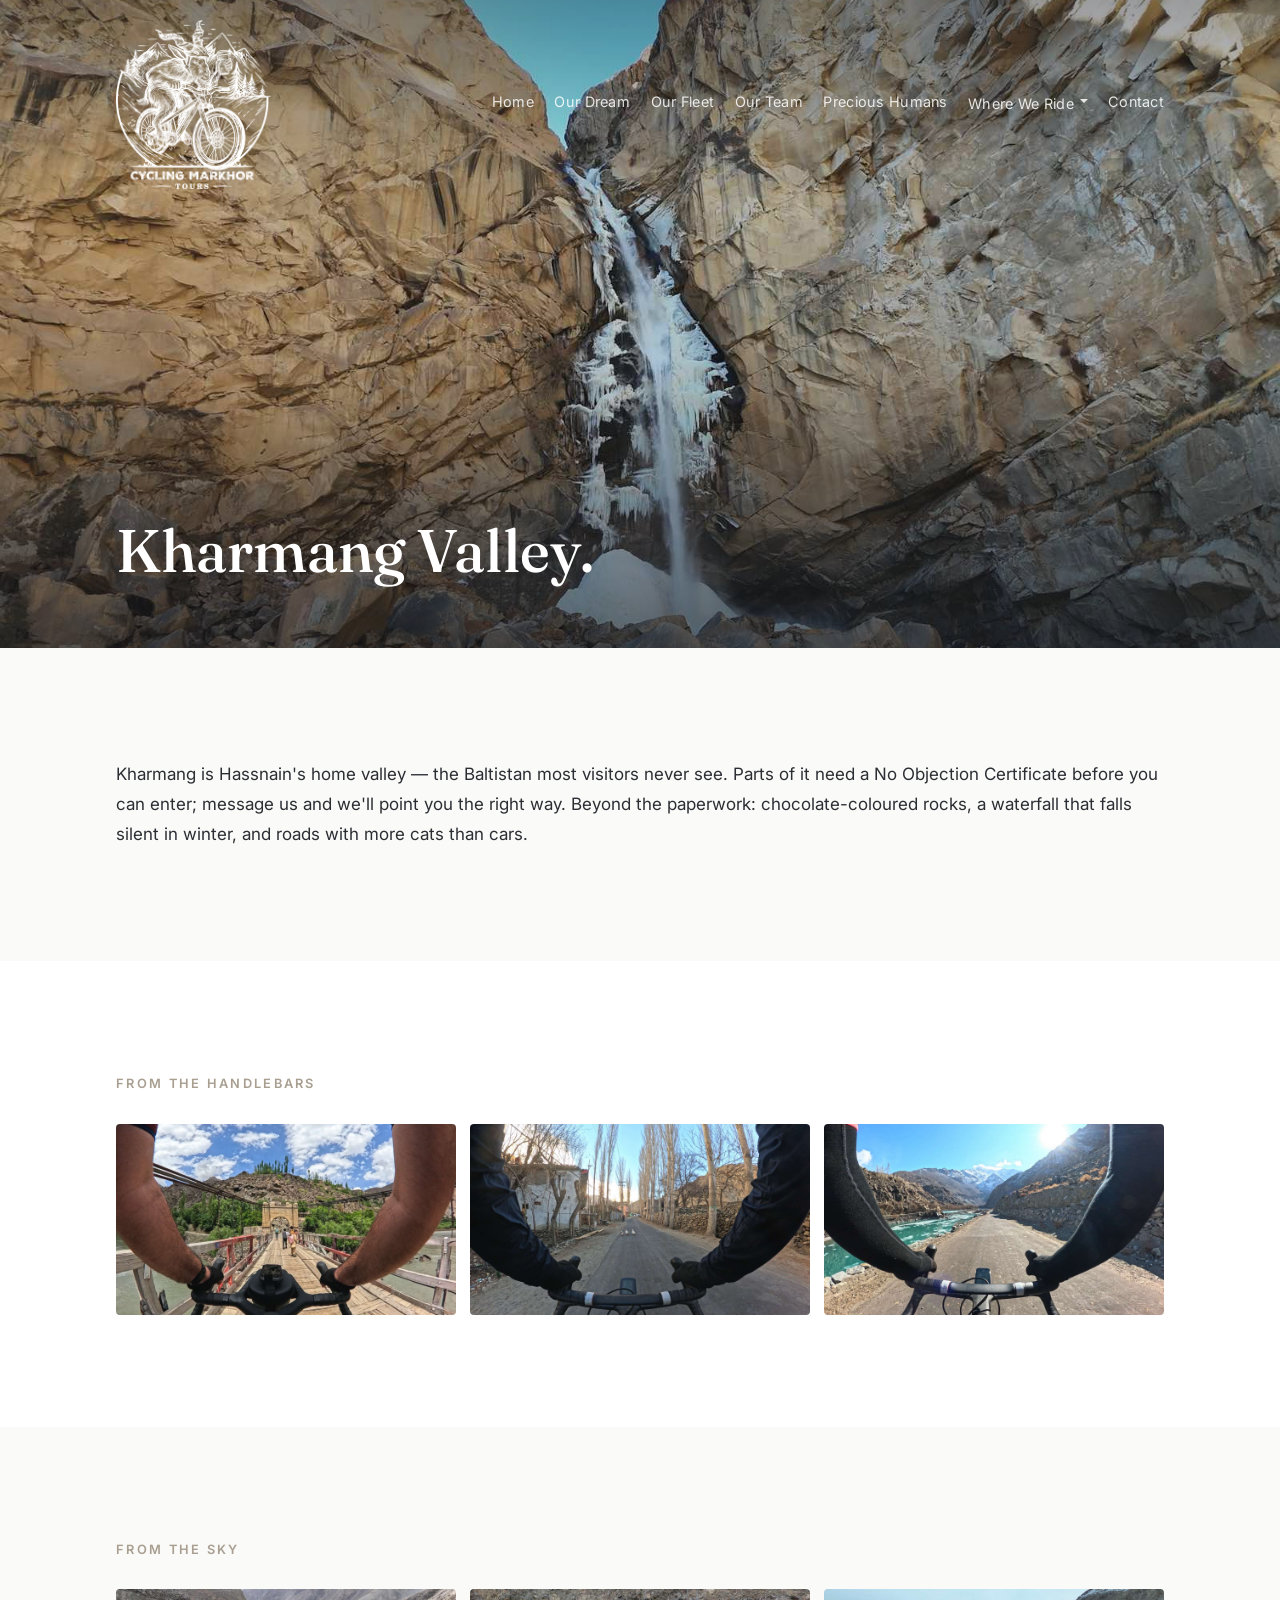
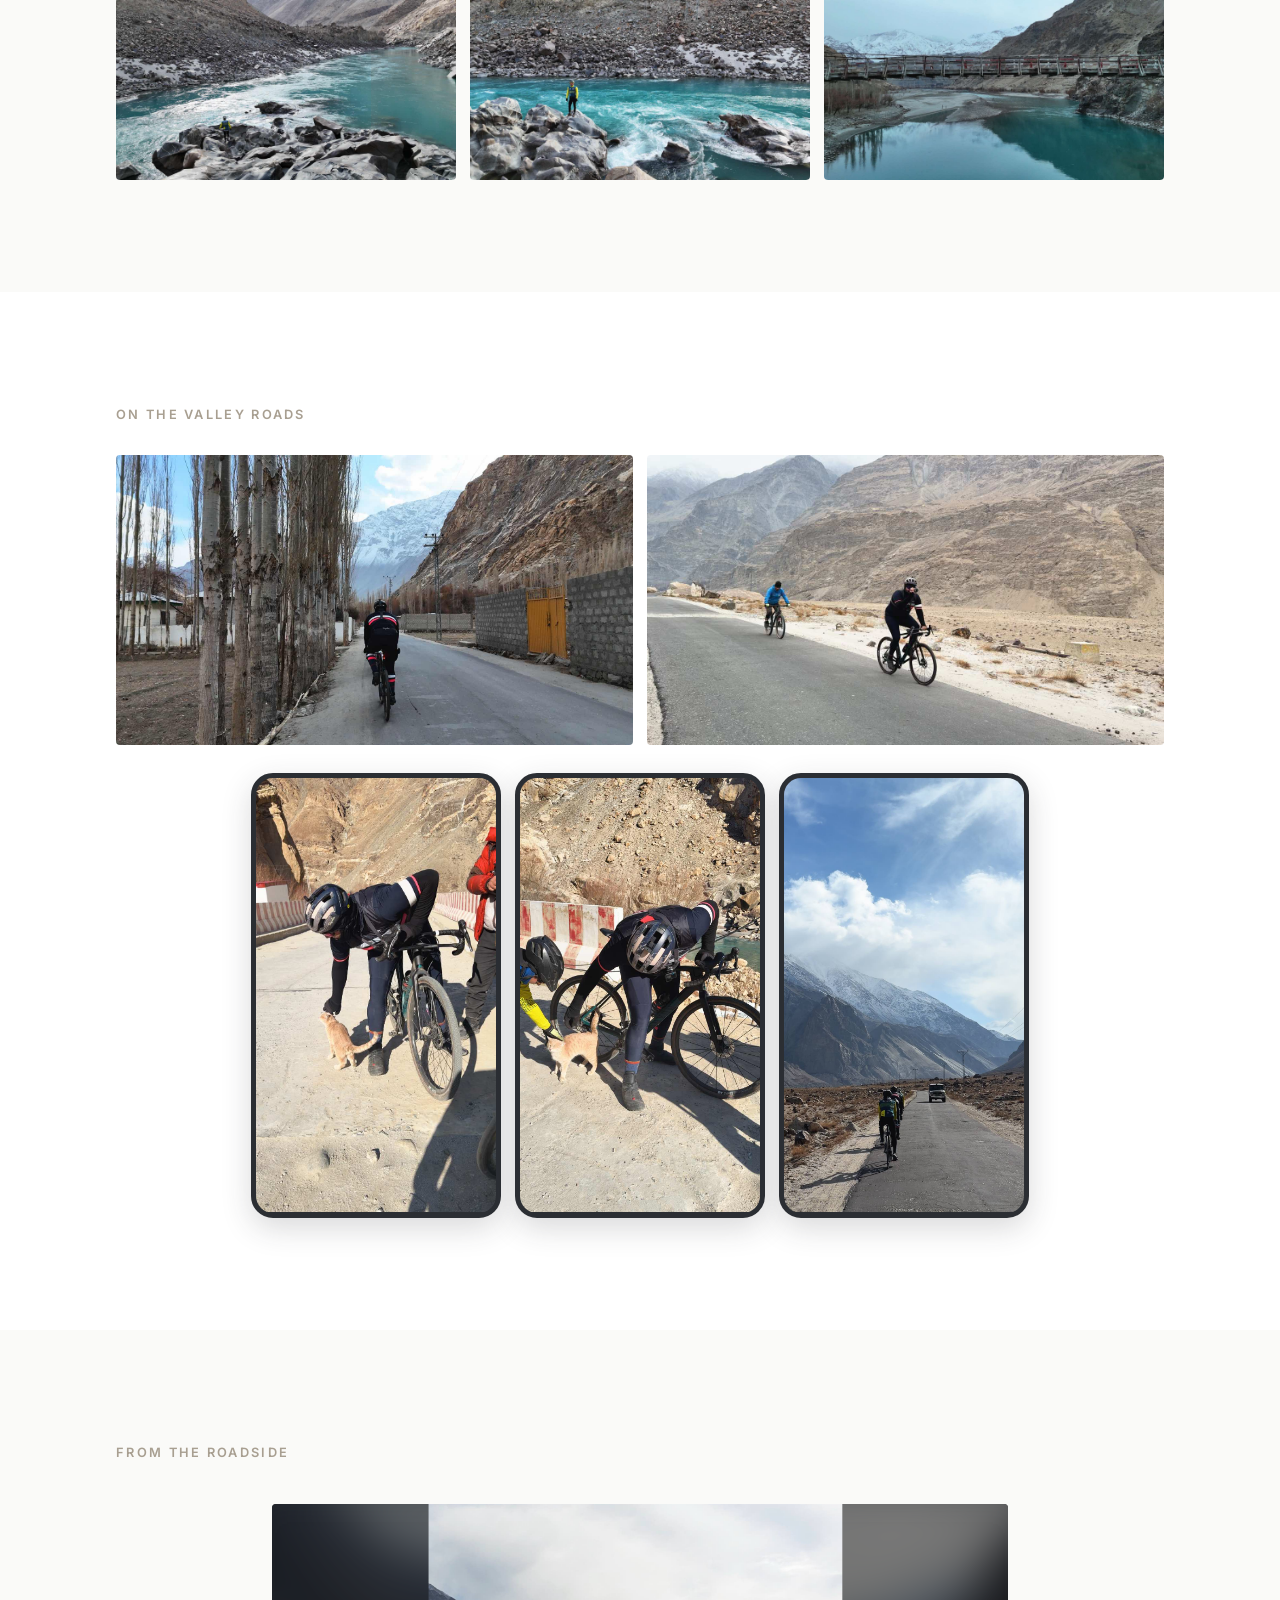
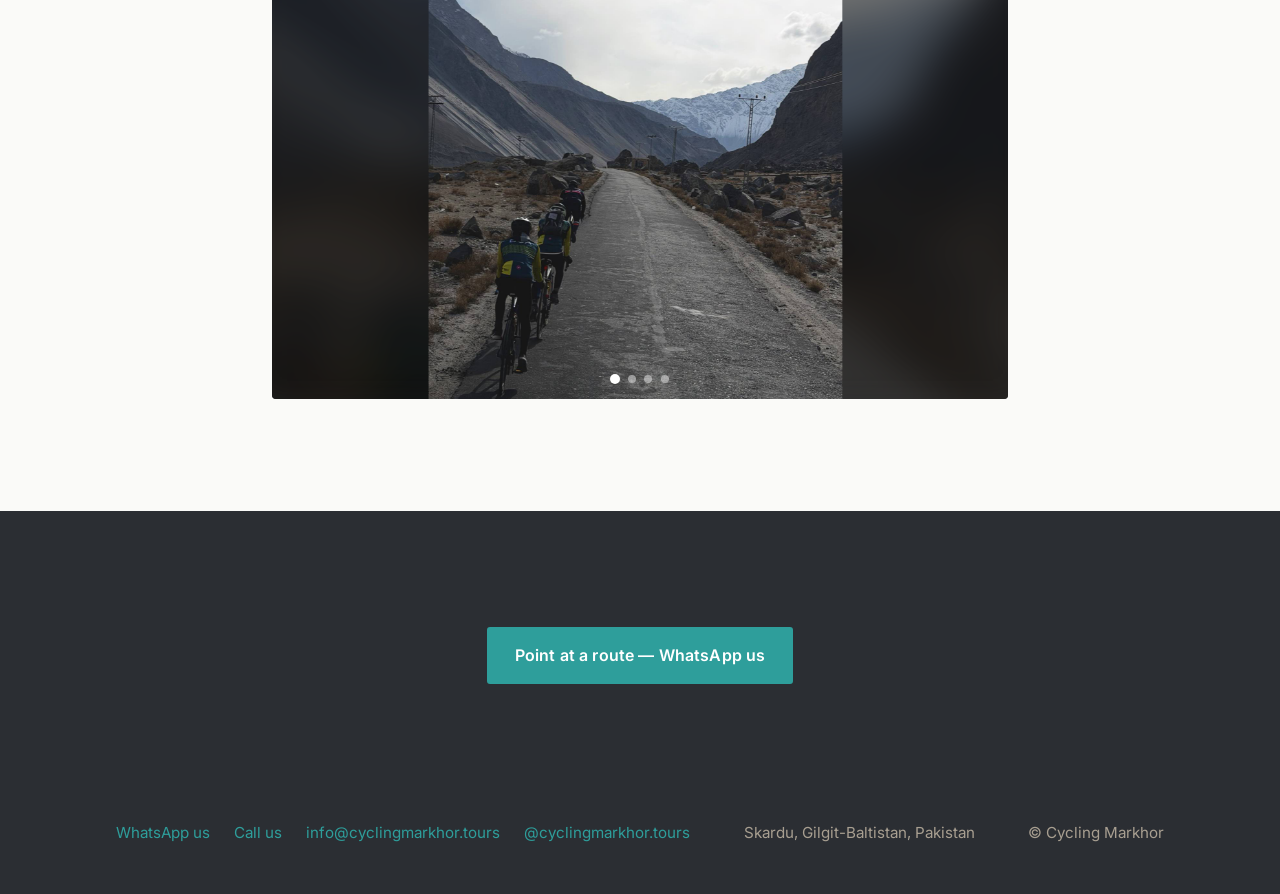
<file: rides/kharmang-valley.html>
<!DOCTYPE html>
<html lang="en">
<head>
  <meta charset="UTF-8">
  <meta name="viewport" content="width=device-width, initial-scale=1">
  <title>Kharmang Valley — Where We Ride — Cycling Markhor</title>
  <meta name="description" content="Hassnain's home valley: chocolate rocks, the Khamosh waterfall, and roads with more cats than cars. Some of it behind a permit — ask us.">
  <meta property="og:title" content="Kharmang Valley — Where We Ride — Cycling Markhor">
  <meta property="og:description" content="Hassnain's home valley: chocolate rocks, the Khamosh waterfall, and roads with more cats than cars. Some of it behind a permit — ask us.">
  <meta property="og:image" content="https://cyclingmarkhor.com/assets/vid/khamosh-waterfall-poster.jpg">
  <link rel="preconnect" href="https://fonts.googleapis.com">
  <link rel="preconnect" href="https://fonts.gstatic.com" crossorigin>
  <link href="https://fonts.googleapis.com/css2?family=Fraunces:opsz,wght@9..144,400;9..144,500;9..144,600&family=Inter:wght@400;500;600&display=swap" rel="stylesheet">
  <link rel="icon" type="image/png" href="../assets/brand/favicon.png">
  <link rel="apple-touch-icon" href="../assets/brand/apple-touch-icon.png">
  <link rel="stylesheet" href="../css/style.css">
</head>
<body>

  <header class="site-header">
    <div class="wrap">
      <a class="logo" href="../index.html"><img src="../assets/brand/logo-light.png" alt="Cycling Markhor" width="320" height="348"></a>
      <button class="nav-toggle" aria-label="Menu" aria-expanded="false"><span></span><span></span><span></span></button>
      <nav class="site-nav">
        <a href="../index.html">Home</a>
        <a href="../our-dream.html">Our Dream</a>
        <a href="../our-fleet.html">Our Fleet</a>
        <a href="../our-team.html">Our Team</a>
        <a href="../our-precious-humans.html">Precious Humans</a>
        <div class="nav-item">
          <a href="../where-we-ride.html">Where We Ride</a>
          <div class="nav-dropdown">
            <a href="../where-we-ride.html">All rides</a>
            <a href="kharmang-valley.html" aria-current="page">Kharmang Valley</a>
            <a href="shigar-valley.html">Shigar Valley</a>
            <a href="upper-kachura.html">Upper Kachura</a>
            <a href="ghundus-valley.html">Ghundus Valley</a>
            <a href="hussainabad-broq.html">Hussainabad's Broq</a>
          </div>
        </div>
        <a href="../contact.html">Contact</a>
      </nav>
    </div>
  </header>

  <section class="page-hero">
    <video class="page-hero-media" data-autoplay loop muted playsinline preload="none"
      poster="../assets/vid/khamosh-waterfall-poster.jpg"
      data-src="../assets/vid/khamosh-waterfall.mp4"
      aria-label="Khamosh waterfall part-frozen between rock walls"></video>
    <div class="hero-shade"></div>
    <div class="page-hero-content">
      <div class="wrap">
        <h1>Kharmang Valley.</h1>
      </div>
    </div>
  </section>

  <section class="section">
    <div class="wrap">
      <p class="lede">Kharmang is Hassnain's home valley — the Baltistan most visitors never see. Parts of it need a No Objection Certificate before you can enter; message us and we'll point you the right way. Beyond the paperwork: chocolate-coloured rocks, a waterfall that falls silent in winter, and roads with more cats than cars.</p>
    </div>
  </section>

  <section class="section section--seasons">
    <div class="wrap">
      <span class="kicker">From the handlebars</span>
      <div class="clip-grid">
        <video data-autoplay loop muted playsinline preload="none" poster="../assets/vid/pov-crossing-bridge-poster.jpg" data-src="../assets/vid/pov-crossing-bridge.mp4" aria-label="Crossing a wooden suspension bridge, planks underfoot"></video>
        <video data-autoplay loop muted playsinline preload="none" poster="../assets/vid/pov-ducks-poster.jpg" data-src="../assets/vid/pov-ducks.mp4" aria-label="A duck convoy crossing in front of the bikes"></video>
        <video data-autoplay loop muted playsinline preload="none" poster="../assets/vid/pov-frozen-river-poster.jpg" data-src="../assets/vid/pov-frozen-river.mp4" aria-label="Riding beside the frozen river in winter"></video>
      </div>
    </div>
  </section>

  <section class="section">
    <div class="wrap">
      <span class="kicker">From the sky</span>
      <div class="clip-grid">
        <video data-autoplay loop muted playsinline preload="none" poster="../assets/vid/broko-and-chocolate-rocks-poster.jpg" data-src="../assets/vid/broko-and-chocolate-rocks.mp4" aria-label="Broko riding past the chocolate-coloured rocks"></video>
        <video data-autoplay loop muted playsinline preload="none" poster="../assets/vid/broko-is-our-hero-poster.jpg" data-src="../assets/vid/broko-is-our-hero.mp4" aria-label="Broko standing over the turquoise river"></video>
        <video data-autoplay loop muted playsinline preload="none" poster="../assets/vid/bridge-reverse-poster.jpg" data-src="../assets/vid/bridge-reverse.mp4" aria-label="The suspension bridge over the river"></video>
      </div>
    </div>
  </section>

  <section class="section section--seasons">
    <div class="wrap">
      <span class="kicker">On the valley roads</span>
      <div class="clip-grid clip-grid--pair">
        <video data-autoplay loop muted playsinline preload="none" poster="../assets/vid/exiting-gol-poster.jpg" data-src="../assets/vid/exiting-gol.mp4" aria-label="Riding out of Gol village"></video>
        <video data-autoplay loop muted playsinline preload="none" poster="../assets/vid/labayak-ya-hussain-poster.jpg" data-src="../assets/vid/labayak-ya-hussain.mp4" aria-label="Two riders on the desert road"></video>
      </div>
      <div class="clip-grid clip-grid--portrait">
        <div class="phone-card">
          <video data-autoplay loop muted playsinline preload="none" poster="../assets/vid/cat-near-khamosh-waterfall-poster.jpg" data-src="../assets/vid/cat-near-khamosh-waterfall.mp4" aria-label="The resident cat at Khamosh waterfall"></video>
        </div>
        <div class="phone-card">
          <video data-autoplay loop muted playsinline preload="none" poster="../assets/vid/ejju-and-nauman-petting-cat-near-khamosh-waterfall-poster.jpg" data-src="../assets/vid/ejju-and-nauman-petting-cat-near-khamosh-waterfall.mp4" aria-label="Ejju and Numaan petting the waterfall cat"></video>
        </div>
        <div class="phone-card">
          <video data-autoplay loop muted playsinline preload="none" poster="../assets/vid/ejju-nauman-broko-poster.jpg" data-src="../assets/vid/ejju-nauman-broko.mp4" aria-label="Ejju, Numaan and Broko riding together"></video>
        </div>
      </div>
    </div>
  </section>

  <section class="section">
    <div class="wrap">
      <span class="kicker">From the roadside</span>
      <div class="slideshow slideshow--compact" role="region" aria-roledescription="carousel" aria-label="Kharmang from the roadside"
        data-slides="../assets/img/nauman-ejju-and-broko-1.jpg,
          ../assets/img/nauman-ejju-and-broko-2.jpg,
          ../assets/img/prado-with-river-and-mountains-in-the-background-1.jpg,
          ../assets/img/prado-with-river-and-mountains-in-the-background-2.jpg"
        data-alts="Numaan, Ejju and Broko out on the valley road|The three riders taking a break together|The Prado parked with the river and mountains behind|The Prado on the river road with the mountains behind">
        <div class="slide is-visible">
          <img class="slide-bg" src="../assets/img/nauman-ejju-and-broko-1.jpg" alt="" aria-hidden="true" loading="lazy">
          <img class="slide-fg" src="../assets/img/nauman-ejju-and-broko-1.jpg" alt="Numaan, Ejju and Broko out on the valley road" loading="lazy" width="1280" height="1600">
        </div>
      </div>
    </div>
  </section>

  <section class="cta-band">
    <div class="wrap">
      <a class="btn" href="https://wa.me/923554437090">Point at a route — WhatsApp us</a>
    </div>
  </section>

  <footer class="site-footer">
    <div class="wrap">
      <div class="footer-links">
        <a href="https://wa.me/923554437090">WhatsApp us</a>
        <a href="tel:+923554437090">Call us</a>
        <a href="mailto:info@cyclingmarkhor.tours">info@cyclingmarkhor.tours</a>
        <a href="https://instagram.com/cyclingmarkhor.tours">@cyclingmarkhor.tours</a>
      </div>
      <span>Skardu, Gilgit-Baltistan, Pakistan</span>
      <span>© Cycling Markhor</span>
    </div>
  </footer>

  <script src="../js/site.js"></script>
</body>
</html>
</file>
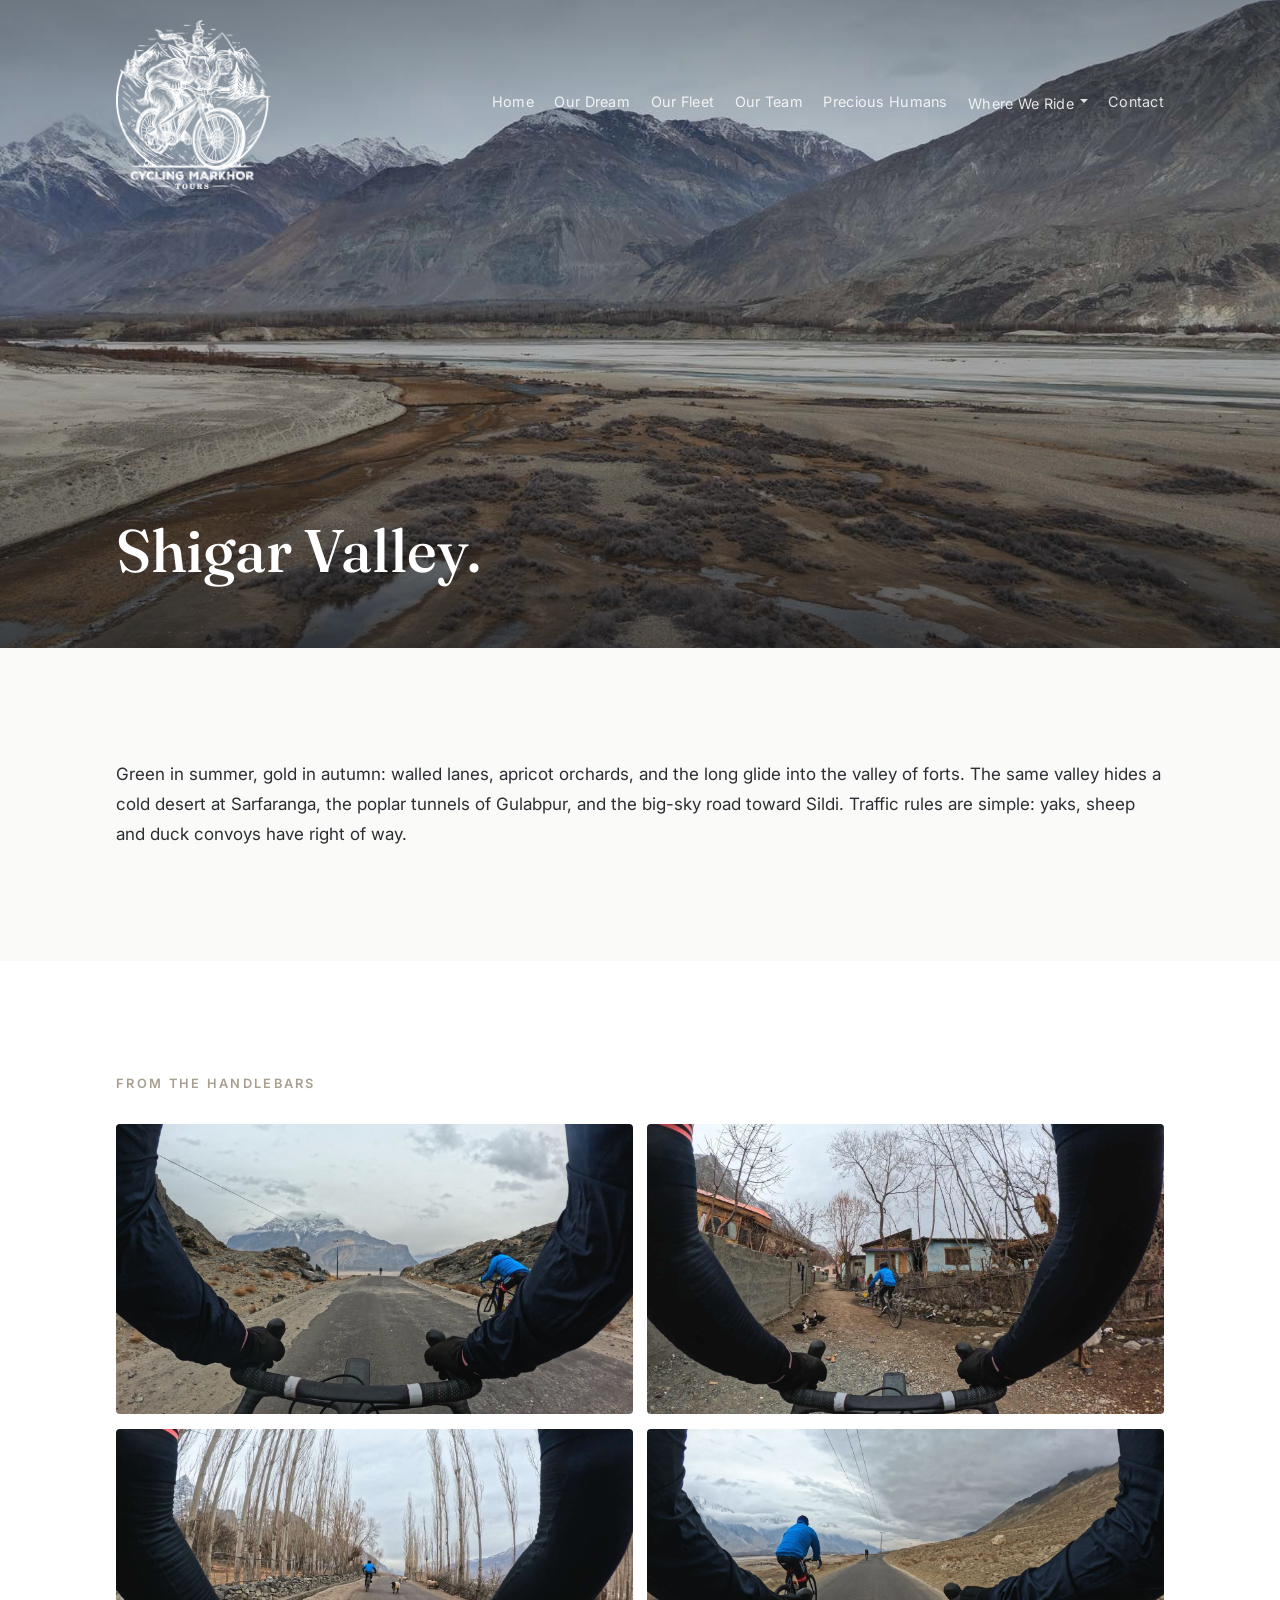
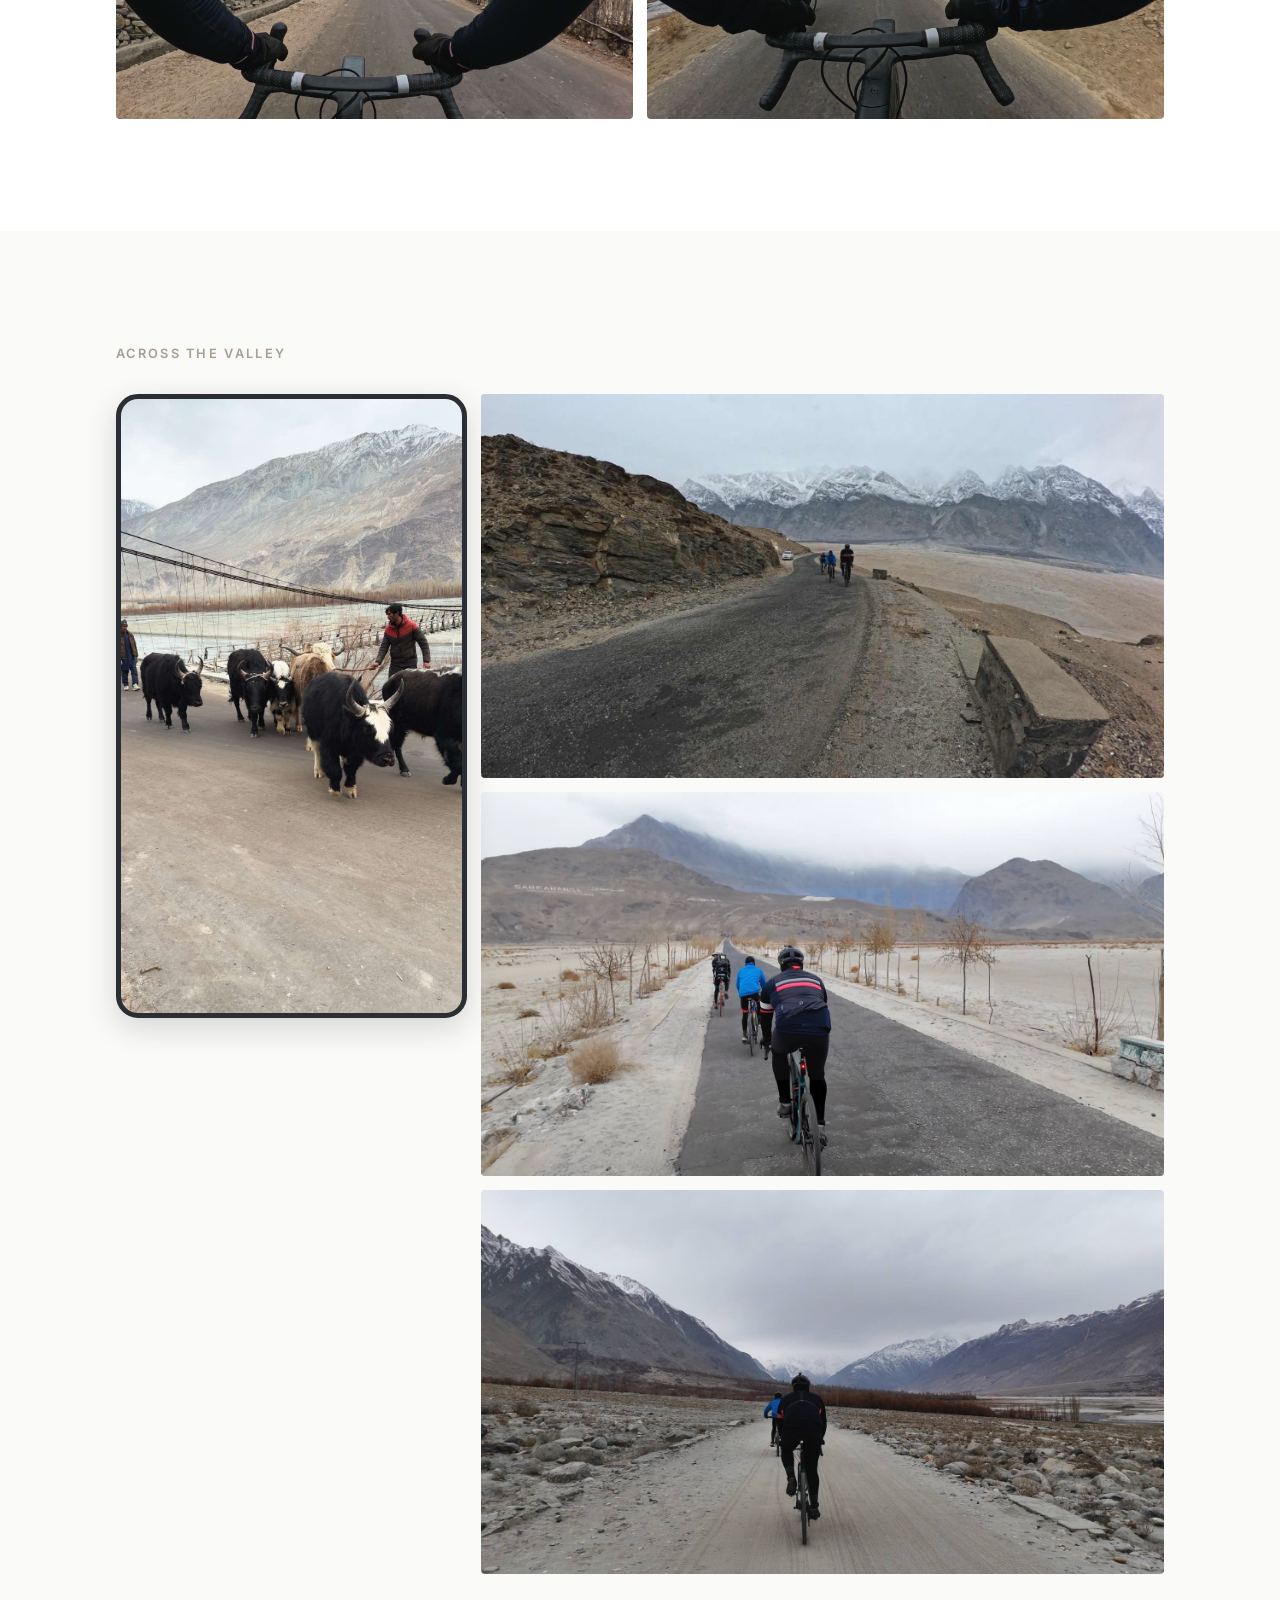
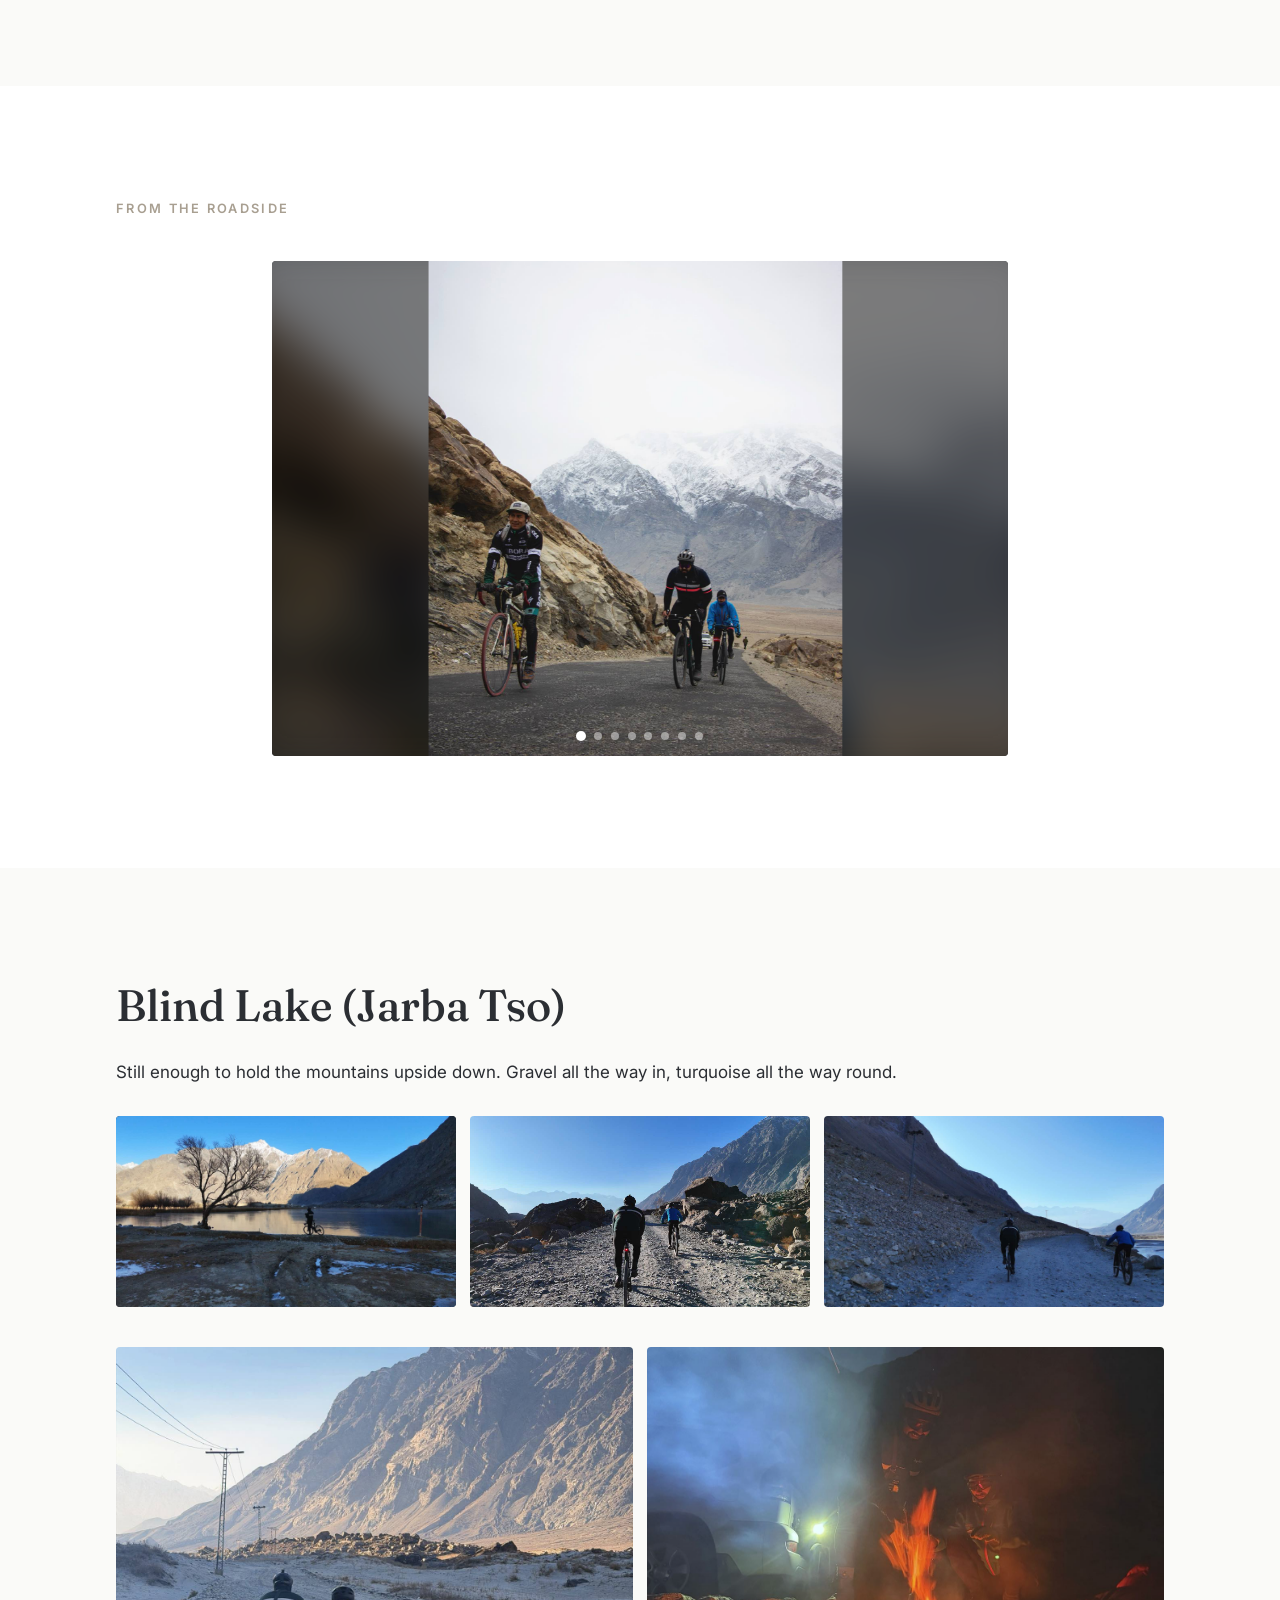
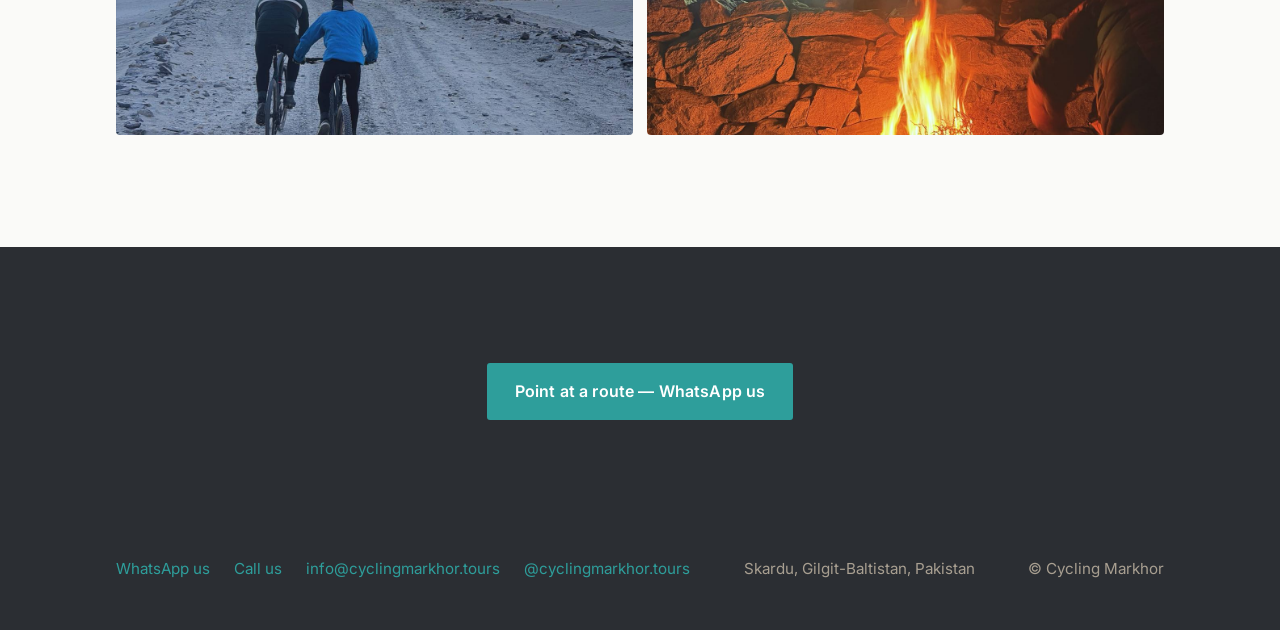
<file: rides/shigar-valley.html>
<!DOCTYPE html>
<html lang="en">
<head>
  <meta charset="UTF-8">
  <meta name="viewport" content="width=device-width, initial-scale=1">
  <title>Shigar Valley — Where We Ride — Cycling Markhor</title>
  <meta name="description" content="Orchards, forts, the Sarfaranga cold desert, Gulabpur's poplar tunnels, the Sildi road and Blind Lake — one valley, many rides.">
  <meta property="og:title" content="Shigar Valley — Where We Ride — Cycling Markhor">
  <meta property="og:description" content="Orchards, forts, the Sarfaranga cold desert, Gulabpur's poplar tunnels, the Sildi road and Blind Lake — one valley, many rides.">
  <meta property="og:image" content="https://cyclingmarkhor.com/assets/vid/shigar-poster.jpg">
  <link rel="preconnect" href="https://fonts.googleapis.com">
  <link rel="preconnect" href="https://fonts.gstatic.com" crossorigin>
  <link href="https://fonts.googleapis.com/css2?family=Fraunces:opsz,wght@9..144,400;9..144,500;9..144,600&family=Inter:wght@400;500;600&display=swap" rel="stylesheet">
  <link rel="icon" type="image/png" href="../assets/brand/favicon.png">
  <link rel="apple-touch-icon" href="../assets/brand/apple-touch-icon.png">
  <link rel="stylesheet" href="../css/style.css">
</head>
<body>

  <header class="site-header">
    <div class="wrap">
      <a class="logo" href="../index.html"><img src="../assets/brand/logo-light.png" alt="Cycling Markhor" width="320" height="348"></a>
      <button class="nav-toggle" aria-label="Menu" aria-expanded="false"><span></span><span></span><span></span></button>
      <nav class="site-nav">
        <a href="../index.html">Home</a>
        <a href="../our-dream.html">Our Dream</a>
        <a href="../our-fleet.html">Our Fleet</a>
        <a href="../our-team.html">Our Team</a>
        <a href="../our-precious-humans.html">Precious Humans</a>
        <div class="nav-item">
          <a href="../where-we-ride.html">Where We Ride</a>
          <div class="nav-dropdown">
            <a href="../where-we-ride.html">All rides</a>
            <a href="kharmang-valley.html">Kharmang Valley</a>
            <a href="shigar-valley.html" aria-current="page">Shigar Valley</a>
            <a href="upper-kachura.html">Upper Kachura</a>
            <a href="ghundus-valley.html">Ghundus Valley</a>
            <a href="hussainabad-broq.html">Hussainabad's Broq</a>
          </div>
        </div>
        <a href="../contact.html">Contact</a>
      </nav>
    </div>
  </header>

  <section class="page-hero">
    <video class="page-hero-media" data-autoplay loop muted playsinline preload="none"
      poster="../assets/vid/shigar-poster.jpg"
      data-src="../assets/vid/shigar.mp4"
      aria-label="The Shigar valley opening out between the mountains"></video>
    <div class="hero-shade"></div>
    <div class="page-hero-content">
      <div class="wrap">
        <h1>Shigar Valley.</h1>
      </div>
    </div>
  </section>

  <section class="section">
    <div class="wrap">
      <p class="lede">Green in summer, gold in autumn: walled lanes, apricot orchards, and the long glide into the valley of forts. The same valley hides a cold desert at Sarfaranga, the poplar tunnels of Gulabpur, and the big-sky road toward Sildi. Traffic rules are simple: yaks, sheep and duck convoys have right of way.</p>
    </div>
  </section>

  <section class="section section--seasons">
    <div class="wrap">
      <span class="kicker">From the handlebars</span>
      <div class="clip-grid" style="--cols: 2;">
        <video data-autoplay loop muted playsinline preload="none" poster="../assets/vid/pov-into-shigar-poster.jpg" data-src="../assets/vid/pov-into-shigar.mp4" aria-label="Handlebar view gliding down into Shigar"></video>
        <video data-autoplay loop muted playsinline preload="none" poster="../assets/vid/pov-more-ducks-poster.jpg" data-src="../assets/vid/pov-more-ducks.mp4" aria-label="A duck convoy taking the road"></video>
        <video data-autoplay loop muted playsinline preload="none" poster="../assets/vid/pov-sheep-poster.jpg" data-src="../assets/vid/pov-sheep.mp4" aria-label="A sheep convoy filling the road"></video>
        <video data-autoplay loop muted playsinline preload="none" poster="../assets/vid/pov-towards-sildi-poster.jpg" data-src="../assets/vid/pov-towards-sildi.mp4" aria-label="Riding the big-sky road towards Sildi"></video>
      </div>
    </div>
  </section>

  <section class="section">
    <div class="wrap">
      <span class="kicker">Across the valley</span>
      <div class="clip-split">
        <div class="phone-card">
          <video data-autoplay loop muted playsinline preload="none" poster="../assets/vid/yaks-in-shigar-poster.jpg" data-src="../assets/vid/yaks-in-shigar.mp4" aria-label="Yaks walking the road in Shigar"></video>
        </div>
        <div class="clip-split-stack">
          <video data-autoplay loop muted playsinline preload="none" poster="../assets/vid/sarfaranga-climb-poster.jpg" data-src="../assets/vid/sarfaranga-climb.mp4" aria-label="Climbing the sand at Sarfaranga"></video>
          <video data-autoplay loop muted playsinline preload="none" poster="../assets/vid/sarfaranga-desert-poster.jpg" data-src="../assets/vid/sarfaranga-desert.mp4" aria-label="Riding across the Sarfaranga cold desert"></video>
          <video data-autoplay loop muted playsinline preload="none" poster="../assets/vid/cycling-towards-gulabpur-poster.jpg" data-src="../assets/vid/cycling-towards-gulabpur.mp4" aria-label="Cycling the poplar-lined road towards Gulabpur"></video>
        </div>
      </div>
    </div>
  </section>

  <section class="section section--seasons">
    <div class="wrap">
      <span class="kicker">From the roadside</span>
      <div class="slideshow slideshow--compact" role="region" aria-roledescription="carousel" aria-label="Shigar from the roadside"
        data-slides="../assets/img/broko-nauman-and-ejju-climbing-to-shigar.jpg,
          ../assets/img/nauman-and-ejju-dangerous-river-crossing.jpg,
          ../assets/img/nauman-in-shigar.jpg,
          ../assets/img/nauman-in-shigar-with-kids.jpg,
          ../assets/img/yak-attack.jpg,
          ../assets/img/nauman-with-sarfaranga-in-background.jpg,
          ../assets/img/ejju-1.jpg,
          ../assets/img/broko.jpg"
        data-alts="Broko leading Numaan and Ejju up the climb to Shigar|Two riders carrying bikes across a wire bridge over the river|Numaan riding through Shigar|Kids in Shigar gathered around a rider|A yak holding its ground on the road as riders wait|Numaan with the Sarfaranga cold desert behind him|Ejju rolling past the poplars on his road bike|Broko with his bike in the mountains">
        <div class="slide is-visible">
          <img class="slide-bg" src="../assets/img/broko-nauman-and-ejju-climbing-to-shigar.jpg" alt="" aria-hidden="true" loading="lazy">
          <img class="slide-fg" src="../assets/img/broko-nauman-and-ejju-climbing-to-shigar.jpg" alt="Broko leading Numaan and Ejju up the climb to Shigar" loading="lazy" width="1280" height="1600">
        </div>
      </div>
    </div>
  </section>

  <section class="section">
    <div class="wrap">
      <h2>Blind Lake (Jarba Tso)</h2>
      <p class="lede">Still enough to hold the mountains upside down. Gravel all the way in, turquoise all the way round.</p>
      <div class="clip-grid">
        <div class="ambient" data-forward="../assets/vid/blind-lake.mp4" data-reverse="../assets/vid/blind-lake-reverse.mp4">
          <img class="ambient-poster" src="../assets/vid/blind-lake-poster.jpg" alt="Blind Lake holding the mountains upside down in its turquoise mirror" loading="lazy">
        </div>
        <video data-autoplay loop muted playsinline preload="none" poster="../assets/vid/gravel-near-blind-lake-poster.jpg" data-src="../assets/vid/gravel-near-blind-lake.mp4" aria-label="Riding the gravel track near Blind Lake"></video>
        <video data-autoplay loop muted playsinline preload="none" poster="../assets/vid/nauman-and-ejju-cycling-towards-blind-lake-poster.jpg" data-src="../assets/vid/nauman-and-ejju-cycling-towards-blind-lake.mp4" aria-label="Two riders cycling towards Blind Lake"></video>
      </div>
      <div class="duo-grid">
        <img class="pos-low" src="../assets/img/nauman-and-ejju-gravel-ride-to-blind-lake.jpg" alt="Gravel riding on the way to Blind Lake" loading="lazy" width="1280" height="1600">
        <img src="../assets/img/surviving-sub-zero.jpg" alt="A rider bundled up against the sub-zero cold" loading="lazy" width="1280" height="1600">
      </div>
    </div>
  </section>

  <section class="cta-band">
    <div class="wrap">
      <a class="btn" href="https://wa.me/923554437090">Point at a route — WhatsApp us</a>
    </div>
  </section>

  <footer class="site-footer">
    <div class="wrap">
      <div class="footer-links">
        <a href="https://wa.me/923554437090">WhatsApp us</a>
        <a href="tel:+923554437090">Call us</a>
        <a href="mailto:info@cyclingmarkhor.tours">info@cyclingmarkhor.tours</a>
        <a href="https://instagram.com/cyclingmarkhor.tours">@cyclingmarkhor.tours</a>
      </div>
      <span>Skardu, Gilgit-Baltistan, Pakistan</span>
      <span>© Cycling Markhor</span>
    </div>
  </footer>

  <script src="../js/site.js"></script>
</body>
</html>
</file>
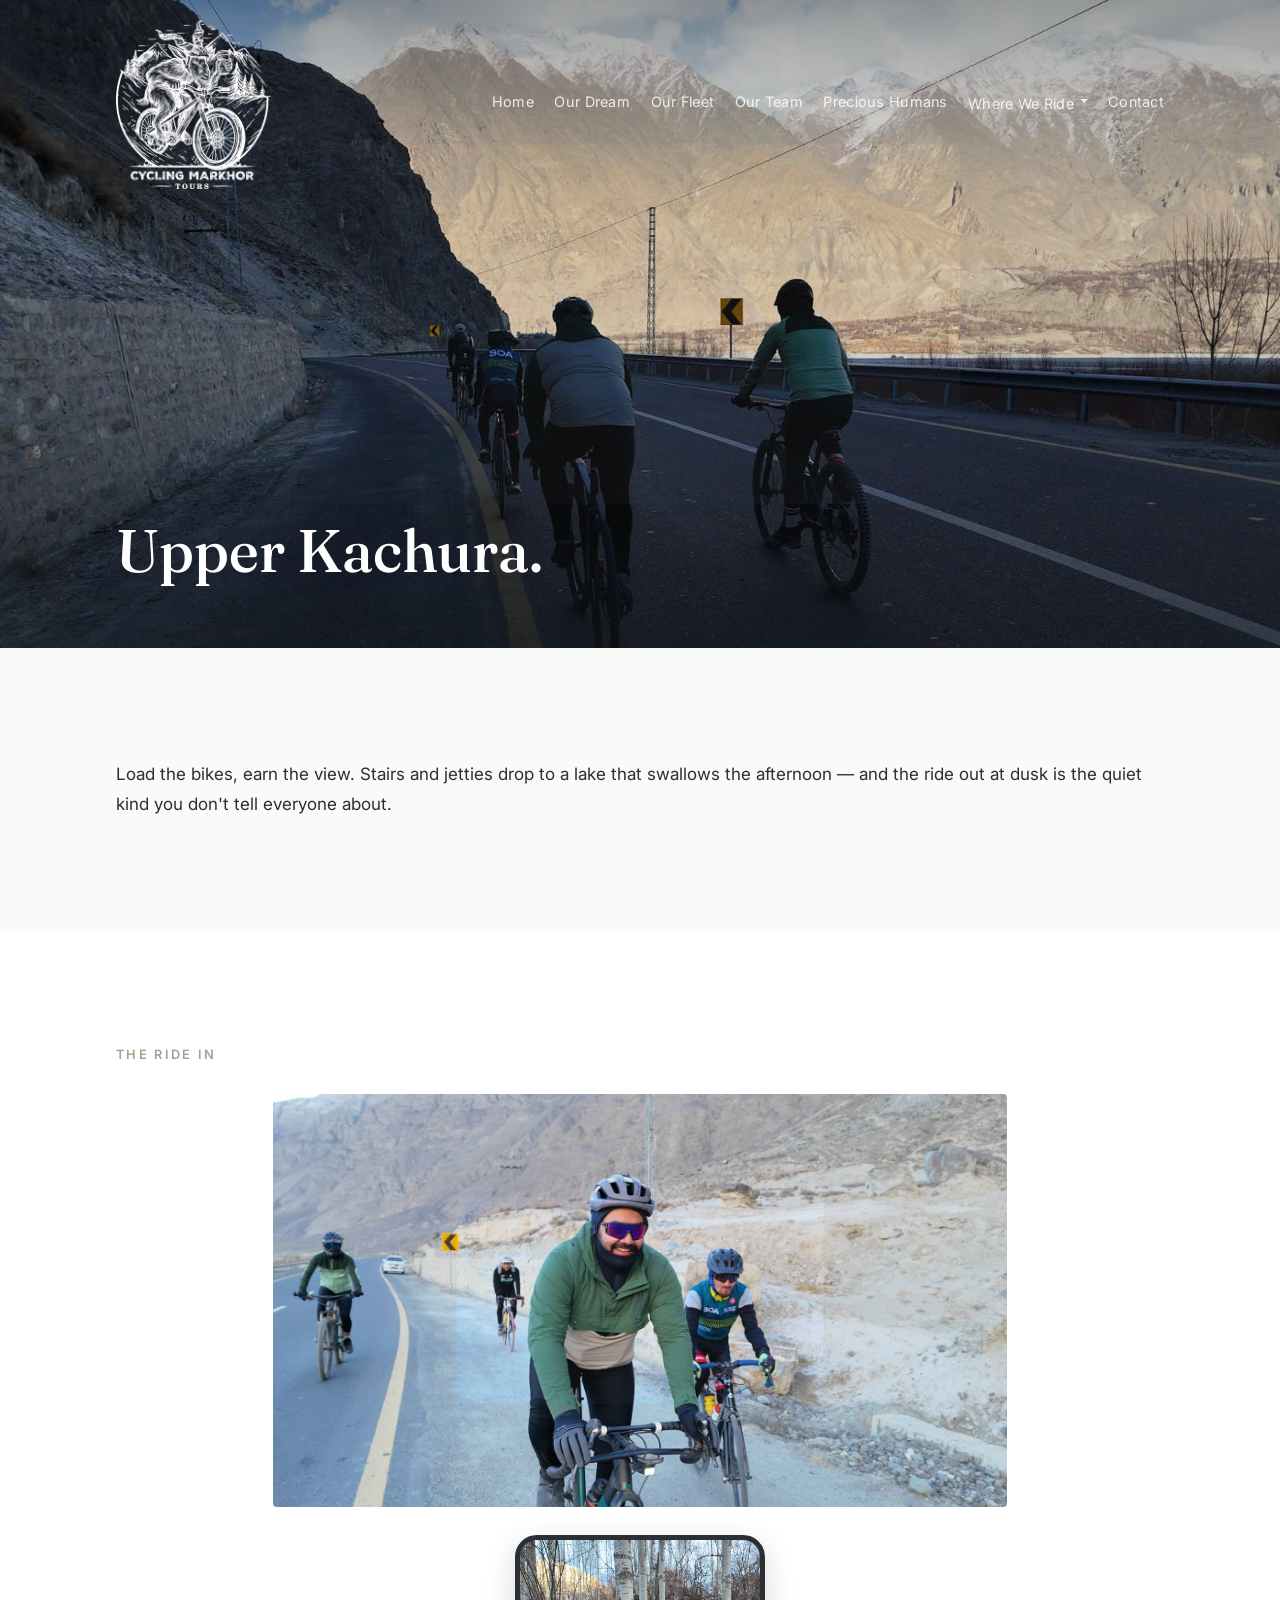
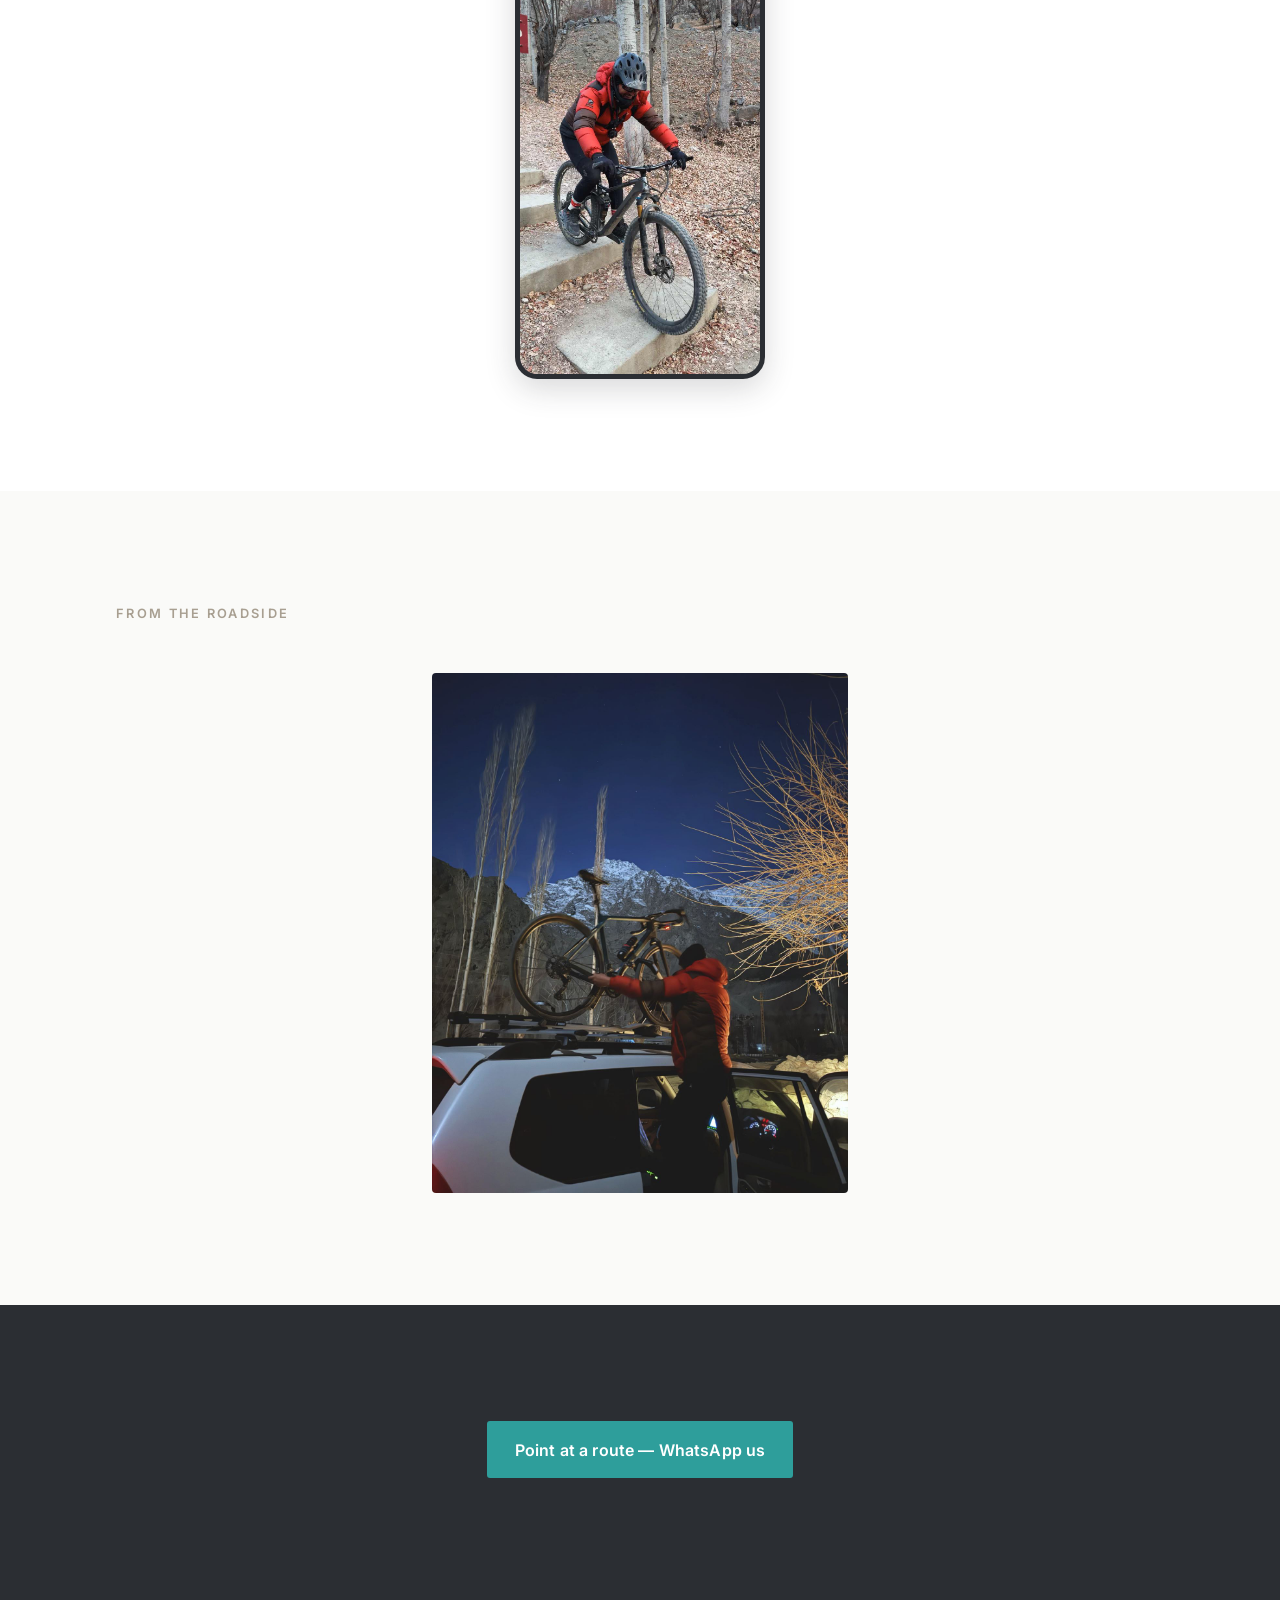
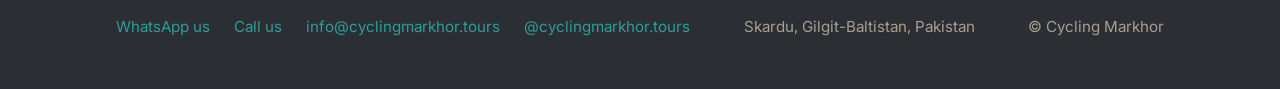
<file: rides/upper-kachura.html>
<!DOCTYPE html>
<html lang="en">
<head>
  <meta charset="UTF-8">
  <meta name="viewport" content="width=device-width, initial-scale=1">
  <title>Upper Kachura — Where We Ride — Cycling Markhor</title>
  <meta name="description" content="Stairs and jetties down to a lake that swallows the afternoon. Load the bikes, earn the view.">
  <meta property="og:title" content="Upper Kachura — Where We Ride — Cycling Markhor">
  <meta property="og:description" content="Stairs and jetties down to a lake that swallows the afternoon. Load the bikes, earn the view.">
  <meta property="og:image" content="https://cyclingmarkhor.com/assets/vid/riding-towards-kachura-poster.jpg">
  <link rel="preconnect" href="https://fonts.googleapis.com">
  <link rel="preconnect" href="https://fonts.gstatic.com" crossorigin>
  <link href="https://fonts.googleapis.com/css2?family=Fraunces:opsz,wght@9..144,400;9..144,500;9..144,600&family=Inter:wght@400;500;600&display=swap" rel="stylesheet">
  <link rel="icon" type="image/png" href="../assets/brand/favicon.png">
  <link rel="apple-touch-icon" href="../assets/brand/apple-touch-icon.png">
  <link rel="stylesheet" href="../css/style.css">
</head>
<body>

  <header class="site-header">
    <div class="wrap">
      <a class="logo" href="../index.html"><img src="../assets/brand/logo-light.png" alt="Cycling Markhor" width="320" height="348"></a>
      <button class="nav-toggle" aria-label="Menu" aria-expanded="false"><span></span><span></span><span></span></button>
      <nav class="site-nav">
        <a href="../index.html">Home</a>
        <a href="../our-dream.html">Our Dream</a>
        <a href="../our-fleet.html">Our Fleet</a>
        <a href="../our-team.html">Our Team</a>
        <a href="../our-precious-humans.html">Precious Humans</a>
        <div class="nav-item">
          <a href="../where-we-ride.html">Where We Ride</a>
          <div class="nav-dropdown">
            <a href="../where-we-ride.html">All rides</a>
            <a href="kharmang-valley.html">Kharmang Valley</a>
            <a href="shigar-valley.html">Shigar Valley</a>
            <a href="upper-kachura.html" aria-current="page">Upper Kachura</a>
            <a href="ghundus-valley.html">Ghundus Valley</a>
            <a href="hussainabad-broq.html">Hussainabad's Broq</a>
          </div>
        </div>
        <a href="../contact.html">Contact</a>
      </nav>
    </div>
  </header>

  <section class="page-hero">
    <video class="page-hero-media" data-autoplay loop muted playsinline preload="none"
      poster="../assets/vid/riding-towards-kachura-poster.jpg"
      data-src="../assets/vid/riding-towards-kachura.mp4"
      aria-label="Riding the road towards Upper Kachura"></video>
    <div class="hero-shade"></div>
    <div class="page-hero-content">
      <div class="wrap">
        <h1>Upper Kachura.</h1>
      </div>
    </div>
  </section>

  <section class="section">
    <div class="wrap">
      <p class="lede">Load the bikes, earn the view. Stairs and jetties drop to a lake that swallows the afternoon — and the ride out at dusk is the quiet kind you don't tell everyone about.</p>
    </div>
  </section>

  <section class="section section--seasons">
    <div class="wrap">
      <span class="kicker">The ride in</span>
      <div class="clip-grid clip-grid--solo">
        <video data-autoplay loop muted playsinline preload="none" poster="../assets/vid/nauman-hassnain-ejju-broko-cycling-towards-kachura-poster.jpg" data-src="../assets/vid/nauman-hassnain-ejju-broko-cycling-towards-kachura.mp4" aria-label="All four riders cycling together towards Kachura"></video>
      </div>
      <div class="clip-grid clip-grid--portrait">
        <div class="phone-card">
          <video data-autoplay loop muted playsinline preload="none" poster="../assets/vid/hassnain-going-down-stairs-to-upper-kachura-lake-poster.jpg" data-src="../assets/vid/hassnain-going-down-stairs-to-upper-kachura-lake.mp4" aria-label="Hassnain carrying a bike down the stairs to Upper Kachura lake"></video>
        </div>
      </div>
    </div>
  </section>

  <section class="section">
    <div class="wrap">
      <span class="kicker">From the roadside</span>
      <figure class="media-center">
        <img src="../assets/img/hassnain-loading-bicycle-in-upper-kachura.jpg" alt="Loading a bicycle by the stairs at Upper Kachura" loading="lazy" width="1280" height="1600">
      </figure>
    </div>
  </section>

  <section class="cta-band">
    <div class="wrap">
      <a class="btn" href="https://wa.me/923554437090">Point at a route — WhatsApp us</a>
    </div>
  </section>

  <footer class="site-footer">
    <div class="wrap">
      <div class="footer-links">
        <a href="https://wa.me/923554437090">WhatsApp us</a>
        <a href="tel:+923554437090">Call us</a>
        <a href="mailto:info@cyclingmarkhor.tours">info@cyclingmarkhor.tours</a>
        <a href="https://instagram.com/cyclingmarkhor.tours">@cyclingmarkhor.tours</a>
      </div>
      <span>Skardu, Gilgit-Baltistan, Pakistan</span>
      <span>© Cycling Markhor</span>
    </div>
  </footer>

  <script src="../js/site.js"></script>
</body>
</html>
</file>
<file: css/style.css>
/* Cycling Markhor — style.css */

:root {
  --charcoal: #2B2E33;
  --stone: #A89F91;
  --snow: #FAFAF8;
  --turquoise: #2E9E9B;
  --blossom: #B8A6C9;

  --serif: "Fraunces", Georgia, serif;
  --sans: "Inter", -apple-system, BlinkMacSystemFont, "Segoe UI", sans-serif;

  --max-width: 68rem;
  --pad: 1.25rem;
}

* { margin: 0; padding: 0; box-sizing: border-box; }

html { scroll-behavior: smooth; }

body {
  font-family: var(--sans);
  font-size: 1.0625rem;
  line-height: 1.75;
  color: var(--charcoal);
  background: var(--snow);
  -webkit-font-smoothing: antialiased;
}

img, video { display: block; max-width: 100%; }
img { height: auto; }

a { color: var(--turquoise); text-decoration: none; }
a:hover { color: var(--blossom); }

h1, h2, h3 {
  font-family: var(--serif);
  font-weight: 500;
  line-height: 1.15;
}

.wrap {
  max-width: var(--max-width);
  margin: 0 auto;
  padding-left: var(--pad);
  padding-right: var(--pad);
}

/* ---------- Header ---------- */

.site-header {
  position: absolute;
  top: 0;
  left: 0;
  right: 0;
  z-index: 10;
  padding: 1.25rem 0;
}

.site-header .wrap {
  display: flex;
  align-items: center;
  justify-content: space-between;
  gap: 1rem;
}

.logo { display: block; flex-shrink: 0; }
.logo img {
  width: clamp(120px, 14vw, 155px);
  height: auto;
  display: block;
}

.site-nav {
  display: flex;
  gap: clamp(0.85rem, 1.6vw, 1.4rem);
  flex-shrink: 0;
  flex-wrap: wrap;
  justify-content: flex-end;
}

.site-nav a {
  color: rgba(255, 255, 255, 0.85);
  font-size: 0.9rem;
  letter-spacing: 0.02em;
}
.site-nav a:hover,
.site-nav a[aria-current="page"] { color: #fff; }
.site-nav a[aria-current="page"] { border-bottom: 2px solid var(--turquoise); }

/* Rides dropdown — hover/focus opens on desktop; inside the mobile panel
   it renders as a nested, always-visible list */
.nav-item { position: relative; }
.nav-item > a::after {
  content: "";
  display: inline-block;
  margin-left: 0.35rem;
  vertical-align: 0.15em;
  border: 4px solid transparent;
  border-top-color: currentColor;
}
.nav-dropdown {
  position: absolute;
  top: 100%;
  left: 50%;
  transform: translateX(-50%);
  z-index: 40;
  min-width: 12.5rem;
  padding: 0.5rem 0;
  background: rgba(43, 46, 51, 0.97);
  border-radius: 0 0 4px 4px;
  display: flex;
  flex-direction: column;
  opacity: 0;
  visibility: hidden;
  transition: opacity 0.2s ease, visibility 0.2s ease;
}
/* Hover-open is pointer-device only (a touch tap must not need to fight the
   link's navigation); transition-delay gives ~120ms open / ~250ms close
   intent so a mouse crossing the nav doesn't flash the menu */
@media (hover: hover) and (pointer: fine) {
  .nav-dropdown { transition-delay: 0.25s, 0.25s; }
  .nav-item:hover .nav-dropdown {
    opacity: 1;
    visibility: visible;
    transition-delay: 0.12s, 0.12s;
  }
}
.nav-item:focus-within .nav-dropdown,
.nav-item.is-open .nav-dropdown {
  opacity: 1;
  visibility: visible;
  transition-delay: 0s, 0s;
}
.nav-dropdown a {
  padding: 0.5rem 1.15rem;
  font-size: 0.875rem;
  white-space: nowrap;
}
.nav-dropdown a:hover { background: rgba(255, 255, 255, 0.06); }

/* Solid header variant (contact page etc.) */
.site-header--solid { position: static; background: var(--charcoal); }

/* Hamburger — shown under 52rem, sits above the fullscreen nav panel */
.nav-toggle {
  display: none;
  position: relative;
  z-index: 30;
  width: 2.75rem;
  height: 2.75rem;
  border: 0;
  background: none;
  cursor: pointer;
  flex-shrink: 0;
}
.nav-toggle span {
  display: block;
  width: 1.5rem;
  height: 2px;
  margin: 5px auto;
  background: #fff;
  border-radius: 1px;
  transition: transform 0.25s ease, opacity 0.25s ease;
}
.nav-open .nav-toggle span:nth-child(1) { transform: translateY(7px) rotate(45deg); }
.nav-open .nav-toggle span:nth-child(2) { opacity: 0; }
.nav-open .nav-toggle span:nth-child(3) { transform: translateY(-7px) rotate(-45deg); }

@media (max-width: 52rem) {
  .nav-toggle { display: block; }

  .site-nav {
    position: fixed;
    inset: 0;
    z-index: 20;
    flex-direction: column;
    align-items: center;
    justify-content: center;
    gap: 1.75rem;
    background: rgba(43, 46, 51, 0.98);
    opacity: 0;
    visibility: hidden;
    transition: opacity 0.25s ease, visibility 0.25s ease;
  }
  .nav-open .site-nav { opacity: 1; visibility: visible; }

  .site-nav a {
    font-family: var(--serif);
    font-size: 1.5rem;
    color: #fff;
  }
  .nav-open { overflow: hidden; }

  /* Nested rides list inside the panel — one scrollable column (the
     taller menu would otherwise wrap into a second column) */
  .site-nav {
    flex-wrap: nowrap;
    justify-content: flex-start;
    padding: 4.5rem 0 2.5rem;
    overflow-y: auto;
  }
  .site-nav .nav-item {
    position: static;
    display: flex;
    flex-direction: column;
    align-items: center;
  }
  .nav-item > a::after { display: none; }
  .nav-dropdown {
    position: static;
    transform: none;
    opacity: 1;
    visibility: visible;
    background: none;
    min-width: 0;
    padding: 0.65rem 0 0;
    gap: 0.55rem;
    align-items: center;
  }
  .site-nav .nav-dropdown a {
    font-family: var(--sans);
    font-size: 1rem;
    color: rgba(255, 255, 255, 0.75);
    padding: 0;
  }
  .site-nav .nav-dropdown a:hover { background: none; color: #fff; }
}

/* ---------- Hero reel ---------- */

.hero {
  position: relative;
  height: 100vh;
  height: 100svh;
  min-height: 30rem;
  overflow: hidden;
  background: var(--charcoal);
  display: flex;
  align-items: flex-end;
}

.hero-poster,
.hero video {
  position: absolute;
  inset: 0;
  width: 100%;
  height: 100%;
  object-fit: cover;
}

.hero video {
  opacity: 0;
  transition: opacity 0.6s ease;
  will-change: opacity;
  transform: translateZ(0);
}
.hero video.is-visible { opacity: 1; }

.hero-shade {
  position: absolute;
  inset: 0;
  background:
    linear-gradient(to bottom,
      rgba(20, 22, 26, 0.42) 0%,
      rgba(20, 22, 26, 0.10) 30%,
      rgba(20, 22, 26, 0.14) 55%,
      rgba(20, 22, 26, 0.62) 100%);
}

.hero-content {
  position: relative;
  z-index: 2;
  width: 100%;
  padding-bottom: clamp(3rem, 10vh, 6rem);
  color: #fff;
}

.hero h1 {
  font-size: clamp(2.5rem, 7vw, 4.5rem);
  max-width: 14ch;
  text-wrap: balance;
}

.hero .subline {
  margin-top: 1rem;
  max-width: 34ch;
  font-size: clamp(1.05rem, 2.2vw, 1.3rem);
  line-height: 1.55;
  color: rgba(255, 255, 255, 0.92);
}

/* ---------- Buttons ---------- */

.btn {
  display: inline-block;
  margin-top: 2rem;
  padding: 0.9rem 1.75rem;
  background: var(--turquoise);
  color: #fff;
  font-weight: 600;
  font-size: 1rem;
  border-radius: 3px;
  letter-spacing: 0.01em;
  transition: background 0.2s ease, transform 0.2s ease;
}
.btn:hover {
  background: var(--blossom);
  color: #fff;
  transform: translateY(-1px);
}

.btn--big {
  font-size: 1.15rem;
  padding: 1.1rem 2.5rem;
}

/* ---------- Status strip ---------- */

.status-strip {
  background: var(--charcoal);
  color: var(--stone);
  text-align: center;
  font-size: 0.95rem;
  letter-spacing: 0.03em;
  padding: 0.9rem var(--pad);
}
.status-strip strong {
  color: #fff;
  font-weight: 600;
}

/* ---------- Sections ---------- */

.section {
  padding: clamp(4rem, 10vw, 7rem) 0;
}

.section h2 {
  font-size: clamp(1.9rem, 4.5vw, 2.75rem);
  margin-bottom: 1.75rem;
}

.section h2 .accent { color: var(--turquoise); }

.section p + p { margin-top: 1.25rem; }

.kicker {
  display: block;
  font-family: var(--sans);
  font-size: 0.8rem;
  font-weight: 600;
  letter-spacing: 0.18em;
  text-transform: uppercase;
  color: var(--stone);
  margin-bottom: 0.9rem;
}

/* Story: text beside photo on wide screens */

.story-grid {
  display: grid;
  gap: 2.5rem;
  align-items: center;
}

.story-grid img {
  width: 100%;
  border-radius: 4px;
}

@media (min-width: 48rem) {
  .story-grid {
    grid-template-columns: 1.15fr 0.85fr;
    gap: 4rem;
  }
}

/* Seasons */

.section--seasons {
  background: #fff;
}

.section--seasons .lede {
  max-width: 42rem;
}

/* The place: even 3-column collage — one 4:5 vertical + one 16:9
   horizontal per column, so with equal gaps all columns end dead level */

.collage {
  display: grid;
  grid-template-columns: 1fr;
  gap: 0.9rem;
  margin-top: 2.75rem;
}
.collage-col {
  display: grid;
  gap: 0.9rem;
  align-content: start;
}
.collage img {
  display: block;
  width: 100%;
  object-fit: cover;
  border-radius: 4px;
}
.collage img.tall { aspect-ratio: 4 / 5; }
.collage img.wide { aspect-ratio: 16 / 9; }
@media (min-width: 62rem) {
  .collage { grid-template-columns: repeat(3, 1fr); }
}

/* Moments: full-width Ken Burns slideshow */

.slideshow {
  position: relative;
  overflow: hidden;
  height: 60vh;
  background: var(--charcoal);
  margin-top: 2.75rem;
}
@media (min-width: 48rem) {
  .slideshow { height: 75vh; }
}

/* Each slide is two layers: a blurred, darkened cover copy filling the
   stage + the full photo contained on top, so nothing is ever cropped out. */
.slideshow .slide {
  position: absolute;
  inset: 0;
  opacity: 0;
  transition: opacity 0.8s ease;
  will-change: opacity;
}
.slideshow .slide.is-visible { opacity: 1; }

.slide-bg,
.slide-fg {
  position: absolute;
  inset: 0;
  width: 100%;
  height: 100%;
}
.slide-bg {
  object-fit: cover;
  filter: blur(22px) brightness(0.5);
  transform: scale(1.12);   /* hide the blur's soft edges */
}
.slide-fg {
  object-fit: contain;
  will-change: transform;
}

@keyframes kb-a {
  from { transform: scale(1); }
  to   { transform: scale(1.045) translate(-0.6%, 0.4%); }
}
@keyframes kb-b {
  from { transform: scale(1.045) translate(0.6%, -0.4%); }
  to   { transform: scale(1); }
}
.slideshow .slide.kb-a .slide-fg { animation: kb-a 6s linear forwards; }
.slideshow .slide.kb-b .slide-fg { animation: kb-b 6s linear forwards; }

@media (prefers-reduced-motion: reduce) {
  .slideshow .slide-fg,
  .slideshow .slide { animation: none !important; transition: none; }
}

.slide-dots {
  position: absolute;
  z-index: 2;
  left: 0;
  right: 0;
  bottom: 1rem;
  display: flex;
  justify-content: center;
  gap: 0.55rem;
}
.slide-dots button {
  width: 8px;
  height: 8px;
  padding: 0;
  border: 0;
  border-radius: 50%;
  background: rgba(255, 255, 255, 0.45);
  cursor: pointer;
  transition: background 0.3s ease, transform 0.3s ease;
}
.slide-dots button.is-active {
  background: #fff;
  transform: scale(1.25);
}

/* Compact slideshow — constrained width, for small photo sets (Prado) */
.slideshow--compact {
  max-width: 46rem;
  margin: 2.5rem auto 0;
  height: 45vh;
  border-radius: 4px;
}
@media (min-width: 48rem) {
  .slideshow--compact { height: 55vh; }
}

/* Optional slideshow caption line (kids slideshow) — fixed height so the
   stage doesn't jump when a slide has no caption */
.slide-caption {
  margin: 0.75rem auto 0;
  max-width: 44rem;
  min-height: 1.3em;
  text-align: center;
  font-size: 0.85rem;
  line-height: 1.5;
  color: var(--stone);
}

/* Moments */

.moments-grid {
  display: grid;
  grid-template-columns: repeat(2, 1fr);
  gap: 0.9rem;
}

.moments-grid img {
  width: 100%;
  aspect-ratio: 4 / 5;
  object-fit: cover;
  border-radius: 4px;
}

@media (min-width: 48rem) {
  .moments-grid { grid-template-columns: repeat(3, 1fr); }
}

@media (max-width: 26rem) {
  .moments-grid { grid-template-columns: 1fr; }
  .moments-grid img { aspect-ratio: 4 / 3; }
}

/* Photo-only mosaic variant (Team): every tile at its native aspect —
   portraits are 4:5, the one landscape closes the grid full-width at 16:9.
   In the two-column band the first portrait leads full-width so the nine
   portraits still pack into even rows. */
.moments-grid.moments-grid--natural img { aspect-ratio: 4 / 5; }
.moments-grid.moments-grid--natural img.mosaic-wide {
  grid-column: 1 / -1;
  aspect-ratio: 16 / 9;
}
@media (min-width: 26rem) and (max-width: 47.99rem) {
  .moments-grid--natural img:first-child { grid-column: 1 / -1; }
}

/* ---------- Contact page ---------- */

.contact-main {
  padding: clamp(4rem, 12vh, 8rem) 0;
  text-align: center;
}

.contact-main h1 {
  font-size: clamp(2.25rem, 6vw, 3.5rem);
}

.contact-main .contact-body {
  max-width: 34rem;
  margin: 1.5rem auto 0;
}

.contact-actions {
  display: flex;
  flex-direction: column;
  align-items: center;
  gap: 0.5rem;
}

.contact-actions-row {
  display: flex;
  flex-wrap: wrap;
  justify-content: center;
  gap: 0.75rem;
  margin-top: 0.75rem;
}

.btn--ghost {
  margin-top: 0;
  background: transparent;
  border: 1px solid var(--turquoise);
  color: var(--turquoise);
  font-weight: 500;
}
.btn--ghost:hover {
  background: var(--turquoise);
  color: #fff;
  transform: none;
}

.contact-strip {
  max-width: 22rem;
  margin: 3.5rem auto 0;
}
.contact-strip img {
  width: 100%;
  border-radius: 4px;
}

.contact-main .location {
  margin-top: 2.5rem;
  color: var(--stone);
  font-size: 0.95rem;
  letter-spacing: 0.02em;
}

/* ---------- Interior page hero ---------- */

.page-hero {
  position: relative;
  height: 72svh;
  min-height: 26rem;
  display: flex;
  align-items: flex-end;
  overflow: hidden;
  background: var(--charcoal);
}

.page-hero .page-hero-media,
.page-hero video {
  position: absolute;
  inset: 0;
  width: 100%;
  height: 100%;
  object-fit: cover;
}

/* Crop anchors — for cover-cropped photos whose subject is off-center.
   Every use is screenshot-verified (standing rule: no blind cover crops). */
.pos-bottom { object-position: center bottom !important; }
.pos-low { object-position: center 75% !important; }
.pos-high { object-position: center 22% !important; }

/* Precious Humans hero: full-bleed collage of three 4:5 verticals in
   equal thirds. Per-tile crops screenshot-verified (standing rule).
   Phone: first tile full-width on top, the other two side by side. */
.hero-collage {
  position: absolute;
  inset: 0;
  display: grid;
  grid-template-columns: repeat(3, 1fr);
  gap: 2px;
}
.hero-collage img {
  width: 100%;
  height: 100%;
  object-fit: cover;
}
@media (max-width: 44rem) {
  .hero-collage {
    grid-template-columns: 1fr 1fr;
    /* minmax(0,…) so the rows split the hero exactly — a plain 1fr track
       refuses to shrink below the image's intrinsic height and the second
       row would spill past the hero's clipped edge */
    grid-template-rows: minmax(0, 1.15fr) minmax(0, 1fr);
  }
  .hero-collage img:first-child { grid-column: 1 / -1; }
}

/* Bottom-anchored cover crop — for photos whose subject sits low in frame */
.page-hero-media--bottom { object-position: center bottom; }

/* Heroes whose subject sits in the lower third (sand drawings, the kids'
   escort) — position tuned and screenshot-verified at desktop + phone widths */
.page-hero-media--low { object-position: center 85%; }

/* Fleet hero: wide landscape whose subject spans the full width — cover
   crop (tuned) on desktop, contain-on-blur below tablet width so all
   three bikes stay visible on phones */
.page-hero-blur {
  filter: blur(22px) brightness(0.55);
  transform: scale(1.12);
}
.page-hero-media--fleet { object-position: center 75%; }
@media (max-width: 48rem) {
  .page-hero .page-hero-media--fleet { object-fit: contain; object-position: center 40%; }
}

.page-hero .hero-shade { position: absolute; inset: 0; }

.page-hero-content {
  position: relative;
  z-index: 2;
  width: 100%;
  padding-bottom: clamp(2.5rem, 7vh, 4.5rem);
  color: #fff;
}

.page-hero h1 {
  font-size: clamp(2.25rem, 6vw, 3.75rem);
  max-width: 16ch;
  text-wrap: balance;
}

.page-hero .subline {
  margin-top: 0.9rem;
  max-width: 44ch;
  font-size: clamp(1rem, 2vw, 1.2rem);
  line-height: 1.55;
  color: rgba(255, 255, 255, 0.92);
}

/* ---------- Card trios (fleet lead, founders, riders) ---------- */

.trio-grid {
  display: grid;
  grid-template-columns: 1fr;
  gap: 2rem 1.25rem;
  margin-top: 2.5rem;
}
@media (min-width: 44rem) {
  .trio-grid { grid-template-columns: repeat(3, 1fr); }
  .trio-grid--two { grid-template-columns: repeat(2, 1fr); }
}

.info-card img { width: 100%; border-radius: 4px; }
.trio-grid--two .info-card > img {
  aspect-ratio: 4 / 5;
  object-fit: cover;
}
.info-card .video-card { margin: 0; }

/* Card slideshow: a mini in-card crossfade (Ejju's counterpart to Broko's
   tap-to-play). All slides are native 4:5 portraits — no crop. */
.card-slideshow {
  position: relative;
  aspect-ratio: 4 / 5;
  overflow: hidden;
  border-radius: 4px;
}
.card-slideshow img {
  position: absolute;
  inset: 0;
  width: 100%;
  height: 100%;
  object-fit: cover;
  opacity: 0;
  transition: opacity 0.8s ease;
}
.card-slideshow img.is-visible { opacity: 1; }
.info-card h3 { margin-top: 1rem; font-size: 1.3rem; }
.info-card .role { color: var(--turquoise); font-size: 0.85rem; font-weight: 600; letter-spacing: 0.06em; text-transform: uppercase; }
.info-card p { margin-top: 0.5rem; font-size: 0.975rem; line-height: 1.65; }

/* ---------- Landscape gallery grid ---------- */

.gallery-grid {
  display: grid;
  grid-template-columns: repeat(2, 1fr);
  gap: 0.9rem;
  margin-top: 2.5rem;
}
.gallery-grid img {
  width: 100%;
  aspect-ratio: 3 / 2;
  object-fit: cover;
  border-radius: 4px;
}
@media (min-width: 48rem) {
  .gallery-grid { grid-template-columns: repeat(3, 1fr); }
}

/* ---------- The whole stable ---------- */

.stable-list {
  display: grid;
  grid-template-columns: 1fr;
  gap: 0.4rem 2rem;
  margin: 2rem 0;
  padding: 0;
  list-style: none;
}
.stable-list li {
  padding: 0.55rem 0;
  border-bottom: 1px solid rgba(168, 159, 145, 0.25);
  font-size: 1rem;
}
@media (min-width: 44rem) {
  .stable-list { grid-template-columns: repeat(2, 1fr); }
}

/* ---------- Candids strip + tall video cards ---------- */

.candids-grid {
  display: grid;
  grid-template-columns: repeat(2, 1fr);
  gap: 0.9rem;
  margin-top: 2rem;
}
.candids-grid img {
  width: 100%;
  aspect-ratio: 3 / 4;
  object-fit: cover;
  border-radius: 4px;
}
.candids-grid .video-card { aspect-ratio: 3 / 4; }
@media (min-width: 48rem) {
  .candids-grid { grid-template-columns: repeat(4, 1fr); }
}

.video-card.video-card--tall { aspect-ratio: 4 / 5; }

/* ---------- Two-up photo row ---------- */

.duo-grid {
  display: grid;
  grid-template-columns: 1fr;
  gap: 0.9rem;
  margin-top: 2.5rem;
}
@media (min-width: 44rem) {
  .duo-grid { grid-template-columns: repeat(2, 1fr); }
}
.duo-grid img {
  width: 100%;
  aspect-ratio: 4 / 3;
  object-fit: cover;
  border-radius: 4px;
}
.duo-grid--anchor-bottom img { object-position: center bottom; }

/* ---------- Route cards (Where We Ride) ---------- */

.route-list {
  display: grid;
  gap: clamp(3rem, 7vw, 4.5rem);
  margin-top: 3rem;
}

.route h3 { font-size: clamp(1.4rem, 3vw, 1.75rem); }

.route .blurb {
  max-width: 62ch;
  margin-top: 0.5rem;
}

.route-media {
  display: grid;
  grid-template-columns: 1fr;
  gap: 0.9rem;
  margin-top: 1.25rem;
}
@media (min-width: 44rem) {
  .route-media { grid-template-columns: repeat(var(--cols, 2), 1fr); }
  .route-media--one { --cols: 1; max-width: 44rem; }
  .route-media--three { --cols: 3; }
}

.route-media > video,
.route-media > img,
.route-media > .ambient {
  width: 100%;
  aspect-ratio: 16 / 9;
  object-fit: cover;
  border-radius: 4px;
  background: var(--charcoal);
}

.route-media .phone-card {
  width: 100%;
  max-width: 15rem;
  justify-self: center;
  aspect-ratio: 9 / 16;
}

/* Ambient used as a page-hero media layer: fill, don't ratio-lock */
.page-hero .ambient {
  aspect-ratio: auto;
  border-radius: 0;
}

/* ---------- Captions + centered media (Precious Humans) ---------- */

figure { margin: 0; }
figcaption.caption {
  margin-top: 0.6rem;
  font-size: 0.85rem;
  line-height: 1.5;
  color: var(--stone);
}

.gallery-grid .video-card,
.moments-grid .video-card { aspect-ratio: 3 / 2; }

.media-center {
  max-width: 26rem;
  margin: 3rem auto 0;
}
.media-center img { width: 100%; border-radius: 4px; }

.media-wide-center {
  max-width: 44rem;
  margin: 2.5rem auto 0;
}
.media-wide-center img { width: 100%; border-radius: 4px; }

/* And-friends collage: two phone-frames flanking a middle column of two
   stacked wide clips — 13:20:13 column ratio makes the 16:9 pair (plus gap)
   land level with the 9:16 phone frames. Wides cover-crop by a hair. */
.friends-collage {
  display: grid;
  grid-template-columns: 13fr 20fr 13fr;
  gap: 0.9rem;
  margin-top: 2.5rem;
}
.friends-collage .phone-card { width: 100%; }
.friends-wides {
  display: grid;
  grid-template-rows: 1fr 1fr;
  gap: 0.9rem;
}
.friends-wides video {
  width: 100%;
  height: 100%;
  object-fit: cover;
  border-radius: 4px;
  background: var(--charcoal);
}
@media (max-width: 44rem) {
  .friends-collage { grid-template-columns: 1fr 1fr; }
  .friends-wides { grid-column: 1 / -1; grid-template-rows: none; order: 1; }
  .friends-wides video { height: auto; aspect-ratio: 16 / 9; }
}

.section--stillness {
  padding: clamp(5rem, 12vw, 8.5rem) 0;
}
.section--stillness .lede { max-width: 40rem; }

/* ---------- Timeline (Our Dream) ---------- */

.timeline {
  margin-top: 2.25rem;
  max-width: 40rem;
}
.timeline-row {
  display: grid;
  grid-template-columns: 7.5rem 1fr;
  gap: 1.25rem;
  padding: 0.9rem 0;
  border-bottom: 1px solid rgba(168, 159, 145, 0.25);
}
.timeline-row dt {
  font-weight: 600;
  color: var(--turquoise);
  letter-spacing: 0.03em;
}
.timeline-row dd { margin: 0; }

/* ---------- CTA band ---------- */

.cta-band {
  background: var(--charcoal);
  color: var(--snow);
  text-align: center;
  padding: clamp(3.5rem, 8vw, 5.5rem) 0;
}
.cta-band h2 { color: #fff; font-size: clamp(1.75rem, 4vw, 2.4rem); }
.cta-band .btn { margin-top: 1.75rem; }

/* ---------- Footer ---------- */

.site-footer {
  background: var(--charcoal);
  color: var(--stone);
  padding: 3rem 0;
  font-size: 0.95rem;
}

.site-footer .wrap {
  display: flex;
  flex-direction: column;
  gap: 0.9rem;
  align-items: center;
  text-align: center;
}

.footer-links {
  display: flex;
  flex-wrap: wrap;
  justify-content: center;
  gap: 0.5rem 1.5rem;
}

.site-footer a { color: var(--turquoise); }
.site-footer a:hover { color: var(--blossom); }

@media (min-width: 64rem) {
  .site-footer .wrap {
    flex-direction: row;
    justify-content: space-between;
  }
}

/* ---------- Explore cards (home) ---------- */

.explore-grid {
  display: grid;
  grid-template-columns: 1fr;
  gap: 0.9rem;
}

.explore-card {
  position: relative;
  display: block;
  border-radius: 4px;
  overflow: hidden;
  aspect-ratio: 4 / 3;
  background: var(--charcoal);
}

.explore-card img {
  position: absolute;
  inset: 0;
  width: 100%;
  height: 100%;
  object-fit: cover;
  transition: transform 0.4s ease;
}
.explore-card:hover img { transform: scale(1.04); }

.explore-card::after {
  content: "";
  position: absolute;
  inset: 0;
  background: linear-gradient(to bottom,
    rgba(20, 22, 26, 0) 35%,
    rgba(20, 22, 26, 0.72) 100%);
}

.explore-card-text {
  position: absolute;
  z-index: 1;
  left: 0;
  right: 0;
  bottom: 0;
  padding: 1.25rem;
  color: #fff;
}

.explore-card h3 {
  font-size: 1.35rem;
  color: #fff;
}

.explore-card p {
  margin-top: 0.35rem;
  font-size: 0.9rem;
  line-height: 1.5;
  color: rgba(255, 255, 255, 0.88);
}

/* Contact door-card: flat turquoise, no photo */
.explore-card--contact {
  background: var(--turquoise);
  display: flex;
  align-items: center;
  justify-content: center;
}
.explore-card--contact::after { display: none; }
.explore-card--contact .explore-card-text {
  position: static;
  text-align: center;
  padding: 2rem;
}
.explore-card--contact p { font-size: 1.05rem; }
.explore-card--contact:hover { background: #278b88; }

@media (min-width: 40rem) {
  .explore-grid { grid-template-columns: repeat(2, 1fr); }
  .explore-card { aspect-ratio: 4 / 3.2; }
}
@media (min-width: 62rem) {
  .explore-grid { grid-template-columns: repeat(3, 1fr); }
}

/* ---------- Ambient palindrome loop ---------- */

.ambient {
  position: relative;
  overflow: hidden;
  background: var(--charcoal);
  aspect-ratio: 16 / 9;
}

.ambient .ambient-poster,
.ambient video {
  position: absolute;
  inset: 0;
  width: 100%;
  height: 100%;
  object-fit: cover;
}

.ambient video {
  opacity: 0;
  transition: opacity 0.6s ease;
  will-change: opacity;
  transform: translateZ(0);
}
.ambient video.is-visible { opacity: 1; }

/* ---------- Video card (poster + tap/hover to play) ---------- */

.video-card {
  position: relative;
  overflow: hidden;
  border-radius: 4px;
  cursor: pointer;
  background: var(--charcoal);
}

.video-card img,
.video-card video {
  position: absolute;
  inset: 0;
  width: 100%;
  height: 100%;
  object-fit: cover;
}
.video-card { aspect-ratio: 16 / 9; }
.video-card img { position: absolute; }

.video-card video {
  opacity: 0;
  transition: opacity 0.35s ease;
}
.video-card.is-playing video { opacity: 1; }

.video-card .play-badge {
  position: absolute;
  z-index: 1;
  left: 50%;
  top: 50%;
  transform: translate(-50%, -50%);
  width: 3.25rem;
  height: 3.25rem;
  border-radius: 50%;
  background: rgba(20, 22, 26, 0.55);
  color: #fff;
  display: flex;
  align-items: center;
  justify-content: center;
  font-size: 1.1rem;
  transition: opacity 0.3s ease;
  pointer-events: none;
}
.video-card .play-badge::before {
  content: "";
  display: block;
  margin-left: 4px;
  border-style: solid;
  border-width: 9px 0 9px 15px;
  border-color: transparent transparent transparent #fff;
}
.video-card.is-playing .play-badge { opacity: 0; }

.video-card figcaption {
  position: absolute;
  z-index: 1;
  left: 0;
  right: 0;
  bottom: 0;
  padding: 0.75rem 1rem;
  font-size: 0.85rem;
  color: #fff;
  background: linear-gradient(to bottom, rgba(20,22,26,0), rgba(20,22,26,0.6));
}

/* ---------- Valley pages (rides/): rows of wide clips ----------
   Flex-wrap, not Grid: partial final rows centre automatically on every
   page regardless of clip count (Grid left-aligns orphans with a hole). */

.clip-grid {
  display: flex;
  flex-wrap: wrap;
  justify-content: center;
  gap: 0.9rem;
  margin-top: 1.75rem;
}
.clip-grid > * { flex: 0 1 100%; min-width: 0; }

@media (min-width: 44rem) {
  .clip-grid > * {
    flex: 0 1 calc((100% - (var(--cols, 3) - 1) * 0.9rem) / var(--cols, 3));
  }
}
.clip-grid video {
  width: 100%;
  aspect-ratio: 16 / 9;
  object-fit: cover;
  border-radius: 4px;
  background: var(--charcoal);
}
.clip-grid .ambient { border-radius: 4px; }
.clip-grid .phone-card { flex: 0 1 clamp(180px, 22vw, 250px); align-self: center; }

/* Portrait clips ride in their own centred row beneath the landscape grid —
   never mixed into it */
.clip-grid--portrait { justify-content: center; }
.clip-grid--portrait > * { flex: 0 1 clamp(180px, 22vw, 250px); }

/* Sparse sections: one clip large and centred, or a pair at half width —
   a multi-column grid holding one or two items reads as broken */
@media (min-width: 44rem) {
  .clip-grid--solo > * { flex: 0 1 70%; }
  .clip-grid--pair > * { flex: 0 1 calc((100% - 0.9rem) / 2); }
}

/* One portrait clip + several landscape clips: two-column split — portrait
   at natural 9:16 on the left (~1/3), landscape clips stacked right (~2/3).
   Collapses to one column (portrait first) below 44rem. */
.clip-split {
  display: flex;
  flex-direction: column;
  gap: 0.9rem;
  margin-top: 1.75rem;
}
.clip-split .clip-split-portrait video,
.clip-split > .phone-card video { width: 100%; height: 100%; object-fit: cover; }
.clip-split .clip-split-stack {
  display: flex;
  flex-direction: column;
  gap: 0.9rem;
  min-width: 0;
}
.clip-split .clip-split-stack video {
  width: 100%;
  aspect-ratio: 16 / 9;
  object-fit: cover;
  border-radius: 4px;
  background: var(--charcoal);
}
@media (min-width: 44rem) {
  .clip-split {
    flex-direction: row;
    align-items: flex-start;
  }
  .clip-split > .phone-card,
  .clip-split .clip-split-portrait { flex: 0 1 33.5%; }
  .clip-split .clip-split-stack { flex: 1 1 0; }
}
@media (max-width: 44rem) {
  /* flex-basis auto: in the column layout the inherited basis would become
     the card's HEIGHT and squash the 9:16 frame square */
  .clip-split > .phone-card {
    flex: 0 0 auto;
    align-self: center;
    width: clamp(180px, 58vw, 250px);
  }
}

/* ---------- Vertical reel strip (phone-frame cards) ---------- */

.phone-strip {
  display: flex;
  gap: 1rem;
  overflow-x: auto;
  padding: 0.5rem 0.25rem 1rem;
  scroll-snap-type: x mandatory;
  -webkit-overflow-scrolling: touch;
}

.phone-card {
  flex: 0 0 clamp(200px, 58vw, 250px);
  scroll-snap-align: center;
  position: relative;
  aspect-ratio: 9 / 16;
  border-radius: 22px;
  overflow: hidden;
  border: 5px solid var(--charcoal);
  background: var(--charcoal);
  box-shadow: 0 10px 30px rgba(43, 46, 51, 0.18);
}

.phone-card video,
.phone-card img {
  position: absolute;
  inset: 0;
  width: 100%;
  height: 100%;
  object-fit: cover;
}
</file>
